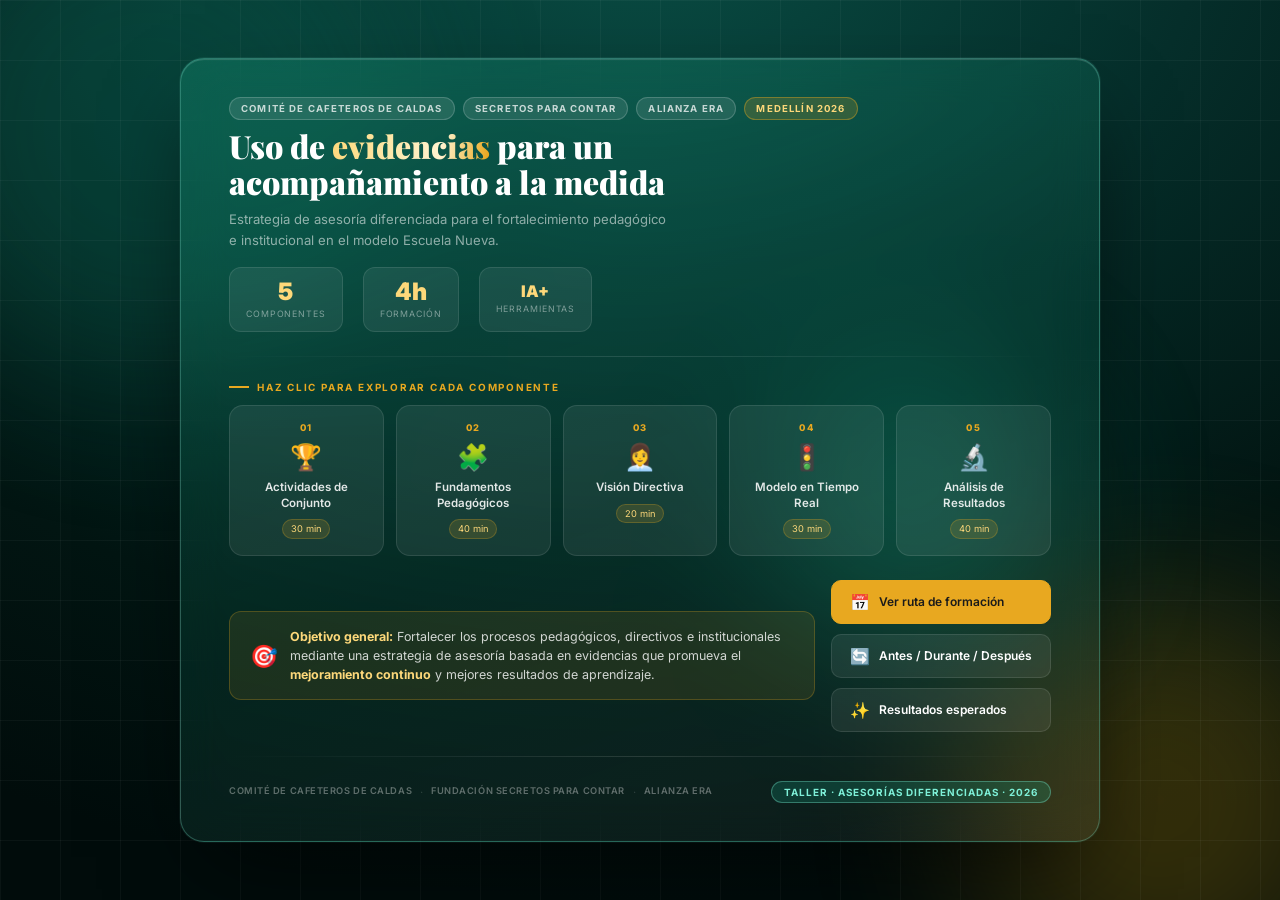
<file: index.html>
<!DOCTYPE html>
<html lang="es">
<head>
<meta charset="UTF-8">
<meta name="viewport" content="width=device-width, initial-scale=1.0">
<title>Acompañamiento a la Medida · Medellín 2026</title>
<link rel="icon" href="data:image/svg+xml,%3Csvg xmlns='http://www.w3.org/2000/svg' viewBox='0 0 64 64'%3E%3Crect width='64' height='64' rx='14' fill='%23042A28'/%3E%3Cpath d='M16 22h26v14a13 13 0 0 1-13 13h0a13 13 0 0 1-13-13V22Z' fill='none' stroke='%2319C79A' stroke-width='4'/%3E%3Cpath d='M42 26h6a6 6 0 0 1 0 12h-6' fill='none' stroke='%2319C79A' stroke-width='4'/%3E%3Cpath d='M23 9c-2 3 2 5 0 8M32 9c-2 3 2 5 0 8' fill='none' stroke='%23E0B53F' stroke-width='3' stroke-linecap='round'/%3E%3C/svg%3E">
<link href="https://fonts.googleapis.com/css2?family=Inter:ital,wght@0,300;0,400;0,600;0,700;0,800;0,900;1,400&family=Playfair+Display:wght@700;900&display=swap" rel="stylesheet">
<style>
*,*::before,*::after{box-sizing:border-box;margin:0;padding:0}
:root{
  /* Paleta esmeralda + aguamarina + dorado */
  --g1:#042A28;--g2:#0A5048;--g3:#0F7A63;--g4:#19C79A;
  --gold:#E8A820;--gold2:#FDD87A;
  --aqua:#7EF0D8;
  --white:#FFFFFF;--off:#F5F2EA;
  --gray:#6B7280;--dark:#1A1A1A;
  --radius:14px;
}
html{scroll-behavior:smooth}
body{
  font-family:'Inter',sans-serif;
  background:radial-gradient(110% 110% at 50% -10%,#0A4F46 0%,#052E2A 40%,#021512 75%,#010C0B 100%);
  color:var(--white);
  display:flex;flex-direction:column;
  align-items:center;
  min-height:100vh;
  padding:clamp(1rem,4vh,2.5rem) clamp(.5rem,2vw,1rem);
  position:relative;
  overflow-x:hidden;
}

/* BG ANIMADO */
.bg-orbs{position:fixed;inset:0;pointer-events:none;z-index:0}
.orb{position:absolute;border-radius:50%;filter:blur(80px);opacity:.25;animation:drift 12s ease-in-out infinite}
.orb1{width:500px;height:500px;background:var(--g3);top:-120px;left:-100px;animation-delay:0s}
.orb2{width:400px;height:400px;background:#C8930A;bottom:-100px;right:-80px;animation-delay:-4s}
.orb3{width:300px;height:300px;background:var(--g4);top:40%;left:60%;animation-delay:-8s}
@keyframes drift{0%,100%{transform:translate(0,0) scale(1)}33%{transform:translate(30px,-20px) scale(1.05)}66%{transform:translate(-20px,30px) scale(.95)}}

/* GRID PATRON */
.bg-grid{position:fixed;inset:0;pointer-events:none;z-index:0;
  background-image:linear-gradient(rgba(255,255,255,.04) 1px,transparent 1px),linear-gradient(90deg,rgba(255,255,255,.04) 1px,transparent 1px);
  background-size:60px 60px}

/* MAIN CARD */
.main{
  position:relative;z-index:10;
  margin:auto;
  width:min(920px,96vw);
  background:linear-gradient(160deg,rgba(34,214,168,.20),rgba(15,122,99,.18) 55%,rgba(255,255,255,.06));
  border:1px solid rgba(126,240,216,.28);
  border-radius:24px;
  backdrop-filter:blur(22px);
  box-shadow:0 40px 90px -25px rgba(0,0,0,.7),0 0 0 1px rgba(126,240,216,.08),inset 0 1px 0 rgba(255,255,255,.14);
  padding:clamp(1.5rem,3vw,2.5rem) clamp(1.5rem,4vw,3rem);
  display:flex;flex-direction:column;gap:1.5rem;
  animation:cardIn .7s cubic-bezier(.22,1,.36,1) both;
}
@keyframes cardIn{from{opacity:0;transform:translateY(24px) scale(.98)}to{opacity:1;transform:none}}

/* HEADER */
.header{display:flex;align-items:flex-start;justify-content:space-between;gap:1rem;flex-wrap:wrap}
.header-left{display:flex;flex-direction:column;gap:.5rem}
.badges{display:flex;gap:.5rem;flex-wrap:wrap}
.badge{
  font-size:.6rem;font-weight:700;letter-spacing:.12em;text-transform:uppercase;
  background:rgba(255,255,255,.1);border:1px solid rgba(255,255,255,.18);
  color:rgba(255,255,255,.75);padding:.3rem .7rem;border-radius:100px;
}
.badge.gold{background:rgba(232,168,32,.18);border-color:rgba(232,168,32,.4);color:var(--gold2);animation:badgeGlow 3.5s ease-in-out infinite}
@keyframes badgeGlow{0%,100%{box-shadow:0 0 0 0 rgba(232,168,32,0)}50%{box-shadow:0 0 14px 1px rgba(232,168,32,.35)}}
.titulo{font-family:'Playfair Display',serif;font-size:clamp(1.4rem,3vw,2rem);font-weight:900;line-height:1.15}
.titulo em{
  font-style:normal;position:relative;
  background:linear-gradient(100deg,var(--gold2) 0%,#fff3cf 35%,var(--gold) 50%,#fff3cf 65%,var(--gold2) 100%);
  background-size:200% 100%;
  -webkit-background-clip:text;background-clip:text;
  -webkit-text-fill-color:transparent;color:transparent;
  animation:shimmer 6s linear infinite;
}
@keyframes shimmer{0%{background-position:200% 0}100%{background-position:-200% 0}}
.subtitulo{font-size:.82rem;color:rgba(255,255,255,.55);max-width:440px;line-height:1.6}
.header-stats{display:flex;gap:1.25rem;flex-shrink:0}
.hstat{text-align:center;background:rgba(255,255,255,.07);border:1px solid rgba(255,255,255,.1);border-radius:12px;padding:.75rem 1rem;min-width:70px}
.hstat-n{font-size:1.5rem;font-weight:900;color:var(--gold2);line-height:1}
.hstat-l{font-size:.55rem;text-transform:uppercase;letter-spacing:.1em;color:rgba(255,255,255,.45);margin-top:.25rem}

/* DIVIDER */
.divider{height:1px;background:linear-gradient(90deg,transparent,rgba(255,255,255,.12),transparent)}

/* COMPONENTES GRID */
.sec-label{font-size:.62rem;font-weight:700;letter-spacing:.18em;text-transform:uppercase;color:var(--gold);margin-bottom:.75rem;display:flex;align-items:center;gap:.5rem}
.sec-label::before{content:'';width:20px;height:1.5px;background:var(--gold);display:block}

.comps-grid{display:grid;grid-template-columns:repeat(5,1fr);gap:.75rem}

.comp-btn{
  background:rgba(255,255,255,.07);
  border:1px solid rgba(255,255,255,.1);
  border-radius:var(--radius);
  padding:1rem .9rem;
  cursor:pointer;
  transition:all .22s cubic-bezier(.34,1.56,.64,1);
  text-align:center;
  position:relative;
  overflow:hidden;
  display:flex;flex-direction:column;align-items:center;gap:.5rem;
  color:var(--white);
  font-family:inherit;
  animation:compIn .55s cubic-bezier(.22,1,.36,1) backwards;
}
@keyframes compIn{from{opacity:0;transform:translateY(16px)}to{opacity:1;transform:none}}
.comps-grid .comp-btn:nth-child(1){animation-delay:.18s}
.comps-grid .comp-btn:nth-child(2){animation-delay:.26s}
.comps-grid .comp-btn:nth-child(3){animation-delay:.34s}
.comps-grid .comp-btn:nth-child(4){animation-delay:.42s}
.comps-grid .comp-btn:nth-child(5){animation-delay:.50s}
.comp-btn::before{
  content:'';position:absolute;inset:0;
  background:linear-gradient(135deg,var(--g4),transparent);
  opacity:0;transition:opacity .25s;
}
.comp-btn:hover{
  transform:translateY(-4px) scale(1.03);
  border-color:var(--gold);
  box-shadow:0 12px 32px rgba(0,0,0,.3),0 0 0 1px rgba(232,168,32,.25);
}
.comp-btn:hover::before{opacity:1}
.comp-btn:active{transform:scale(.97)}
.comp-num{font-size:.58rem;font-weight:800;letter-spacing:.15em;text-transform:uppercase;color:var(--gold);position:relative;z-index:1}
.comp-icon{font-size:1.6rem;position:relative;z-index:1;transition:transform .3s cubic-bezier(.34,1.56,.64,1)}
.comp-btn:hover .comp-icon{transform:scale(1.18) translateY(-2px) rotate(-4deg)}
.comp-name{font-size:.72rem;font-weight:600;line-height:1.35;color:rgba(255,255,255,.88);position:relative;z-index:1}
.comp-time{font-size:.58rem;color:var(--gold2);background:rgba(232,168,32,.15);border:1px solid rgba(232,168,32,.25);padding:.2rem .5rem;border-radius:100px;position:relative;z-index:1}

/* BOTTOM ROW */
.bottom-row{display:grid;grid-template-columns:1fr auto;gap:1rem;align-items:center}

/* OBJETIVO INLINE */
.objetivo-strip{
  background:rgba(232,168,32,.1);
  border:1px solid rgba(232,168,32,.25);
  border-radius:12px;
  padding:.9rem 1.25rem;
  display:flex;align-items:center;gap:.75rem;
}
.obj-icon{font-size:1.4rem;flex-shrink:0}
.obj-text{font-size:.78rem;color:rgba(255,255,255,.8);line-height:1.55}
.obj-text strong{color:var(--gold2)}

/* ACCIONES RÁPIDAS */
.acciones{display:flex;flex-direction:column;gap:.6rem}
.accion-btn{
  background:rgba(255,255,255,.07);border:1px solid rgba(255,255,255,.1);
  border-radius:10px;padding:.7rem 1.1rem;
  cursor:pointer;color:var(--white);font-family:inherit;
  font-size:.75rem;font-weight:600;
  display:flex;align-items:center;gap:.6rem;
  transition:all .2s;white-space:nowrap;
}
.accion-btn:hover{background:rgba(255,255,255,.14);border-color:rgba(255,255,255,.25);transform:translateX(3px)}
.accion-btn .aico{font-size:1rem}
.accion-btn.primary{background:var(--gold);color:var(--dark);border-color:var(--gold);position:relative;overflow:hidden}
.accion-btn.primary:hover{background:#f5b92a;transform:translateX(3px)}
.accion-btn.primary::after{
  content:'';position:absolute;top:0;left:-60%;width:40%;height:100%;
  background:linear-gradient(110deg,transparent,rgba(255,255,255,.55),transparent);
  transform:skewX(-20deg);animation:sweep 4.5s ease-in-out infinite;
}
@keyframes sweep{0%,55%{left:-60%}80%,100%{left:140%}}

/* FOOTER BAR */
.footer-bar{display:flex;align-items:center;justify-content:space-between;flex-wrap:wrap;gap:.5rem}
.footer-logos{display:flex;gap:.5rem;flex-wrap:wrap}
.flogo{font-size:.58rem;color:rgba(255,255,255,.35);font-weight:600;letter-spacing:.06em;text-transform:uppercase}
.flogo-sep{color:rgba(255,255,255,.15);font-size:.7rem}
.footer-pill{background:rgba(25,199,154,.18);border:1px solid rgba(126,240,216,.35);border-radius:100px;padding:.25rem .75rem;font-size:.62rem;font-weight:700;letter-spacing:.1em;text-transform:uppercase;color:var(--aqua)}

/* ===== MODAL ===== */
.overlay{
  position:fixed;inset:0;z-index:100;
  background:rgba(3,22,20,.85);
  backdrop-filter:blur(8px);
  display:flex;align-items:center;justify-content:center;
  padding:1rem;
  opacity:0;pointer-events:none;
  transition:opacity .3s;
}
.overlay.open{opacity:1;pointer-events:all}
.modal{
  background:linear-gradient(145deg,#0c4339,#052622);
  border:1px solid rgba(255,255,255,.14);
  border-radius:22px;
  width:min(680px,100%);
  max-height:90vh;
  overflow-y:auto;
  padding:2rem 2rem 1.5rem;
  transform:scale(.9) translateY(20px);
  transition:transform .35s cubic-bezier(.34,1.4,.64,1);
  position:relative;
}
.overlay.open .modal{transform:scale(1) translateY(0)}
.modal::-webkit-scrollbar{width:4px}
.modal::-webkit-scrollbar-track{background:rgba(255,255,255,.05)}
.modal::-webkit-scrollbar-thumb{background:rgba(255,255,255,.2);border-radius:2px}

.modal-close{
  position:absolute;top:1rem;right:1rem;
  width:32px;height:32px;border-radius:50%;
  background:rgba(255,255,255,.1);border:1px solid rgba(255,255,255,.15);
  color:rgba(255,255,255,.7);cursor:pointer;
  display:flex;align-items:center;justify-content:center;font-size:1.1rem;
  transition:all .2s;
}
.modal-close:hover{background:rgba(255,255,255,.2);color:var(--white)}

.modal-tag{font-size:.6rem;font-weight:800;letter-spacing:.18em;text-transform:uppercase;color:var(--gold);margin-bottom:.75rem}
.modal-titulo{font-family:'Playfair Display',serif;font-size:1.5rem;font-weight:900;margin-bottom:.5rem;line-height:1.2}
.modal-sub{font-size:.83rem;color:rgba(255,255,255,.55);margin-bottom:1.5rem;line-height:1.6}

.modal-divider{height:1px;background:rgba(255,255,255,.08);margin:1.25rem 0}

/* Cuerpo del modal — layout flexible */
.modal-body{display:flex;flex-direction:column;gap:1rem}

.info-block{background:rgba(255,255,255,.05);border:1px solid rgba(255,255,255,.09);border-radius:12px;padding:1rem 1.25rem}
.info-block h4{font-size:.72rem;font-weight:700;letter-spacing:.12em;text-transform:uppercase;color:var(--gold2);margin-bottom:.65rem}
.info-block p{font-size:.83rem;color:rgba(255,255,255,.7);line-height:1.65}

.list-items{display:flex;flex-direction:column;gap:.5rem}
.list-item{display:flex;align-items:flex-start;gap:.6rem;font-size:.82rem;color:rgba(255,255,255,.75);line-height:1.5}
.list-item::before{content:'▸';color:var(--gold);flex-shrink:0;margin-top:.05rem}

.pill-row{display:flex;flex-wrap:wrap;gap:.4rem;margin-top:.5rem}
.pill{font-size:.68rem;font-weight:600;background:rgba(25,199,154,.18);border:1px solid rgba(126,240,216,.3);color:var(--aqua);padding:.25rem .65rem;border-radius:100px}

.evidencia-box{
  background:rgba(232,168,32,.08);border:1px solid rgba(232,168,32,.2);
  border-radius:12px;padding:1rem 1.25rem;
  display:flex;align-items:flex-start;gap:.75rem;
}
.evidencia-box .ev-ico{font-size:1.3rem;flex-shrink:0}
.evidencia-box .ev-text{font-size:.8rem;color:rgba(255,255,255,.75);line-height:1.6;font-style:italic}
.evidencia-box .ev-text strong{color:var(--gold2);font-style:normal}

/* Modal ruta (timeline compacto) */
.tl-compact{display:flex;flex-direction:column;gap:.5rem}
.tl-row{display:flex;align-items:center;gap:.9rem;background:rgba(255,255,255,.04);border:1px solid rgba(255,255,255,.08);border-radius:10px;padding:.75rem 1rem;cursor:pointer;transition:all .2s}
.tl-row:hover{background:rgba(255,255,255,.09);border-color:rgba(255,255,255,.18);transform:translateX(4px)}
.tl-ico{font-size:1.2rem;flex-shrink:0}
.tl-info{flex:1}
.tl-tit{font-size:.82rem;font-weight:700;color:var(--white)}
.tl-det{font-size:.7rem;color:rgba(255,255,255,.45);margin-top:.1rem}
.tl-dur{font-size:.65rem;font-weight:700;background:rgba(232,168,32,.18);color:var(--gold2);padding:.22rem .55rem;border-radius:100px;flex-shrink:0}

/* Modal antes/durante/despues */
.fases-row{display:grid;grid-template-columns:repeat(3,1fr);gap:.75rem}
.fase-card{background:rgba(255,255,255,.05);border:1px solid rgba(255,255,255,.1);border-radius:12px;padding:1.1rem;text-align:center;transition:all .3s}
.fase-card.activa{background:rgba(25,199,154,.22);border-color:var(--g4);transform:scale(1.04)}
.fase-ico{font-size:1.8rem;margin-bottom:.5rem}
.fase-nombre{font-size:.75rem;font-weight:800;text-transform:uppercase;letter-spacing:.1em;color:var(--gold2);margin-bottom:.35rem}
.fase-desc{font-size:.72rem;color:rgba(255,255,255,.55);line-height:1.45}

/* Modal resultados */
.res-grid{display:grid;grid-template-columns:repeat(3,1fr);gap:.75rem}
.res-mini{background:rgba(255,255,255,.05);border:1px solid rgba(255,255,255,.08);border-radius:12px;padding:1.1rem .9rem;text-align:center}
.res-ico{font-size:1.6rem;margin-bottom:.5rem}
.res-tit{font-size:.75rem;font-weight:700;color:var(--white);margin-bottom:.35rem}
.res-txt{font-size:.7rem;color:rgba(255,255,255,.5);line-height:1.45}

/* Modal nav */
.modal-nav{display:flex;align-items:center;justify-content:space-between;margin-top:1.5rem;padding-top:1rem;border-top:1px solid rgba(255,255,255,.08)}
.mnav-btn{background:rgba(255,255,255,.08);border:1px solid rgba(255,255,255,.13);color:rgba(255,255,255,.7);padding:.55rem 1.1rem;border-radius:8px;cursor:pointer;font-family:inherit;font-size:.75rem;font-weight:600;display:flex;align-items:center;gap:.4rem;transition:all .2s}
.mnav-btn:hover{background:rgba(255,255,255,.15);color:var(--white)}
.mnav-btn:disabled{opacity:.3;cursor:default;pointer-events:none}
.mnav-dots{display:flex;gap:.4rem}
.mdot{width:7px;height:7px;border-radius:50%;background:rgba(255,255,255,.2);cursor:pointer;transition:all .2s}
.mdot.active{background:var(--gold);transform:scale(1.3)}

/* TOAST */
.toast{
  position:fixed;bottom:2rem;left:50%;transform:translateX(-50%) translateY(20px);
  background:var(--g4);border:1px solid rgba(255,255,255,.2);
  color:var(--white);font-size:.78rem;font-weight:600;
  padding:.7rem 1.4rem;border-radius:100px;
  opacity:0;pointer-events:none;transition:all .4s;
  z-index:200;white-space:nowrap;
}
.toast.show{opacity:1;transform:translateX(-50%) translateY(0)}

/* Respeta preferencia de menor movimiento */
@media(prefers-reduced-motion:reduce){
  *,*::before,*::after{animation-duration:.001ms!important;animation-iteration-count:1!important;transition-duration:.001ms!important}
}

/* RESPONSIVE */
@media(max-width:760px){
  .comps-grid{grid-template-columns:repeat(3,1fr)}
  .bottom-row{grid-template-columns:1fr}
  .acciones{flex-direction:row;flex-wrap:wrap}
  .acciones .accion-btn{flex:1 1 auto;justify-content:center;white-space:normal}
}
@media(max-width:560px){
  .header{flex-direction:column}
  .header-stats{align-self:stretch;justify-content:space-between;gap:.6rem}
  .hstat{flex:1}
  .fases-row,.res-grid{grid-template-columns:1fr}
  .modal{padding:1.5rem 1.25rem 1.25rem}
}
@media(max-width:430px){
  .comps-grid{grid-template-columns:repeat(2,1fr)}
  .titulo br{display:none}
  .badge{font-size:.55rem;padding:.25rem .55rem}
}
</style>
</head>
<body>

<div class="bg-orbs">
  <div class="orb orb1"></div>
  <div class="orb orb2"></div>
  <div class="orb orb3"></div>
</div>
<div class="bg-grid"></div>

<!-- ══ MAIN CARD ══════════════════════════════════════════════════ -->
<div class="main">

  <!-- HEADER -->
  <div class="header">
    <div class="header-left">
      <div class="badges">
        <span class="badge">Comité de Cafeteros de Caldas</span>
        <span class="badge">Secretos para Contar</span>
        <span class="badge">Alianza ERA</span>
        <span class="badge gold">Medellín 2026</span>
      </div>
      <h1 class="titulo">Uso de <em>evidencias</em> para un<br>acompañamiento a la medida</h1>
      <p class="subtitulo">Estrategia de asesoría diferenciada para el fortalecimiento pedagógico e institucional en el modelo Escuela Nueva.</p>
    </div>
    <div class="header-stats">
      <div class="hstat"><div class="hstat-n">5</div><div class="hstat-l">Componentes</div></div>
      <div class="hstat"><div class="hstat-n">4h</div><div class="hstat-l">Formación</div></div>
      <div class="hstat"><div class="hstat-n" style="font-size:1rem;margin-top:.2rem">IA+</div><div class="hstat-l">Herramientas</div></div>
    </div>
  </div>

  <div class="divider"></div>

  <!-- COMPONENTES -->
  <div>
    <div class="sec-label">Haz clic para explorar cada componente</div>
    <div class="comps-grid">
      <button class="comp-btn" onclick="abrirComp(0)">
        <span class="comp-num">01</span>
        <span class="comp-icon">🏆</span>
        <span class="comp-name">Actividades de Conjunto</span>
        <span class="comp-time">30 min</span>
      </button>
      <button class="comp-btn" onclick="abrirComp(1)">
        <span class="comp-num">02</span>
        <span class="comp-icon">🧩</span>
        <span class="comp-name">Fundamentos Pedagógicos</span>
        <span class="comp-time">40 min</span>
      </button>
      <button class="comp-btn" onclick="abrirComp(2)">
        <span class="comp-num">03</span>
        <span class="comp-icon">👩‍💼</span>
        <span class="comp-name">Visión Directiva</span>
        <span class="comp-time">20 min</span>
      </button>
      <button class="comp-btn" onclick="abrirComp(3)">
        <span class="comp-num">04</span>
        <span class="comp-icon">🚦</span>
        <span class="comp-name">Modelo en Tiempo Real</span>
        <span class="comp-time">30 min</span>
      </button>
      <button class="comp-btn" onclick="abrirComp(4)">
        <span class="comp-num">05</span>
        <span class="comp-icon">🔬</span>
        <span class="comp-name">Análisis de Resultados</span>
        <span class="comp-time">40 min</span>
      </button>
    </div>
  </div>

  <!-- BOTTOM ROW -->
  <div class="bottom-row">
    <div class="objetivo-strip">
      <span class="obj-icon">🎯</span>
      <div class="obj-text">
        <strong>Objetivo general:</strong> Fortalecer los procesos pedagógicos, directivos e institucionales mediante una estrategia de asesoría basada en evidencias que promueva el <strong>mejoramiento continuo</strong> y mejores resultados de aprendizaje.
      </div>
    </div>
    <div class="acciones">
      <button class="accion-btn primary" onclick="abrirRuta()">
        <span class="aico">📅</span> Ver ruta de formación
      </button>
      <button class="accion-btn" onclick="abrirFases()">
        <span class="aico">🔄</span> Antes / Durante / Después
      </button>
      <button class="accion-btn" onclick="abrirResultados()">
        <span class="aico">✨</span> Resultados esperados
      </button>
    </div>
  </div>

  <div class="divider"></div>

  <!-- FOOTER -->
  <div class="footer-bar">
    <div class="footer-logos">
      <span class="flogo">Comité de Cafeteros de Caldas</span>
      <span class="flogo-sep">·</span>
      <span class="flogo">Fundación Secretos para Contar</span>
      <span class="flogo-sep">·</span>
      <span class="flogo">Alianza ERA</span>
    </div>
    <div class="footer-pill">Taller · Asesorías Diferenciadas · 2026</div>
  </div>

</div><!-- /main -->

<!-- ══ MODALES COMPONENTES ════════════════════════════════════════ -->
<div class="overlay" id="overlay-comp" onclick="cerrarComp(event)">
  <div class="modal" id="modal-comp">
    <button class="modal-close" onclick="cerrarModal('overlay-comp')">✕</button>

    <div id="mc-tag" class="modal-tag"></div>
    <h2 id="mc-titulo" class="modal-titulo"></h2>
    <p id="mc-sub" class="modal-sub"></p>

    <div class="modal-divider"></div>

    <div class="modal-body">
      <div class="info-block">
        <h4>¿Qué se hace?</h4>
        <div id="mc-actividades" class="list-items"></div>
      </div>
      <div class="info-block" id="mc-recursos-block">
        <h4>Recursos</h4>
        <div id="mc-recursos" class="pill-row"></div>
      </div>
      <div class="evidencia-box">
        <span class="ev-ico">✦</span>
        <div class="ev-text" id="mc-evidencia"></div>
      </div>
    </div>

    <div class="modal-nav">
      <button class="mnav-btn" id="mnav-prev" onclick="navComp(-1)">← Anterior</button>
      <div class="mnav-dots" id="mnav-dots"></div>
      <button class="mnav-btn" id="mnav-next" onclick="navComp(1)">Siguiente →</button>
    </div>
  </div>
</div>

<!-- ══ MODAL RUTA ═════════════════════════════════════════════════ -->
<div class="overlay" id="overlay-ruta" onclick="cerrarOverlay(event,'overlay-ruta')">
  <div class="modal">
    <button class="modal-close" onclick="cerrarModal('overlay-ruta')">✕</button>
    <div class="modal-tag">Proceso de formación</div>
    <h2 class="modal-titulo">Ruta de 4 horas</h2>
    <p class="modal-sub">Secuencia de actividades, tiempos y evidencias de aprendizaje para cada momento.</p>
    <div class="modal-divider"></div>
    <div class="tl-compact">
      <div class="tl-row" onclick="abrirComp(0)"><span class="tl-ico">🏆</span><div class="tl-info"><div class="tl-tit">Actividades de conjunto</div><div class="tl-det">Copa Mundial · Mis Compromisos · Competencias socioemocionales</div></div><span class="tl-dur">30 min</span></div>
      <div class="tl-row" onclick="abrirComp(1)"><span class="tl-ico">🧩</span><div class="tl-info"><div class="tl-tit">Fundamentos del acompañamiento</div><div class="tl-det">Construyendo el conocimiento pieza a pieza · Momento dirigido</div></div><span class="tl-dur">40 min</span></div>
      <div class="tl-row" onclick="abrirComp(2)"><span class="tl-ico">👩‍💼</span><div class="tl-info"><div class="tl-tit">Visión directiva del modelo</div><div class="tl-det">Exploración de herramienta · Ejercicio práctico de evidencia</div></div><span class="tl-dur">20 min</span></div>
      <div class="tl-row" onclick="abrirComp(3)"><span class="tl-ico">🚦</span><div class="tl-info"><div class="tl-tit">Estado del modelo en tiempo real</div><div class="tl-det">Herramienta Semáforo · Diálogo sobre evidencias</div></div><span class="tl-dur">30 min</span></div>
      <div class="tl-row" onclick="abrirComp(4)"><span class="tl-ico">🔬</span><div class="tl-info"><div class="tl-tit">Análisis de resultados</div><div class="tl-det">Ruta de mejoramiento intensivo · Plataforma Prisma · IA</div></div><span class="tl-dur">40 min</span></div>
      <div class="tl-row" style="border-color:rgba(232,168,32,.3);background:rgba(232,168,32,.07)"><span class="tl-ico">📋</span><div class="tl-info"><div class="tl-tit">Planeación práctica de visita a la medida</div><div class="tl-det">Grupos · Roles · Ejercicio integrador · Plenaria</div></div><span class="tl-dur">2 horas</span></div>
    </div>
  </div>
</div>

<!-- ══ MODAL FASES ════════════════════════════════════════════════ -->
<div class="overlay" id="overlay-fases" onclick="cerrarOverlay(event,'overlay-fases')">
  <div class="modal">
    <button class="modal-close" onclick="cerrarModal('overlay-fases')">✕</button>
    <div class="modal-tag">Estructura de la visita</div>
    <h2 class="modal-titulo">El antes, durante y el después</h2>
    <p class="modal-sub">Cada visita de acompañamiento se planea y ejecuta en tres momentos articulados.</p>
    <div class="modal-divider"></div>
    <div class="fases-row" id="fases-row">
      <div class="fase-card activa" id="fc-antes">
        <div class="fase-ico">📝</div>
        <div class="fase-nombre">Antes</div>
        <div class="fase-desc">Análisis de evidencias y planeación diferenciada de la visita según el estado de cada institución.</div>
      </div>
      <div class="fase-card" id="fc-durante">
        <div class="fase-ico">🤝</div>
        <div class="fase-nombre">Durante</div>
        <div class="fase-desc">Implementación del acompañamiento situado, contextualizado y ajustado a las necesidades reales.</div>
      </div>
      <div class="fase-card" id="fc-despues">
        <div class="fase-ico">📊</div>
        <div class="fase-nombre">Después</div>
        <div class="fase-desc">Seguimiento a compromisos, retroalimentación y consolidación de la mejora continua.</div>
      </div>
    </div>
    <div class="modal-divider"></div>
    <div class="info-block">
      <h4>Insumos para la planeación</h4>
      <div class="list-items">
        <div class="list-item">Visión directiva sobre la implementación del modelo</div>
        <div class="list-item">Estado del modelo en tiempo real (Herramienta Semáforo)</div>
        <div class="list-item">Análisis de resultados de evaluaciones internas y externas</div>
      </div>
    </div>
  </div>
</div>

<!-- ══ MODAL RESULTADOS ═══════════════════════════════════════════ -->
<div class="overlay" id="overlay-resultados" onclick="cerrarOverlay(event,'overlay-resultados')">
  <div class="modal">
    <button class="modal-close" onclick="cerrarModal('overlay-resultados')">✕</button>
    <div class="modal-tag">¿Qué vamos a lograr?</div>
    <h2 class="modal-titulo">Resultados esperados</h2>
    <p class="modal-sub">Transformaciones concretas en los equipos y las instituciones participantes.</p>
    <div class="modal-divider"></div>
    <div class="res-grid">
      <div class="res-mini"><div class="res-ico">🧠</div><div class="res-tit">Capacidades fortalecidas</div><div class="res-txt">Equipos con mayor habilidad para interpretar evidencias y diseñar rutas de acompañamiento.</div></div>
      <div class="res-mini"><div class="res-ico">🎯</div><div class="res-tit">Decisiones informadas</div><div class="res-txt">Mejor planeación y ejecución de visitas a partir del análisis sistemático de múltiples fuentes.</div></div>
      <div class="res-mini"><div class="res-ico">♻️</div><div class="res-tit">Mejora continua</div><div class="res-txt">Consolidación de procesos de seguimiento y retroalimentación basados en evidencia.</div></div>
    </div>
    <div class="modal-divider"></div>
    <div class="info-block">
      <h4>Valor agregado de la propuesta</h4>
      <p>Integración articulada de <strong style="color:var(--gold2)">evidencias, inteligencia artificial, liderazgo pedagógico y acompañamiento diferenciado</strong>, para que cada institución reciba una asesoría pertinente, contextualizada y orientada a resultados medibles.</p>
    </div>
  </div>
</div>

<div class="toast" id="toast"></div>

<script>
const comps = [
  {
    tag:'Componente 01 · 30 minutos',
    titulo:'Actividades de Conjunto',
    sub:'Reflexión, lúdica y construcción de compromisos para fortalecer las competencias socioemocionales y ciudadanas.',
    actividades:['Reflexión','Actividad lúdica: Copa Mundial de los Aprendizajes','Instrumento de Gobierno Estudiantil "Mis Compromisos"','Valoración participativa de las actividades desarrolladas'],
    recursos:['Cuaderno de actividades','Tarjetas','Presentación Copa Mundial','Marcadores'],
    evidencia:'<strong>Evidencia de aprendizaje:</strong> Reconozco la importancia de las actividades de conjunto para el desarrollo de competencias socioemocionales y ciudadanas.'
  },
  {
    tag:'Componente 02 · 40 minutos',
    titulo:'Fundamentos Pedagógicos del Acompañamiento a la Medida',
    sub:'Enfoque situado y contextualizado basado en los planteamientos de Michael Fullan para identificar necesidades y orientar acciones de mejora.',
    actividades:['Actividad: "Construyendo el conocimiento pieza a pieza"','Realización de momento dirigido','Co-construcción de conceptos con herramienta digital','Análisis de prácticas pedagógicas y de gestión'],
    recursos:['Rompecabezas','Herramienta digital co-construcción'],
    evidencia:'<strong>Evidencia de aprendizaje:</strong> Comprendo los principios del acompañamiento a la medida y su relación con el uso de evidencias para la toma de decisiones informadas.'
  },
  {
    tag:'Componente 03 · 20 minutos',
    titulo:'Visión Directiva de la Implementación del Modelo',
    sub:'La percepción y experiencia de los rectores como fuente estratégica de evidencia para comprender el estado de implementación.',
    actividades:['Introducción y contextualización','Exploración de herramienta digital de seguimiento','Ejercicio práctico: uso de evidencia para definir rutas de asesoría','Identificación de fortalezas, desafíos y oportunidades de mejora'],
    recursos:['Herramienta digital de visión directiva'],
    evidencia:'<strong>Evidencia de aprendizaje:</strong> Fundamento y uso evidencias para la definición de rutas de asesoría y acompañamiento a la medida, conforme a la visión directiva de la implementación.'
  },
  {
    tag:'Componente 04 · 30 minutos',
    titulo:'Estado del Modelo en Tiempo Real',
    sub:'La herramienta Semáforo permite monitorear en tiempo real el nivel de implementación del modelo en cada sede visitada.',
    actividades:['Socialización de la herramienta Semáforo','Análisis de informes de visita generados','Diálogo sobre las evidencias que arroja la herramienta','Orientación del acompañamiento según nivel de implementación'],
    recursos:['Herramienta Semáforo'],
    evidencia:'<strong>Evidencia de aprendizaje:</strong> Socializo y analizo la herramienta Semáforo para el monitoreo del estado del modelo y facilito el diálogo sobre evidencias para la planeación.'
  },
  {
    tag:'Componente 05 · 40 minutos',
    titulo:'Análisis de Resultados para el Acompañamiento',
    sub:'Interpretación de evaluaciones internas y externas apoyada en inteligencia artificial para focalizar el mejoramiento intensivo.',
    actividades:['Fundamentación de la ruta de mejoramiento intensivo','Identificación de aprendizajes prioritarios','Uso de Plataforma Prisma para el análisis de datos','Uso de herramientas de IA para recomendaciones contextualizadas'],
    recursos:['Plataforma Prisma','Herramientas IA'],
    evidencia:'<strong>Evidencia de aprendizaje:</strong> Comprendo la ruta de mejoramiento intensivo como estrategia para identificar aprendizajes prioritarios y planificar acciones de asesoría a partir del análisis de evaluaciones.'
  }
];

let compActual = 0;

function abrirComp(i){
  compActual = i;
  renderComp();
  const oc = document.getElementById('overlay-comp');
  oc.style.zIndex = '200';
  oc.classList.add('open');
}

function renderComp(){
  const c = comps[compActual];
  document.getElementById('mc-tag').textContent = c.tag;
  document.getElementById('mc-titulo').textContent = c.titulo;
  document.getElementById('mc-sub').textContent = c.sub;

  const acts = document.getElementById('mc-actividades');
  acts.innerHTML = c.actividades.map(a=>`<div class="list-item">${a}</div>`).join('');

  const rec = document.getElementById('mc-recursos');
  rec.innerHTML = c.recursos.map(r=>`<span class="pill">${r}</span>`).join('');

  document.getElementById('mc-evidencia').innerHTML = c.evidencia;

  // dots
  const dots = document.getElementById('mnav-dots');
  dots.innerHTML = comps.map((_,i)=>`<div class="mdot${i===compActual?' active':''}" onclick="navA(${i})"></div>`).join('');

  document.getElementById('mnav-prev').disabled = compActual === 0;
  document.getElementById('mnav-next').disabled = compActual === comps.length-1;
}

function navComp(dir){
  compActual = Math.max(0, Math.min(comps.length-1, compActual+dir));
  renderComp();
}
function navA(i){ compActual=i; renderComp(); }

function cerrarComp(e){
  if(e.target===document.getElementById('overlay-comp')) cerrarModal('overlay-comp');
}
function cerrarOverlay(e, id){
  if(e.target===document.getElementById(id)) cerrarModal(id);
}
function cerrarModal(id){
  const el = document.getElementById(id);
  el.classList.remove('open');
  if(id === 'overlay-comp') el.style.zIndex = '100';
}

function abrirRuta(){ document.getElementById('overlay-ruta').classList.add('open'); }
function abrirFases(){ document.getElementById('overlay-fases').classList.add('open'); iniciarFases(); }
function abrirResultados(){ document.getElementById('overlay-resultados').classList.add('open'); }

// Animación fases
let faseTimer = null;
const faseIds = ['fc-antes','fc-durante','fc-despues'];
let faseIdx = 0;
function iniciarFases(){
  clearInterval(faseTimer);
  faseIdx = 0;
  activarFase();
  faseTimer = setInterval(()=>{
    faseIdx = (faseIdx+1)%3;
    activarFase();
  }, 2200);
}
function activarFase(){
  faseIds.forEach((id,i)=>{
    document.getElementById(id).classList.toggle('activa', i===faseIdx);
  });
}

// Toast helper
function toast(msg){
  const t = document.getElementById('toast');
  t.textContent = msg;
  t.classList.add('show');
  setTimeout(()=>t.classList.remove('show'), 2500);
}

// Contadores animados del header
(function countUp(){
  if(window.matchMedia('(prefers-reduced-motion:reduce)').matches) return;
  document.querySelectorAll('.hstat-n').forEach(el=>{
    const raw = el.textContent.trim();
    const m = raw.match(/^(\d+)(\D*)$/);
    if(!m) return;                       // p.ej. "IA+" se deja igual
    const end = +m[1], suf = m[2], dur = 900, t0 = performance.now();
    (function tick(now){
      const p = Math.min(1,(now-t0)/dur);
      const e = 1-Math.pow(1-p,3);        // ease-out
      el.textContent = Math.round(end*e)+suf;
      if(p<1) requestAnimationFrame(tick);
    })(t0);
  });
})();

// ESC cierra modales
document.addEventListener('keydown', e=>{
  if(e.key==='Escape'){
    ['overlay-comp','overlay-ruta','overlay-fases','overlay-resultados']
      .forEach(id=>cerrarModal(id));
    clearInterval(faseTimer);
  }
});
</script>
</body>
</html>
</file>
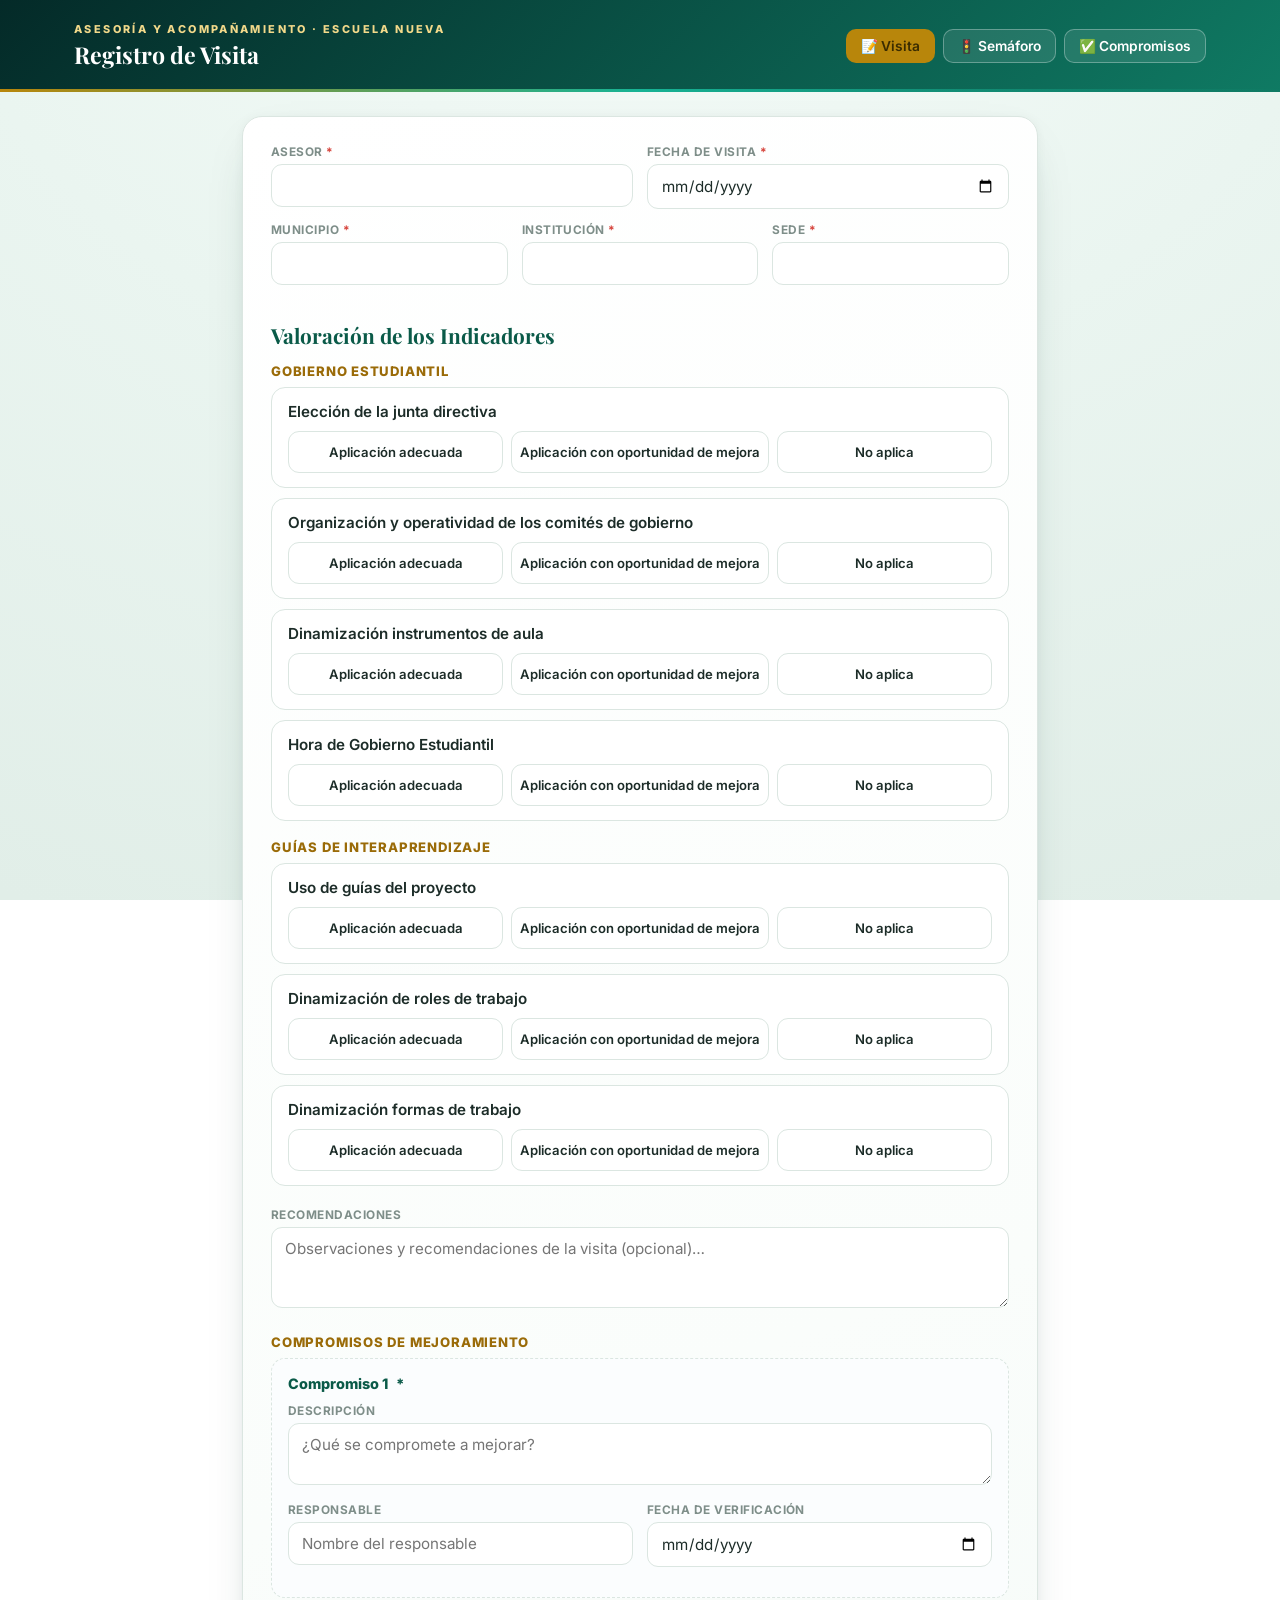
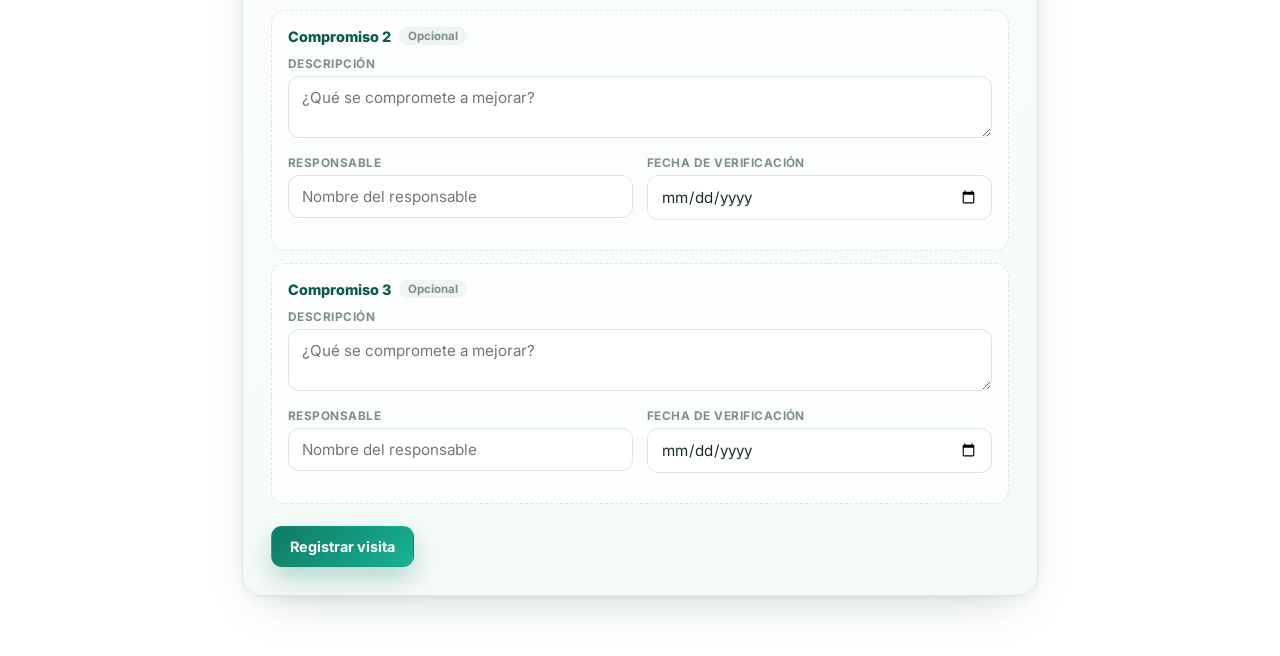
<file: visitas-asesoria/index.html>
<!DOCTYPE html>
<html lang="es">
<head>
<meta charset="UTF-8">
<meta name="viewport" content="width=device-width, initial-scale=1.0">
<title>Visitas Escuela Nueva · Formulario de visita</title>
<link rel="icon" href="data:image/svg+xml,%3Csvg xmlns='http://www.w3.org/2000/svg' viewBox='0 0 64 64'%3E%3Crect width='64' height='64' rx='14' fill='%230F7A63'/%3E%3Cpath d='M16 22h26v14a13 13 0 0 1-13 13h0a13 13 0 0 1-13-13V22Z' fill='none' stroke='%23fff' stroke-width='4'/%3E%3Cpath d='M42 26h6a6 6 0 0 1 0 12h-6' fill='none' stroke='%23fff' stroke-width='4'/%3E%3Cpath d='M23 9c-2 3 2 5 0 8M32 9c-2 3 2 5 0 8' fill='none' stroke='%23E8C766' stroke-width='3' stroke-linecap='round'/%3E%3C/svg%3E">
<link href="https://fonts.googleapis.com/css2?family=Inter:wght@300;400;600;700;800;900&family=Playfair+Display:wght@700;900&display=swap" rel="stylesheet">
<link rel="stylesheet" href="style.css">
<style>
  .seccion{margin-bottom:22px}
  .bloque-tit{font-family:'Playfair Display',Georgia,serif;font-size:1.3rem;color:var(--emerald-d);margin-bottom:14px}
  .seccion .sec-tit{font-size:.82rem;font-weight:800;letter-spacing:.06em;text-transform:uppercase;color:var(--gold2);margin-bottom:8px}
  .ind{border:1px solid var(--line);border-radius:14px;padding:14px 16px;margin-bottom:10px;background:#fff}
  .ind .ind-t{font-weight:600;font-size:.95rem;margin-bottom:10px;color:var(--ink)}
  .opts{display:grid;grid-template-columns:repeat(3,1fr);gap:8px}
  .opts input{position:absolute;opacity:0;pointer-events:none}
  .opts label{display:flex;align-items:center;justify-content:center;text-align:center;border:1.6px solid var(--line);border-radius:11px;
    padding:12px 8px;cursor:pointer;font-size:clamp(.6rem,1.5vw,.82rem);font-weight:600;transition:.15s;background:#fff;user-select:none;white-space:nowrap}
  .opts label:hover{border-color:var(--g4)}
  .opts .o-aa input:checked + label{background:var(--verde);color:#fff;border-color:transparent}
  .opts .o-am input:checked + label{background:var(--amarillo);color:#fff;border-color:transparent}
  .opts .o-na input:checked + label{background:var(--rojo);color:#fff;border-color:transparent}
  @media(max-width:560px){
    .bloque-tit{font-size:1.15rem}
    .opts{grid-template-columns:1fr;gap:7px}
    .opts label{font-size:.92rem;justify-content:flex-start;padding:13px 16px;white-space:normal}
    .ind{padding:13px 14px}
  }
  .compromiso{border:1px dashed var(--line);border-radius:14px;padding:16px;margin-bottom:12px;background:#fbfdfe}
  .compromiso .ch{font-weight:800;color:var(--emerald-d);font-size:.9rem;margin-bottom:12px;display:flex;align-items:center;gap:8px}
  .opc{font-size:.72rem;font-weight:700;color:var(--ink3);background:var(--surf2);border-radius:999px;padding:2px 9px}
  .err{color:var(--rojo);font-size:.88rem;font-weight:600;margin-top:6px}
  /* ---- Modal: resumen / estados ---- */
  .mfoot{display:flex;gap:10px;flex-wrap:wrap;margin-top:20px}
  .mfoot.center{justify-content:center}
  .ck{width:74px;height:74px;border-radius:50%;background:linear-gradient(135deg,var(--emerald),var(--aqua));
    margin:0 auto 16px;display:grid;place-items:center;box-shadow:0 14px 30px rgba(15,122,99,.30)}
  .mtit{font-family:'Playfair Display',serif;font-size:1.5rem;color:var(--emerald-d);text-align:center;margin-bottom:6px}
  .mtxt{color:var(--ink2);text-align:center;max-width:42ch;margin:0 auto 18px;line-height:1.5;font-size:.92rem}
  .sum-sec{font-size:.72rem;font-weight:800;text-transform:uppercase;letter-spacing:.05em;color:var(--gold2);margin:16px 0 8px}
  .sum-grid{display:grid;grid-template-columns:1fr 1fr;gap:8px 16px}
  .sum-grid .k{font-size:.68rem;font-weight:700;text-transform:uppercase;letter-spacing:.04em;color:var(--ink3)}
  .sum-grid .v{font-size:.95rem;color:var(--ink);font-weight:600;margin-top:1px}
  .sum-grid .full{grid-column:1/-1}
  .vchips{display:flex;gap:8px;flex-wrap:wrap}
  .vchip{border-radius:999px;padding:5px 13px;font-size:.82rem;font-weight:700}
  .vchip.verde{background:rgba(23,166,115,.14);color:#0c7a52}
  .vchip.amarillo{background:rgba(217,148,0,.16);color:#8a6a00}
  .vchip.rojo{background:rgba(214,68,60,.14);color:#a8322b}
  .err-box{background:#fff5f3;border:1px solid #f3cfc9;border-radius:12px;padding:14px 16px;color:#a8322b;font-size:.92rem;line-height:1.5}
  .mload{text-align:center;padding:48px 24px}
  .mload p{color:var(--ink2);font-weight:600;margin-top:6px}
</style>
</head>
<body>
  <div class="topbar">
    <div class="inner">
      <div>
        <div class="kicker">Asesoría y Acompañamiento · Escuela Nueva</div>
        <h1>Registro de Visita</h1>
      </div>
      <nav class="nav">
        <a href="index.html" class="active">📝 Visita</a>
        <a href="semaforo.html">🚦 Semáforo</a>
        <a href="compromisos.html">✅ Compromisos</a>
      </nav>
    </div>
  </div>

  <div class="wrap wrap-narrow">
    <form id="form" class="card" style="padding:clamp(18px,4vw,28px)">

      <div class="seccion">
        <div class="grid2">
          <div class="fld"><label>Asesor <span class="req">*</span></label><input id="asesor" required></div>
          <div class="fld"><label>Fecha de visita <span class="req">*</span></label><input id="fecha_visita" type="date" required></div>
        </div>
        <div class="grid3">
          <div class="fld"><label>Municipio <span class="req">*</span></label><input id="municipio" required></div>
          <div class="fld"><label>Institución <span class="req">*</span></label><input id="institucion" required></div>
          <div class="fld"><label>Sede <span class="req">*</span></label><input id="sede" required></div>
        </div>
      </div>

      <div class="seccion">
        <h2 class="bloque-tit">Valoración de los Indicadores</h2>
        <div class="sec-tit">Gobierno Estudiantil</div>
        <div id="secA"></div>
        <div class="sec-tit" style="margin-top:18px">Guías de Interaprendizaje</div>
        <div id="secB"></div>
      </div>

      <div class="seccion">
        <div class="fld"><label>Recomendaciones</label><textarea id="recomendaciones" rows="3" placeholder="Observaciones y recomendaciones de la visita (opcional)…"></textarea></div>
      </div>

      <div class="seccion">
        <div class="sec-tit">Compromisos de mejoramiento</div>
        <div id="compromisos"></div>
      </div>

      <div style="display:flex;align-items:center;gap:16px;flex-wrap:wrap;margin-top:8px">
        <button type="submit" class="btn primary" id="btn">Registrar visita</button>
        <span class="err" id="err"></span>
      </div>
    </form>

  </div>

  <!-- Modal: confirmación / cargando / resumen-éxito / error -->
  <div class="modal" id="modal"><div class="box" id="modalBox"></div></div>

  <div class="toast" id="toast"></div>

  <script src="config.js"></script>
  <script src="formulario.js"></script>
</body>
</html>
</file>
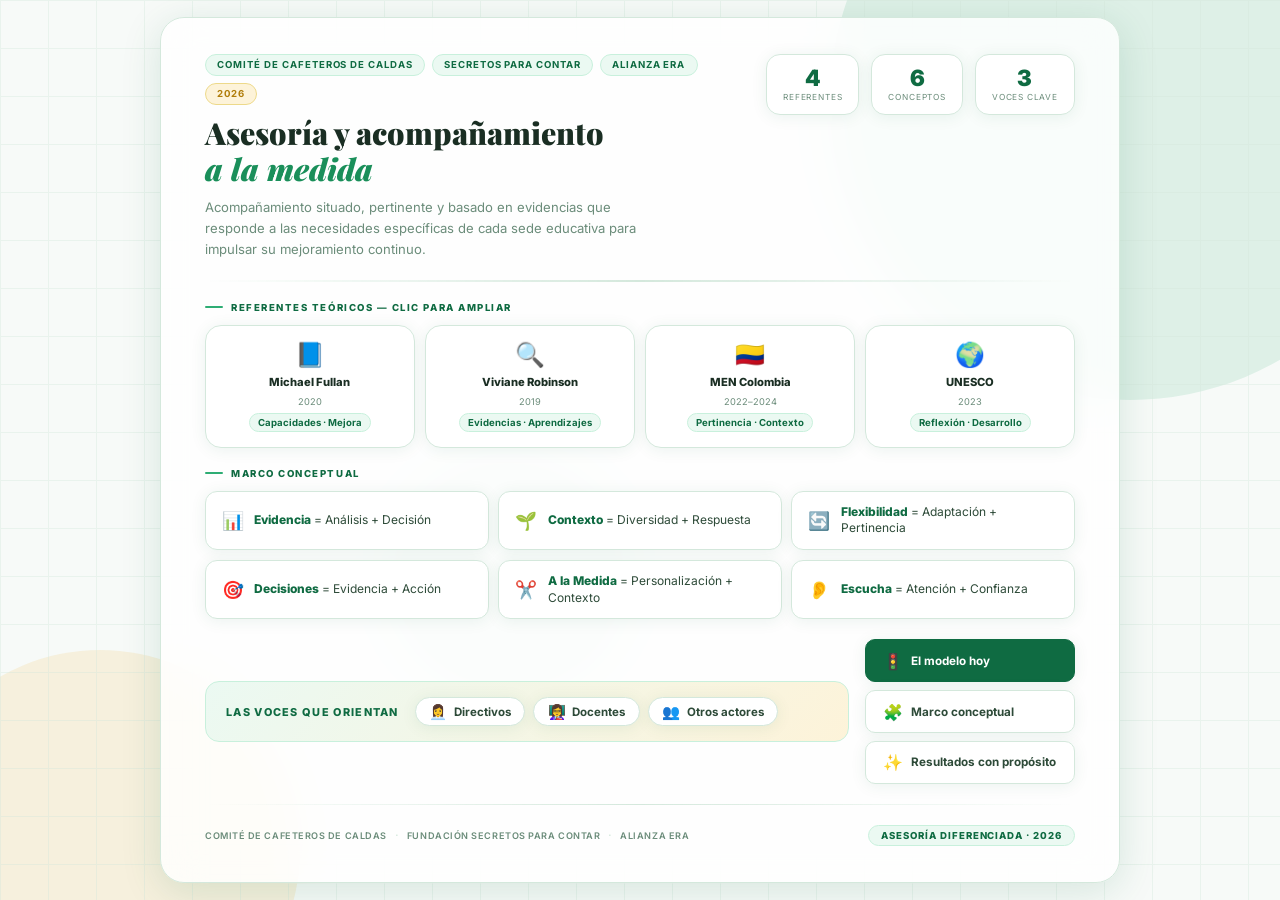
<file: asesoria.html>
<!DOCTYPE html>
<html lang="es">
<head>
<meta charset="UTF-8">
<meta name="viewport" content="width=device-width, initial-scale=1.0">
<title>Asesoría a la Medida · Comité de Cafeteros</title>
<link rel="icon" href="data:image/svg+xml,%3Csvg xmlns='http://www.w3.org/2000/svg' viewBox='0 0 64 64'%3E%3Crect width='64' height='64' rx='14' fill='%23042A28'/%3E%3Cpath d='M16 22h26v14a13 13 0 0 1-13 13h0a13 13 0 0 1-13-13V22Z' fill='none' stroke='%2319C79A' stroke-width='4'/%3E%3Cpath d='M42 26h6a6 6 0 0 1 0 12h-6' fill='none' stroke='%2319C79A' stroke-width='4'/%3E%3Cpath d='M23 9c-2 3 2 5 0 8M32 9c-2 3 2 5 0 8' fill='none' stroke='%23E0B53F' stroke-width='3' stroke-linecap='round'/%3E%3C/svg%3E">
<link href="https://fonts.googleapis.com/css2?family=Inter:wght@300;400;500;600;700;800;900&family=Playfair+Display:ital,wght@0,700;0,900;1,700&display=swap" rel="stylesheet">
<style>
*,*::before,*::after{box-sizing:border-box;margin:0;padding:0}
:root{
  --green:#0F6B42;--green2:#1A8F5A;--green3:#2EAD74;--green4:#C8F0DC;--green5:#EBF9F2;
  --gold:#B07D0A;--gold2:#E8A820;--gold3:#FDF3D9;
  --dark:#1A2E23;--text:#2D4A38;--muted:#6B8C7A;--border:#D4E8DC;
  --white:#FFFFFF;--off:#F7FAF8;--card:#FFFFFF;
  --shadow:0 2px 16px rgba(15,107,66,.08);--shadow-lg:0 8px 40px rgba(15,107,66,.14);
  --radius:16px;
}
html,body{height:100%;overflow:hidden}
body{
  font-family:'Inter',sans-serif;
  background:var(--off);
  color:var(--text);
  display:flex;align-items:center;justify-content:center;
  min-height:100vh;
  position:relative;
  overflow:hidden;
}

/* BG decorativo claro */
.bg-deco{position:fixed;inset:0;pointer-events:none;z-index:0;overflow:hidden}
.bg-circle{position:absolute;border-radius:50%;opacity:.12}
.bc1{width:600px;height:600px;background:var(--green3);top:-200px;right:-150px}
.bc2{width:400px;height:400px;background:var(--gold2);bottom:-150px;left:-100px}
.bc3{width:250px;height:250px;background:var(--green2);top:50%;left:30%;opacity:.07}
.bg-grid{
  position:fixed;inset:0;pointer-events:none;z-index:0;
  background-image:linear-gradient(var(--border) 1px,transparent 1px),linear-gradient(90deg,var(--border) 1px,transparent 1px);
  background-size:48px 48px;opacity:.4;
}

/* MAIN CARD */
.main{
  position:relative;z-index:10;
  width:min(960px,96vw);
  background:rgba(255,255,255,.82);
  border:1.5px solid var(--border);
  border-radius:24px;
  backdrop-filter:blur(20px);
  box-shadow:var(--shadow-lg);
  padding:clamp(1.25rem,3vw,2.25rem) clamp(1.25rem,4vw,2.75rem);
  display:flex;flex-direction:column;gap:1.25rem;
}

/* HEADER */
.header{display:flex;align-items:flex-start;justify-content:space-between;gap:1rem;flex-wrap:wrap}
.header-left{display:flex;flex-direction:column;gap:.6rem;flex:1;min-width:240px}
.badges{display:flex;gap:.4rem;flex-wrap:wrap}
.badge{font-size:.6rem;font-weight:700;letter-spacing:.1em;text-transform:uppercase;padding:.3rem .7rem;border-radius:100px}
.badge-green{background:var(--green5);border:1px solid var(--green4);color:var(--green)}
.badge-gold{background:var(--gold3);border:1px solid #EDD98A;color:var(--gold)}
.titulo{font-family:'Playfair Display',serif;font-size:clamp(1.3rem,2.8vw,1.9rem);font-weight:900;color:var(--dark);line-height:1.2}
.titulo em{color:var(--green2);font-style:italic}
.subtitulo{font-size:.82rem;color:var(--muted);line-height:1.6;max-width:460px}

.header-stats{display:flex;gap:.75rem;flex-shrink:0;flex-wrap:wrap}
.hstat{
  background:var(--white);border:1.5px solid var(--border);border-radius:14px;
  padding:.75rem 1rem;text-align:center;min-width:72px;
  box-shadow:var(--shadow);
}
.hstat-n{font-size:1.4rem;font-weight:900;color:var(--green);line-height:1}
.hstat-l{font-size:.52rem;text-transform:uppercase;letter-spacing:.1em;color:var(--muted);margin-top:.2rem}

/* DIVIDER */
.divider{height:1.5px;background:linear-gradient(90deg,transparent,var(--border),transparent)}

/* AUTORES */
.sec-label{font-size:.6rem;font-weight:800;letter-spacing:.16em;text-transform:uppercase;color:var(--green);margin-bottom:.75rem;display:flex;align-items:center;gap:.5rem}
.sec-label::before{content:'';width:18px;height:2px;background:var(--green3);display:block;border-radius:2px}

.autores-grid{display:grid;grid-template-columns:repeat(4,1fr);gap:.65rem}
.autor-card{
  background:var(--white);border:1.5px solid var(--border);border-radius:var(--radius);
  padding:.9rem .85rem;cursor:pointer;transition:all .22s cubic-bezier(.34,1.56,.64,1);
  text-align:center;display:flex;flex-direction:column;align-items:center;gap:.4rem;
  box-shadow:var(--shadow);position:relative;overflow:hidden;
}
.autor-card::after{content:'';position:absolute;inset:0;background:linear-gradient(135deg,var(--green5),rgba(46,173,116,.06));opacity:0;transition:opacity .25s}
.autor-card:hover{transform:translateY(-4px);box-shadow:var(--shadow-lg);border-color:var(--green3)}
.autor-card:hover::after{opacity:1}
.autor-icon{font-size:1.5rem;position:relative;z-index:1}
.autor-name{font-size:.7rem;font-weight:800;color:var(--dark);line-height:1.2;position:relative;z-index:1}
.autor-year{font-size:.58rem;color:var(--muted);position:relative;z-index:1}
.autor-tag{font-size:.6rem;font-weight:700;background:var(--green5);border:1px solid var(--green4);color:var(--green);padding:.2rem .5rem;border-radius:100px;position:relative;z-index:1}

/* CONCEPTOS */
.conceptos-grid{display:grid;grid-template-columns:repeat(3,1fr);gap:.6rem}
.concepto{
  background:var(--white);border:1.5px solid var(--border);border-radius:12px;
  padding:.75rem 1rem;display:flex;align-items:center;gap:.65rem;
  box-shadow:var(--shadow);transition:all .2s;cursor:default;
}
.concepto:hover{border-color:var(--green3);background:var(--green5);transform:translateX(3px)}
.concepto-ico{font-size:1.1rem;flex-shrink:0}
.concepto-txt{font-size:.75rem;line-height:1.4;color:var(--text)}
.concepto-txt strong{color:var(--green);font-weight:800}

/* BOTTOM ROW */
.bottom-row{display:grid;grid-template-columns:1fr auto;gap:1rem;align-items:center}

/* VOCES STRIP */
.voces-strip{
  background:linear-gradient(135deg,var(--green5),var(--gold3));
  border:1.5px solid var(--green4);border-radius:14px;
  padding:.9rem 1.25rem;display:flex;align-items:center;gap:1rem;flex-wrap:wrap;
}
.voces-label{font-size:.68rem;font-weight:800;text-transform:uppercase;letter-spacing:.12em;color:var(--green);white-space:nowrap}
.voces-pills{display:flex;gap:.5rem;flex-wrap:wrap}
.voz-pill{
  background:var(--white);border:1.5px solid var(--border);border-radius:100px;
  padding:.3rem .85rem;font-size:.72rem;font-weight:700;color:var(--text);
  display:flex;align-items:center;gap:.4rem;box-shadow:var(--shadow);
  cursor:pointer;transition:all .2s;
}
.voz-pill:hover{background:var(--green);color:var(--white);border-color:var(--green);transform:scale(1.05)}
.voz-ico{font-size:.9rem}

/* ACCIONES */
.acciones{display:flex;flex-direction:column;gap:.5rem}
.accion-btn{
  background:var(--white);border:1.5px solid var(--border);
  border-radius:10px;padding:.65rem 1.1rem;
  cursor:pointer;color:var(--text);font-family:inherit;
  font-size:.73rem;font-weight:700;
  display:flex;align-items:center;gap:.5rem;
  transition:all .2s;white-space:nowrap;
  box-shadow:var(--shadow);
}
.accion-btn:hover{background:var(--green5);border-color:var(--green3);color:var(--green);transform:translateX(3px)}
.accion-btn.primary{background:var(--green);color:var(--white);border-color:var(--green)}
.accion-btn.primary:hover{background:var(--green2);border-color:var(--green2);transform:translateX(3px)}
.aico{font-size:1rem}

/* FOOTER */
.footer-bar{display:flex;align-items:center;justify-content:space-between;flex-wrap:wrap;gap:.5rem}
.footer-logos{display:flex;gap:.5rem;align-items:center;flex-wrap:wrap}
.flogo{font-size:.57rem;color:var(--muted);font-weight:600;letter-spacing:.06em;text-transform:uppercase}
.flogo-sep{color:var(--border);font-size:.8rem}
.footer-pill{background:var(--green5);border:1.5px solid var(--green4);border-radius:100px;padding:.25rem .75rem;font-size:.6rem;font-weight:800;letter-spacing:.1em;text-transform:uppercase;color:var(--green)}

/* ═══════ MODALES ═══════ */
.overlay{
  position:fixed;inset:0;z-index:100;
  background:rgba(15,40,25,.55);
  backdrop-filter:blur(10px);
  display:flex;align-items:center;justify-content:center;
  padding:1rem;
  opacity:0;pointer-events:none;
  transition:opacity .3s;
}
.overlay.open{opacity:1;pointer-events:all}

.modal{
  background:var(--white);
  border:1.5px solid var(--border);
  border-radius:22px;
  width:min(660px,100%);
  max-height:90vh;
  overflow-y:auto;
  padding:2rem 2rem 1.5rem;
  box-shadow:var(--shadow-lg);
  transform:scale(.9) translateY(20px);
  transition:transform .35s cubic-bezier(.34,1.4,.64,1);
  position:relative;
}
.overlay.open .modal{transform:scale(1) translateY(0)}
.modal::-webkit-scrollbar{width:4px}
.modal::-webkit-scrollbar-thumb{background:var(--border);border-radius:2px}

.modal-close{
  position:absolute;top:1rem;right:1rem;
  width:32px;height:32px;border-radius:50%;
  background:var(--off);border:1.5px solid var(--border);
  color:var(--muted);cursor:pointer;
  display:flex;align-items:center;justify-content:center;font-size:1rem;
  transition:all .2s;
}
.modal-close:hover{background:var(--green5);border-color:var(--green3);color:var(--green)}

.modal-tag{font-size:.6rem;font-weight:800;letter-spacing:.18em;text-transform:uppercase;color:var(--green);margin-bottom:.65rem}
.modal-titulo{font-family:'Playfair Display',serif;font-size:1.5rem;font-weight:900;color:var(--dark);margin-bottom:.5rem;line-height:1.2}
.modal-sub{font-size:.83rem;color:var(--muted);margin-bottom:1.5rem;line-height:1.6}
.modal-divider{height:1.5px;background:var(--border);margin:1.1rem 0}

.info-block{background:var(--off);border:1.5px solid var(--border);border-radius:12px;padding:1rem 1.25rem;margin-bottom:.75rem}
.info-block h4{font-size:.68rem;font-weight:800;letter-spacing:.12em;text-transform:uppercase;color:var(--green);margin-bottom:.65rem}
.info-block p{font-size:.83rem;color:var(--text);line-height:1.65}

.list-items{display:flex;flex-direction:column;gap:.5rem}
.list-item{display:flex;align-items:flex-start;gap:.6rem;font-size:.82rem;color:var(--text);line-height:1.5}
.list-item::before{content:'▸';color:var(--green3);flex-shrink:0;margin-top:.05rem}

.pill-row{display:flex;flex-wrap:wrap;gap:.4rem;margin-top:.5rem}
.pill{font-size:.68rem;font-weight:600;background:var(--green5);border:1px solid var(--green4);color:var(--green);padding:.25rem .65rem;border-radius:100px}
.pill-gold{background:var(--gold3);border-color:#EDD98A;color:var(--gold)}

.highlight-box{
  background:linear-gradient(135deg,var(--green5),var(--gold3));
  border:1.5px solid var(--green4);
  border-radius:12px;padding:1rem 1.25rem;
  display:flex;align-items:flex-start;gap:.75rem;
}
.hb-ico{font-size:1.3rem;flex-shrink:0}
.hb-text{font-size:.82rem;color:var(--text);line-height:1.65}
.hb-text strong{color:var(--green);font-weight:800}

/* Tabla autores en modal */
.tabla-autores{width:100%;border-collapse:collapse;font-size:.78rem;margin-top:.5rem}
.tabla-autores th{background:var(--green5);color:var(--green);font-size:.65rem;font-weight:800;letter-spacing:.1em;text-transform:uppercase;padding:.65rem .9rem;text-align:left;border-bottom:2px solid var(--green4)}
.tabla-autores td{padding:.7rem .9rem;border-bottom:1px solid var(--border);color:var(--text);vertical-align:top}
.tabla-autores tr:last-child td{border-bottom:none}
.tabla-autores tr:hover td{background:var(--off)}
.td-clave{font-weight:700;color:var(--green)}

/* Conceptos en modal */
.concepto-modal-grid{display:grid;grid-template-columns:1fr 1fr;gap:.6rem}
.concepto-modal{background:var(--off);border:1.5px solid var(--border);border-radius:10px;padding:.85rem;transition:all .2s}
.concepto-modal:hover{border-color:var(--green3);background:var(--green5)}
.cm-titulo{font-size:.85rem;font-weight:800;color:var(--dark);margin-bottom:.3rem}
.cm-desc{font-size:.75rem;color:var(--muted);line-height:1.5}
.cm-ico{font-size:1.3rem;margin-bottom:.4rem}

/* Fases */
.fases-row{display:grid;grid-template-columns:repeat(3,1fr);gap:.75rem}
.fase-card{background:var(--off);border:1.5px solid var(--border);border-radius:14px;padding:1.1rem;text-align:center;transition:all .3s;cursor:default}
.fase-card.activa{background:var(--green5);border-color:var(--green3);transform:scale(1.04);box-shadow:var(--shadow)}
.fase-ico{font-size:1.8rem;margin-bottom:.5rem}
.fase-nombre{font-size:.72rem;font-weight:800;text-transform:uppercase;letter-spacing:.1em;color:var(--green);margin-bottom:.35rem}
.fase-desc{font-size:.7rem;color:var(--muted);line-height:1.45}

/* Modal nav */
.modal-nav{display:flex;align-items:center;justify-content:space-between;margin-top:1.5rem;padding-top:1rem;border-top:1.5px solid var(--border)}
.mnav-btn{background:var(--off);border:1.5px solid var(--border);color:var(--muted);padding:.5rem 1rem;border-radius:8px;cursor:pointer;font-family:inherit;font-size:.73rem;font-weight:700;display:flex;align-items:center;gap:.4rem;transition:all .2s}
.mnav-btn:hover{background:var(--green5);border-color:var(--green3);color:var(--green)}
.mnav-btn:disabled{opacity:.3;cursor:default;pointer-events:none}
.mnav-dots{display:flex;gap:.4rem}
.mdot{width:7px;height:7px;border-radius:50%;background:var(--border);cursor:pointer;transition:all .2s}
.mdot.active{background:var(--green);transform:scale(1.3)}

/* TOAST */
.toast{position:fixed;bottom:2rem;left:50%;transform:translateX(-50%) translateY(20px);background:var(--green);border:1.5px solid var(--green2);color:var(--white);font-size:.78rem;font-weight:700;padding:.7rem 1.4rem;border-radius:100px;opacity:0;pointer-events:none;transition:all .4s;z-index:300;white-space:nowrap;box-shadow:var(--shadow-lg)}
.toast.show{opacity:1;transform:translateX(-50%) translateY(0)}

/* RESPONSIVE */
@media(max-width:700px){
  html,body{overflow:auto;height:auto}
  body{align-items:flex-start;padding:1rem 0}
  .main{border-radius:16px;gap:1rem}
  .autores-grid{grid-template-columns:repeat(2,1fr)}
  .conceptos-grid{grid-template-columns:1fr 1fr}
  .bottom-row{grid-template-columns:1fr}
  .acciones{flex-direction:row;flex-wrap:wrap}
  .header-stats{display:none}
  .fases-row{grid-template-columns:1fr}
  .concepto-modal-grid{grid-template-columns:1fr}
  .tabla-autores{font-size:.72rem}
}
@media(max-width:420px){
  .autores-grid{grid-template-columns:repeat(2,1fr)}
  .conceptos-grid{grid-template-columns:1fr}
  .badges .badge:nth-child(n+3){display:none}
}
</style>
</head>
<body>

<div class="bg-deco">
  <div class="bg-circle bc1"></div>
  <div class="bg-circle bc2"></div>
  <div class="bg-circle bc3"></div>
</div>
<div class="bg-grid"></div>

<!-- ══ MAIN ═══════════════════════════════════════════════════════ -->
<div class="main">

  <!-- HEADER -->
  <div class="header">
    <div class="header-left">
      <div class="badges">
        <span class="badge badge-green">Comité de Cafeteros de Caldas</span>
        <span class="badge badge-green">Secretos para Contar</span>
        <span class="badge badge-green">Alianza ERA</span>
        <span class="badge badge-gold">2026</span>
      </div>
      <h1 class="titulo">Asesoría y acompañamiento<br><em>a la medida</em></h1>
      <p class="subtitulo">Acompañamiento situado, pertinente y basado en evidencias que responde a las necesidades específicas de cada sede educativa para impulsar su mejoramiento continuo.</p>
    </div>
    <div class="header-stats">
      <div class="hstat"><div class="hstat-n">4</div><div class="hstat-l">Referentes</div></div>
      <div class="hstat"><div class="hstat-n">6</div><div class="hstat-l">Conceptos</div></div>
      <div class="hstat"><div class="hstat-n">3</div><div class="hstat-l">Voces clave</div></div>
    </div>
  </div>

  <div class="divider"></div>

  <!-- AUTORES -->
  <div>
    <div class="sec-label">Referentes teóricos — clic para ampliar</div>
    <div class="autores-grid">
      <div class="autor-card" onclick="abrirAutor(0)">
        <span class="autor-icon">📘</span>
        <span class="autor-name">Michael Fullan</span>
        <span class="autor-year">2020</span>
        <span class="autor-tag">Capacidades · Mejora</span>
      </div>
      <div class="autor-card" onclick="abrirAutor(1)">
        <span class="autor-icon">🔍</span>
        <span class="autor-name">Viviane Robinson</span>
        <span class="autor-year">2019</span>
        <span class="autor-tag">Evidencias · Aprendizajes</span>
      </div>
      <div class="autor-card" onclick="abrirAutor(2)">
        <span class="autor-icon">🇨🇴</span>
        <span class="autor-name">MEN Colombia</span>
        <span class="autor-year">2022–2024</span>
        <span class="autor-tag">Pertinencia · Contexto</span>
      </div>
      <div class="autor-card" onclick="abrirAutor(3)">
        <span class="autor-icon">🌍</span>
        <span class="autor-name">UNESCO</span>
        <span class="autor-year">2023</span>
        <span class="autor-tag">Reflexión · Desarrollo</span>
      </div>
    </div>
  </div>

  <!-- CONCEPTOS -->
  <div>
    <div class="sec-label">Marco conceptual</div>
    <div class="conceptos-grid">
      <div class="concepto"><span class="concepto-ico">📊</span><span class="concepto-txt"><strong>Evidencia</strong> = Análisis + Decisión</span></div>
      <div class="concepto"><span class="concepto-ico">🌱</span><span class="concepto-txt"><strong>Contexto</strong> = Diversidad + Respuesta</span></div>
      <div class="concepto"><span class="concepto-ico">🔄</span><span class="concepto-txt"><strong>Flexibilidad</strong> = Adaptación + Pertinencia</span></div>
      <div class="concepto"><span class="concepto-ico">🎯</span><span class="concepto-txt"><strong>Decisiones</strong> = Evidencia + Acción</span></div>
      <div class="concepto"><span class="concepto-ico">✂️</span><span class="concepto-txt"><strong>A la Medida</strong> = Personalización + Contexto</span></div>
      <div class="concepto"><span class="concepto-ico">👂</span><span class="concepto-txt"><strong>Escucha</strong> = Atención + Confianza</span></div>
    </div>
  </div>

  <!-- BOTTOM ROW -->
  <div class="bottom-row">
    <div class="voces-strip">
      <span class="voces-label">Las voces que orientan</span>
      <div class="voces-pills">
        <div class="voz-pill" onclick="abrirVoz('directivos')"><span class="voz-ico">👩‍💼</span> Directivos</div>
        <div class="voz-pill" onclick="abrirVoz('docentes')"><span class="voz-ico">👩‍🏫</span> Docentes</div>
        <div class="voz-pill" onclick="abrirVoz('otros')"><span class="voz-ico">👥</span> Otros actores</div>
      </div>
    </div>
    <div class="acciones">
      <button class="accion-btn primary" onclick="abrirModal('overlay-modelo')">
        <span class="aico">🚦</span> El modelo hoy
      </button>
      <button class="accion-btn" onclick="abrirModal('overlay-conceptos')">
        <span class="aico">🧩</span> Marco conceptual
      </button>
      <button class="accion-btn" onclick="abrirModal('overlay-resultados')">
        <span class="aico">✨</span> Resultados con propósito
      </button>
    </div>
  </div>

  <div class="divider"></div>

  <!-- FOOTER -->
  <div class="footer-bar">
    <div class="footer-logos">
      <span class="flogo">Comité de Cafeteros de Caldas</span>
      <span class="flogo-sep">·</span>
      <span class="flogo">Fundación Secretos para Contar</span>
      <span class="flogo-sep">·</span>
      <span class="flogo">Alianza ERA</span>
    </div>
    <div class="footer-pill">Asesoría Diferenciada · 2026</div>
  </div>

</div>

<!-- ══ MODAL AUTORES ══════════════════════════════════════════════ -->
<div class="overlay" id="overlay-autor" onclick="cerrarOverlayClick(event,'overlay-autor')">
  <div class="modal">
    <button class="modal-close" onclick="cerrarModal('overlay-autor')">✕</button>
    <div id="a-tag" class="modal-tag"></div>
    <h2 id="a-titulo" class="modal-titulo"></h2>
    <p id="a-sub" class="modal-sub"></p>
    <div class="modal-divider"></div>
    <div id="a-body" class="modal-body"></div>
    <div class="modal-nav">
      <button class="mnav-btn" id="anav-prev" onclick="navAutor(-1)">← Anterior</button>
      <div class="mnav-dots" id="anav-dots"></div>
      <button class="mnav-btn" id="anav-next" onclick="navAutor(1)">Siguiente →</button>
    </div>
  </div>
</div>

<!-- ══ MODAL VOZ ══════════════════════════════════════════════════ -->
<div class="overlay" id="overlay-voz" onclick="cerrarOverlayClick(event,'overlay-voz')">
  <div class="modal">
    <button class="modal-close" onclick="cerrarModal('overlay-voz')">✕</button>
    <div id="v-tag" class="modal-tag"></div>
    <h2 id="v-titulo" class="modal-titulo"></h2>
    <p id="v-sub" class="modal-sub"></p>
    <div class="modal-divider"></div>
    <div id="v-body"></div>
  </div>
</div>

<!-- ══ MODAL MODELO ═══════════════════════════════════════════════ -->
<div class="overlay" id="overlay-modelo" onclick="cerrarOverlayClick(event,'overlay-modelo')">
  <div class="modal">
    <button class="modal-close" onclick="cerrarModal('overlay-modelo')">✕</button>
    <div class="modal-tag">Evidencias para la acción</div>
    <h2 class="modal-titulo">El modelo hoy</h2>
    <p class="modal-sub">Estado actual de la implementación del modelo Escuela Nueva y el papel de las evidencias para orientar el acompañamiento diferenciado.</p>
    <div class="modal-divider"></div>
    <div class="info-block">
      <h4>¿Qué nos dicen las evidencias?</h4>
      <div class="list-items">
        <div class="list-item">Análisis de resultados de evaluaciones internas y externas por sede</div>
        <div class="list-item">Estado del modelo según la herramienta Semáforo en tiempo real</div>
        <div class="list-item">Visión directiva sobre la implementación: fortalezas y desafíos</div>
        <div class="list-item">Percepciones de docentes y otros actores del proceso educativo</div>
      </div>
    </div>
    <div class="modal-divider"></div>
    <div style="margin-bottom:.75rem">
      <div class="sec-label" style="margin-bottom:.65rem">Momentos del acompañamiento</div>
      <div class="fases-row" id="fases-modelo">
        <div class="fase-card activa" id="fm-antes"><div class="fase-ico">📝</div><div class="fase-nombre">Antes</div><div class="fase-desc">Análisis de evidencias y planeación diferenciada de la visita</div></div>
        <div class="fase-card" id="fm-durante"><div class="fase-ico">🤝</div><div class="fase-nombre">Durante</div><div class="fase-desc">Implementación del acompañamiento situado y contextualizado</div></div>
        <div class="fase-card" id="fm-despues"><div class="fase-ico">📊</div><div class="fase-nombre">Después</div><div class="fase-desc">Seguimiento, retroalimentación y mejora continua</div></div>
      </div>
    </div>
    <div class="highlight-box">
      <span class="hb-ico">💡</span>
      <span class="hb-text">Las evidencias no son un fin en sí mismas: son el puente entre el <strong>diagnóstico situado</strong> y la <strong>acción pertinente</strong> que cada sede necesita.</span>
    </div>
  </div>
</div>

<!-- ══ MODAL CONCEPTOS ════════════════════════════════════════════ -->
<div class="overlay" id="overlay-conceptos" onclick="cerrarOverlayClick(event,'overlay-conceptos')">
  <div class="modal">
    <button class="modal-close" onclick="cerrarModal('overlay-conceptos')">✕</button>
    <div class="modal-tag">Marco conceptual</div>
    <h2 class="modal-titulo">Conceptos que guían la propuesta</h2>
    <p class="modal-sub">Cada ecuación representa una relación conceptual que fundamenta el enfoque de acompañamiento a la medida.</p>
    <div class="modal-divider"></div>
    <div class="concepto-modal-grid">
      <div class="concepto-modal"><div class="cm-ico">📊</div><div class="cm-titulo">Evidencia = Análisis + Decisión</div><div class="cm-desc">Las evidencias cobran valor cuando se analizan sistemáticamente y orientan decisiones concretas de mejora.</div></div>
      <div class="concepto-modal"><div class="cm-ico">🌱</div><div class="cm-titulo">Contexto = Diversidad + Respuesta</div><div class="cm-desc">Cada sede tiene características propias; la respuesta del acompañamiento debe reflejar esa diversidad.</div></div>
      <div class="concepto-modal"><div class="cm-ico">🔄</div><div class="cm-titulo">Flexibilidad = Adaptación + Pertinencia</div><div class="cm-desc">Un acompañamiento pertinente se adapta a los tiempos, recursos y necesidades de cada institución.</div></div>
      <div class="concepto-modal"><div class="cm-ico">🎯</div><div class="cm-titulo">Decisiones = Evidencia + Acción</div><div class="cm-desc">Las decisiones informadas articulan el análisis de datos con acciones concretas y verificables.</div></div>
      <div class="concepto-modal"><div class="cm-ico">✂️</div><div class="cm-titulo">A la Medida = Personalización + Contexto</div><div class="cm-desc">La asesoría a la medida personaliza la intervención según el contexto real de cada sede.</div></div>
      <div class="concepto-modal"><div class="cm-ico">👂</div><div class="cm-titulo">Escucha = Atención + Confianza</div><div class="cm-desc">La escucha activa de los actores educativos es la base de una relación de confianza y mejora sostenida.</div></div>
    </div>
  </div>
</div>

<!-- ══ MODAL RESULTADOS ═══════════════════════════════════════════ -->
<div class="overlay" id="overlay-resultados" onclick="cerrarOverlayClick(event,'overlay-resultados')">
  <div class="modal">
    <button class="modal-close" onclick="cerrarModal('overlay-resultados')">✕</button>
    <div class="modal-tag">¿Qué vamos a lograr?</div>
    <h2 class="modal-titulo">Resultados con propósito</h2>
    <p class="modal-sub">Transformaciones concretas en personas, prácticas e instituciones.</p>
    <div class="modal-divider"></div>
    <div class="info-block">
      <h4>En los equipos asesores</h4>
      <div class="list-items">
        <div class="list-item">Mayor capacidad para leer, interpretar y usar evidencias en la planeación de visitas</div>
        <div class="list-item">Habilidad para adaptar el acompañamiento al nivel de implementación del modelo</div>
        <div class="list-item">Apropiación de herramientas digitales (Semáforo, Prisma, IA) para el análisis de datos</div>
      </div>
    </div>
    <div class="info-block">
      <h4>En las sedes educativas</h4>
      <div class="list-items">
        <div class="list-item">Procesos pedagógicos fortalecidos con apoyo situado y pertinente</div>
        <div class="list-item">Directivos con mayor claridad para liderar la implementación del modelo</div>
        <div class="list-item">Mejores resultados de aprendizaje gracias a intervenciones focalizadas</div>
      </div>
    </div>
    <div class="highlight-box">
      <span class="hb-ico">🌟</span>
      <span class="hb-text">El propósito final es que cada sede avance desde donde está, con el apoyo que necesita, hacia una <strong>educación rural de mayor calidad y equidad</strong>.</span>
    </div>
  </div>
</div>

<div class="toast" id="toast"></div>

<script>
/* ── AUTORES ─────────────────────────────────────────── */
const autores = [
  {
    tag:'Referente 01 · 2020',
    titulo:'Michael Fullan',
    sub:'Sus aportes sobre liderazgo para el cambio y capacidades colectivas fundamentan el enfoque de mejora sostenida del modelo.',
    body:`
      <div class="info-block">
        <h4>Aporte central</h4>
        <p>Fullan plantea que el cambio educativo sostenible depende del desarrollo de <strong>capacidades colectivas</strong> en los equipos, no solo de reformas estructurales. Su enfoque de "mejora profunda" implica transformar culturas de colaboración dentro de las instituciones.</p>
      </div>
      <div class="info-block">
        <h4>Conceptos clave</h4>
        <div class="pill-row">
          <span class="pill">Capacidades colectivas</span>
          <span class="pill">Liderazgo para el cambio</span>
          <span class="pill">Mejora profunda</span>
          <span class="pill">Cultura colaborativa</span>
        </div>
      </div>
      <div class="highlight-box">
        <span class="hb-ico">📘</span>
        <span class="hb-text"><strong>Conexión con la propuesta:</strong> El acompañamiento a la medida fortalece las capacidades de los equipos asesores para liderar procesos de mejora pertinentes y sostenidos.</span>
      </div>`
  },
  {
    tag:'Referente 02 · 2019',
    titulo:'Viviane Robinson',
    sub:'Su investigación sobre liderazgo centrado en el estudiante y el uso de evidencias orienta la toma de decisiones pedagógicas en el modelo.',
    body:`
      <div class="info-block">
        <h4>Aporte central</h4>
        <p>Robinson demuestra que los líderes educativos que participan activamente en el aprendizaje docente y usan <strong>evidencias de manera sistemática</strong> generan mayor impacto en los resultados de los estudiantes.</p>
      </div>
      <div class="info-block">
        <h4>Conceptos clave</h4>
        <div class="pill-row">
          <span class="pill">Liderazgo centrado en estudiantes</span>
          <span class="pill">Uso de evidencias</span>
          <span class="pill">Aprendizaje directivo</span>
          <span class="pill">Impacto en aprendizajes</span>
        </div>
      </div>
      <div class="highlight-box">
        <span class="hb-ico">🔍</span>
        <span class="hb-text"><strong>Conexión con la propuesta:</strong> La visión directiva como fuente de evidencia y el análisis de resultados de evaluaciones son expresiones directas del enfoque de Robinson.</span>
      </div>`
  },
  {
    tag:'Referente 03 · 2022–2024',
    titulo:'Ministerio de Educación Nacional',
    sub:'Los lineamientos del MEN para el acompañamiento a establecimientos educativos enmarcan la pertinencia y el contexto del modelo.',
    body:`
      <div class="info-block">
        <h4>Aporte central</h4>
        <p>El MEN plantea que el acompañamiento a las instituciones debe ser <strong>pertinente y contextualizado</strong>, reconociendo la diversidad territorial, cultural y socioeconómica de las sedes educativas colombianas.</p>
      </div>
      <div class="info-block">
        <h4>Conceptos clave</h4>
        <div class="pill-row">
          <span class="pill">Pertinencia territorial</span>
          <span class="pill">Contexto diverso</span>
          <span class="pill">Acompañamiento situado</span>
          <span class="pill">Rutas de mejoramiento</span>
        </div>
      </div>
      <div class="highlight-box">
        <span class="hb-ico">🇨🇴</span>
        <span class="hb-text"><strong>Conexión con la propuesta:</strong> La estrategia se alinea con los lineamientos del MEN para responder a las necesidades específicas de las sedes rurales del departamento de Caldas.</span>
      </div>`
  },
  {
    tag:'Referente 04 · 2023',
    titulo:'UNESCO',
    sub:'El marco global de la UNESCO sobre docentes y desarrollo profesional contextualiza la reflexión como motor del mejoramiento continuo.',
    body:`
      <div class="info-block">
        <h4>Aporte central</h4>
        <p>La UNESCO subraya que el <strong>desarrollo profesional reflexivo</strong> de los docentes y directivos, basado en la práctica y el diálogo, es un factor determinante para la mejora de la calidad educativa en contextos diversos.</p>
      </div>
      <div class="info-block">
        <h4>Conceptos clave</h4>
        <div class="pill-row">
          <span class="pill">Reflexión profesional</span>
          <span class="pill">Desarrollo docente</span>
          <span class="pill">Diálogo pedagógico</span>
          <span class="pill">Equidad educativa</span>
        </div>
      </div>
      <div class="highlight-box">
        <span class="hb-ico">🌍</span>
        <span class="hb-text"><strong>Conexión con la propuesta:</strong> Los espacios de reflexión colectiva y el análisis de evidencias entre asesores y comunidades educativas se nutren directamente del enfoque UNESCO.</span>
      </div>`
  }
];

let autorActual = 0;

function abrirAutor(i){
  autorActual = i;
  renderAutor();
  const ov = document.getElementById('overlay-autor');
  ov.style.zIndex = '200';
  ov.classList.add('open');
}

function renderAutor(){
  const a = autores[autorActual];
  document.getElementById('a-tag').textContent = a.tag;
  document.getElementById('a-titulo').textContent = a.titulo;
  document.getElementById('a-sub').textContent = a.sub;
  document.getElementById('a-body').innerHTML = a.body;
  const dots = document.getElementById('anav-dots');
  dots.innerHTML = autores.map((_,i)=>`<div class="mdot${i===autorActual?' active':''}" onclick="navA2(${i})"></div>`).join('');
  document.getElementById('anav-prev').disabled = autorActual===0;
  document.getElementById('anav-next').disabled = autorActual===autores.length-1;
}
function navAutor(d){ autorActual=Math.max(0,Math.min(autores.length-1,autorActual+d)); renderAutor(); }
function navA2(i){ autorActual=i; renderAutor(); }

/* ── VOCES ───────────────────────────────────────────── */
const voces = {
  directivos:{
    tag:'Voz 01 · Liderazgo institucional',
    titulo:'Directivos',
    sub:'La mirada de los rectores y coordinadores es una fuente estratégica de evidencia para comprender el estado de implementación del modelo.',
    body:`
      <div class="info-block">
        <h4>¿Qué aportan?</h4>
        <div class="list-items">
          <div class="list-item">Percepción sobre el nivel de implementación del modelo Escuela Nueva en su sede</div>
          <div class="list-item">Identificación de fortalezas, desafíos y necesidades de apoyo prioritarias</div>
          <div class="list-item">Visión sobre el liderazgo pedagógico y la gestión institucional</div>
          <div class="list-item">Compromisos adquiridos y avance en su cumplimiento</div>
        </div>
      </div>
      <div class="highlight-box">
        <span class="hb-ico">👩‍💼</span>
        <span class="hb-text">La herramienta digital de <strong>visión directiva</strong> permite recoger, sistematizar y analizar estas evidencias para orientar el acompañamiento a la medida.</span>
      </div>`
  },
  docentes:{
    tag:'Voz 02 · Práctica pedagógica',
    titulo:'Docentes',
    sub:'La voz de los maestros revela las realidades del aula y los retos cotidianos de la implementación del modelo pedagógico.',
    body:`
      <div class="info-block">
        <h4>¿Qué aportan?</h4>
        <div class="list-items">
          <div class="list-item">Experiencias y reflexiones sobre la implementación de la metodología Escuela Nueva</div>
          <div class="list-item">Identificación de dificultades en el uso de guías de interaprendizaje y fichas de seguimiento</div>
          <div class="list-item">Necesidades de formación y acompañamiento para fortalecer su práctica</div>
          <div class="list-item">Logros observados en el aprendizaje de los estudiantes</div>
        </div>
      </div>
      <div class="highlight-box">
        <span class="hb-ico">👩‍🏫</span>
        <span class="hb-text">El acompañamiento <strong>situado en el aula</strong> parte de escuchar activamente a los docentes para diseñar estrategias realmente pertinentes a su contexto.</span>
      </div>`
  },
  otros:{
    tag:'Voz 03 · Comunidad educativa',
    titulo:'Otros actores',
    sub:'La comunidad, las familias y los estudiantes también son fuentes válidas de evidencia para un acompañamiento integral.',
    body:`
      <div class="info-block">
        <h4>¿Quiénes son y qué aportan?</h4>
        <div class="list-items">
          <div class="list-item"><strong>Estudiantes:</strong> percepción sobre su propio aprendizaje y participación en el modelo</div>
          <div class="list-item"><strong>Familias:</strong> vinculación con el proceso educativo y expectativas sobre la calidad</div>
          <div class="list-item"><strong>Comunidad:</strong> relación entre la escuela y el territorio, pertinencia cultural</div>
          <div class="list-item"><strong>Aliados locales:</strong> organizaciones que fortalecen el entorno educativo</div>
        </div>
      </div>
      <div class="highlight-box">
        <span class="hb-ico">👥</span>
        <span class="hb-text">Un acompañamiento a la medida reconoce que la calidad educativa se construye con <strong>toda la comunidad</strong>, no solo dentro del aula.</span>
      </div>`
  }
};

function abrirVoz(tipo){
  const v = voces[tipo];
  document.getElementById('v-tag').textContent = v.tag;
  document.getElementById('v-titulo').textContent = v.titulo;
  document.getElementById('v-sub').textContent = v.sub;
  document.getElementById('v-body').innerHTML = v.body;
  const ov = document.getElementById('overlay-voz');
  ov.style.zIndex = '200';
  ov.classList.add('open');
}

/* ── GENÉRICO ────────────────────────────────────────── */
function abrirModal(id){
  document.getElementById(id).classList.add('open');
}
function cerrarModal(id){
  const el = document.getElementById(id);
  el.classList.remove('open');
  el.style.zIndex = '';
  if(id==='overlay-modelo') clearInterval(faseTimer);
}
function cerrarOverlayClick(e, id){
  if(e.target===document.getElementById(id)) cerrarModal(id);
}

/* ── FASES MODELO ────────────────────────────────────── */
let faseTimer = null;
const faseIds = ['fm-antes','fm-durante','fm-despues'];
let faseIdx = 0;

document.getElementById('overlay-modelo').addEventListener('transitionend', function(e){
  if(this.classList.contains('open') && e.propertyName==='opacity'){
    clearInterval(faseTimer);
    faseIdx=0; activarFase();
    faseTimer = setInterval(()=>{ faseIdx=(faseIdx+1)%3; activarFase(); }, 2200);
  }
});

function activarFase(){
  faseIds.forEach((id,i)=>{
    const el = document.getElementById(id);
    if(el) el.classList.toggle('activa', i===faseIdx);
  });
}

/* ── ESC ─────────────────────────────────────────────── */
document.addEventListener('keydown', e=>{
  if(e.key==='Escape'){
    ['overlay-autor','overlay-voz','overlay-modelo','overlay-conceptos','overlay-resultados']
      .forEach(id=>cerrarModal(id));
  }
});
</script>
</body>
</html>
</file>
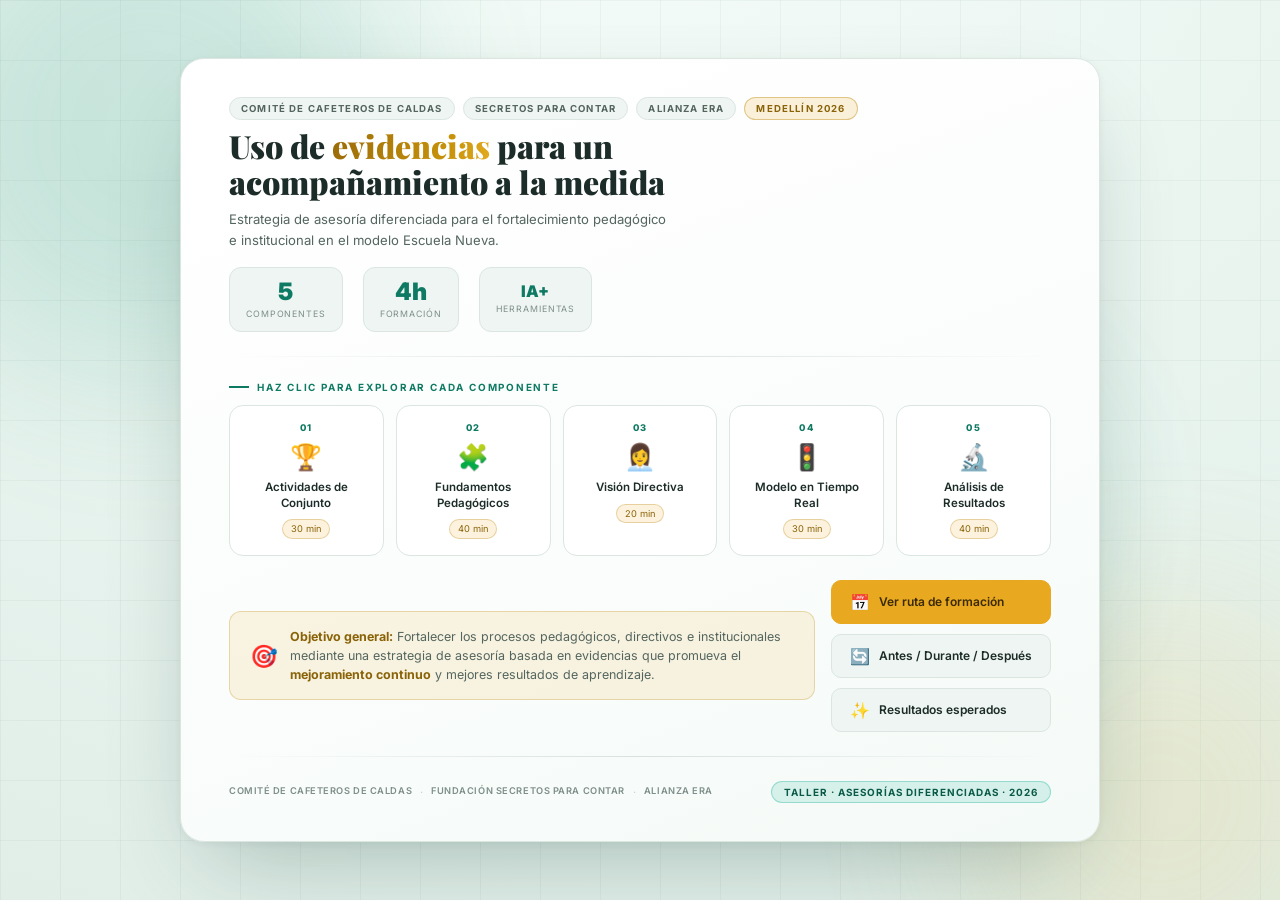
<file: index-claro.html>
<!DOCTYPE html>
<html lang="es">
<head>
<meta charset="UTF-8">
<meta name="viewport" content="width=device-width, initial-scale=1.0">
<title>Acompañamiento a la Medida · Medellín 2026 — Versión clara</title>
<link rel="icon" href="data:image/svg+xml,%3Csvg xmlns='http://www.w3.org/2000/svg' viewBox='0 0 64 64'%3E%3Crect width='64' height='64' rx='14' fill='%23042A28'/%3E%3Cpath d='M16 22h26v14a13 13 0 0 1-13 13h0a13 13 0 0 1-13-13V22Z' fill='none' stroke='%2319C79A' stroke-width='4'/%3E%3Cpath d='M42 26h6a6 6 0 0 1 0 12h-6' fill='none' stroke='%2319C79A' stroke-width='4'/%3E%3Cpath d='M23 9c-2 3 2 5 0 8M32 9c-2 3 2 5 0 8' fill='none' stroke='%23E0B53F' stroke-width='3' stroke-linecap='round'/%3E%3C/svg%3E">
<link href="https://fonts.googleapis.com/css2?family=Inter:ital,wght@0,300;0,400;0,600;0,700;0,800;0,900;1,400&family=Playfair+Display:wght@700;900&display=swap" rel="stylesheet">
<style>
*,*::before,*::after{box-sizing:border-box;margin:0;padding:0}
:root{
  /* Paleta clara · esmeralda + aguamarina + dorado */
  --emerald:#0F7A63;--emerald-d:#0A5A48;--g3:#2E9E82;--g4:#3FBBA0;--aqua:#17B395;
  --gold:#B8860B;--gold2:#9A6B08;
  --ink:#1C2C28;--ink2:#54655F;--ink3:#7E8E89;
  --surf:#FFFFFF;--surf2:#EFF5F2;--line:#DBE6E1;
  --white:#FFFFFF;--dark:#1A1A1A;
  --radius:14px;
}
html{scroll-behavior:smooth}
body{
  font-family:'Inter',sans-serif;
  background:radial-gradient(120% 120% at 50% -10%,#F4FBF8 0%,#EAF5F0 45%,#E1EEE8 100%);
  color:var(--ink);
  display:flex;flex-direction:column;
  align-items:center;
  min-height:100vh;
  padding:clamp(1rem,4vh,2.5rem) clamp(.5rem,2vw,1rem);
  position:relative;
  overflow-x:hidden;
}

/* BG ANIMADO */
.bg-orbs{position:fixed;inset:0;pointer-events:none;z-index:0}
.orb{position:absolute;border-radius:50%;filter:blur(80px);opacity:.18;animation:drift 12s ease-in-out infinite}
.orb1{width:500px;height:500px;background:var(--g3);top:-120px;left:-100px;animation-delay:0s}
.orb2{width:400px;height:400px;background:#E8C766;bottom:-100px;right:-80px;animation-delay:-4s}
.orb3{width:300px;height:300px;background:var(--g4);top:40%;left:60%;animation-delay:-8s}
@keyframes drift{0%,100%{transform:translate(0,0) scale(1)}33%{transform:translate(30px,-20px) scale(1.05)}66%{transform:translate(-20px,30px) scale(.95)}}

/* GRID PATRON */
.bg-grid{position:fixed;inset:0;pointer-events:none;z-index:0;
  background-image:linear-gradient(rgba(16,60,50,.04) 1px,transparent 1px),linear-gradient(90deg,rgba(16,60,50,.04) 1px,transparent 1px);
  background-size:60px 60px}

/* MAIN CARD */
.main{
  position:relative;z-index:10;
  margin:auto;
  width:min(920px,96vw);
  background:linear-gradient(160deg,#FFFFFF,#FAFDFB 60%,#F4FAF7);
  border:1px solid var(--line);
  border-radius:24px;
  backdrop-filter:blur(22px);
  box-shadow:0 40px 90px -30px rgba(16,60,50,.30),0 2px 10px rgba(16,60,50,.06),inset 0 1px 0 rgba(255,255,255,.6);
  padding:clamp(1.5rem,3vw,2.5rem) clamp(1.5rem,4vw,3rem);
  display:flex;flex-direction:column;gap:1.5rem;
  animation:cardIn .7s cubic-bezier(.22,1,.36,1) both;
}
@keyframes cardIn{from{opacity:0;transform:translateY(24px) scale(.98)}to{opacity:1;transform:none}}

/* HEADER */
.header{display:flex;align-items:flex-start;justify-content:space-between;gap:1rem;flex-wrap:wrap}
.header-left{display:flex;flex-direction:column;gap:.5rem}
.badges{display:flex;gap:.5rem;flex-wrap:wrap}
.badge{
  font-size:.6rem;font-weight:700;letter-spacing:.12em;text-transform:uppercase;
  background:var(--surf2);border:1px solid var(--line);
  color:var(--ink2);padding:.3rem .7rem;border-radius:100px;
}
.badge.gold{background:rgba(232,168,32,.16);border-color:rgba(184,134,11,.4);color:#8A6308;animation:badgeGlow 3.5s ease-in-out infinite}
@keyframes badgeGlow{0%,100%{box-shadow:0 0 0 0 rgba(184,134,11,0)}50%{box-shadow:0 0 14px 1px rgba(184,134,11,.28)}}
.titulo{font-family:'Playfair Display',serif;font-size:clamp(1.4rem,3vw,2rem);font-weight:900;line-height:1.15;color:var(--ink)}
.titulo em{
  font-style:normal;position:relative;
  background:linear-gradient(100deg,#9A6B08 0%,#C8930A 38%,#E0A91E 50%,#C8930A 62%,#9A6B08 100%);
  background-size:200% 100%;
  -webkit-background-clip:text;background-clip:text;
  -webkit-text-fill-color:transparent;color:transparent;
  animation:shimmer 6s linear infinite;
}
@keyframes shimmer{0%{background-position:200% 0}100%{background-position:-200% 0}}
.subtitulo{font-size:.82rem;color:var(--ink2);max-width:440px;line-height:1.6}
.header-stats{display:flex;gap:1.25rem;flex-shrink:0}
.hstat{text-align:center;background:var(--surf2);border:1px solid var(--line);border-radius:12px;padding:.75rem 1rem;min-width:70px}
.hstat-n{font-size:1.5rem;font-weight:900;color:var(--emerald);line-height:1}
.hstat-l{font-size:.55rem;text-transform:uppercase;letter-spacing:.1em;color:var(--ink3);margin-top:.25rem}

/* DIVIDER */
.divider{height:1px;background:linear-gradient(90deg,transparent,rgba(16,60,50,.14),transparent)}

/* COMPONENTES GRID */
.sec-label{font-size:.62rem;font-weight:700;letter-spacing:.18em;text-transform:uppercase;color:var(--emerald);margin-bottom:.75rem;display:flex;align-items:center;gap:.5rem}
.sec-label::before{content:'';width:20px;height:1.5px;background:var(--emerald);display:block}

.comps-grid{display:grid;grid-template-columns:repeat(5,1fr);gap:.75rem}

.comp-btn{
  background:var(--surf);
  border:1px solid var(--line);
  border-radius:var(--radius);
  padding:1rem .9rem;
  cursor:pointer;
  transition:all .22s cubic-bezier(.34,1.56,.64,1);
  text-align:center;
  position:relative;
  overflow:hidden;
  display:flex;flex-direction:column;align-items:center;gap:.5rem;
  color:var(--ink);
  font-family:inherit;
  animation:compIn .55s cubic-bezier(.22,1,.36,1) backwards;
}
@keyframes compIn{from{opacity:0;transform:translateY(16px)}to{opacity:1;transform:none}}
.comps-grid .comp-btn:nth-child(1){animation-delay:.18s}
.comps-grid .comp-btn:nth-child(2){animation-delay:.26s}
.comps-grid .comp-btn:nth-child(3){animation-delay:.34s}
.comps-grid .comp-btn:nth-child(4){animation-delay:.42s}
.comps-grid .comp-btn:nth-child(5){animation-delay:.50s}
.comp-btn::before{
  content:'';position:absolute;inset:0;
  background:linear-gradient(135deg,rgba(63,187,160,.20),transparent);
  opacity:0;transition:opacity .25s;
}
.comp-btn:hover{
  transform:translateY(-4px) scale(1.03);
  border-color:var(--emerald);
  box-shadow:0 12px 28px rgba(16,60,50,.16),0 0 0 1px rgba(15,122,99,.2);
}
.comp-btn:hover::before{opacity:1}
.comp-btn:active{transform:scale(.97)}
.comp-num{font-size:.58rem;font-weight:800;letter-spacing:.15em;text-transform:uppercase;color:var(--emerald);position:relative;z-index:1}
.comp-icon{font-size:1.6rem;position:relative;z-index:1;transition:transform .3s cubic-bezier(.34,1.56,.64,1)}
.comp-btn:hover .comp-icon{transform:scale(1.18) translateY(-2px) rotate(-4deg)}
.comp-name{font-size:.72rem;font-weight:600;line-height:1.35;color:var(--ink);position:relative;z-index:1}
.comp-time{font-size:.58rem;color:#8A6308;background:rgba(232,168,32,.15);border:1px solid rgba(184,134,11,.3);padding:.2rem .5rem;border-radius:100px;position:relative;z-index:1}

/* BOTTOM ROW */
.bottom-row{display:grid;grid-template-columns:1fr auto;gap:1rem;align-items:center}

/* OBJETIVO INLINE */
.objetivo-strip{
  background:rgba(232,168,32,.12);
  border:1px solid rgba(184,134,11,.28);
  border-radius:12px;
  padding:.9rem 1.25rem;
  display:flex;align-items:center;gap:.75rem;
}
.obj-icon{font-size:1.4rem;flex-shrink:0}
.obj-text{font-size:.78rem;color:var(--ink2);line-height:1.55}
.obj-text strong{color:#8A6308}

/* ACCIONES RÁPIDAS */
.acciones{display:flex;flex-direction:column;gap:.6rem}
.accion-btn{
  background:var(--surf2);border:1px solid var(--line);
  border-radius:10px;padding:.7rem 1.1rem;
  cursor:pointer;color:var(--ink);font-family:inherit;
  font-size:.75rem;font-weight:600;
  display:flex;align-items:center;gap:.6rem;
  transition:all .2s;white-space:nowrap;
}
.accion-btn:hover{background:#E4EFEA;border-color:#C5D5CE;transform:translateX(3px)}
.accion-btn .aico{font-size:1rem}
.accion-btn.primary{background:#E8A820;color:#3A2A05;border-color:#E8A820;position:relative;overflow:hidden}
.accion-btn.primary:hover{background:#f0b62e;transform:translateX(3px)}
.accion-btn.primary::after{
  content:'';position:absolute;top:0;left:-60%;width:40%;height:100%;
  background:linear-gradient(110deg,transparent,rgba(255,255,255,.6),transparent);
  transform:skewX(-20deg);animation:sweep 4.5s ease-in-out infinite;
}
@keyframes sweep{0%,55%{left:-60%}80%,100%{left:140%}}

/* FOOTER BAR */
.footer-bar{display:flex;align-items:center;justify-content:space-between;flex-wrap:wrap;gap:.5rem}
.footer-logos{display:flex;gap:.5rem;flex-wrap:wrap}
.flogo{font-size:.58rem;color:var(--ink3);font-weight:600;letter-spacing:.06em;text-transform:uppercase}
.flogo-sep{color:#C5D5CE;font-size:.7rem}
.footer-pill{background:rgba(23,179,149,.14);border:1px solid rgba(23,179,149,.35);border-radius:100px;padding:.25rem .75rem;font-size:.62rem;font-weight:700;letter-spacing:.1em;text-transform:uppercase;color:var(--emerald-d)}

/* ===== MODAL ===== */
.overlay{
  position:fixed;inset:0;z-index:100;
  background:rgba(18,42,35,.45);
  backdrop-filter:blur(8px);
  display:flex;align-items:center;justify-content:center;
  padding:1rem;
  opacity:0;pointer-events:none;
  transition:opacity .3s;
}
.overlay.open{opacity:1;pointer-events:all}
.modal{
  background:linear-gradient(145deg,#FFFFFF,#F6FBF9);
  border:1px solid var(--line);
  border-radius:22px;
  width:min(680px,100%);
  max-height:90vh;
  overflow-y:auto;
  padding:2rem 2rem 1.5rem;
  transform:scale(.9) translateY(20px);
  transition:transform .35s cubic-bezier(.34,1.4,.64,1);
  position:relative;
  box-shadow:0 40px 90px -20px rgba(16,60,50,.35);
}
.overlay.open .modal{transform:scale(1) translateY(0)}
.modal::-webkit-scrollbar{width:4px}
.modal::-webkit-scrollbar-track{background:rgba(16,60,50,.05)}
.modal::-webkit-scrollbar-thumb{background:rgba(16,60,50,.2);border-radius:2px}

.modal-close{
  position:absolute;top:1rem;right:1rem;
  width:32px;height:32px;border-radius:50%;
  background:var(--surf2);border:1px solid var(--line);
  color:var(--ink2);cursor:pointer;
  display:flex;align-items:center;justify-content:center;font-size:1.1rem;
  transition:all .2s;
}
.modal-close:hover{background:#E4EFEA;color:var(--ink)}

.modal-tag{font-size:.6rem;font-weight:800;letter-spacing:.18em;text-transform:uppercase;color:var(--emerald);margin-bottom:.75rem}
.modal-titulo{font-family:'Playfair Display',serif;font-size:1.5rem;font-weight:900;margin-bottom:.5rem;line-height:1.2;color:var(--ink)}
.modal-sub{font-size:.83rem;color:var(--ink2);margin-bottom:1.5rem;line-height:1.6}

.modal-divider{height:1px;background:rgba(16,60,50,.1);margin:1.25rem 0}

/* Cuerpo del modal — layout flexible */
.modal-body{display:flex;flex-direction:column;gap:1rem}

.info-block{background:var(--surf2);border:1px solid var(--line);border-radius:12px;padding:1rem 1.25rem}
.info-block h4{font-size:.72rem;font-weight:700;letter-spacing:.12em;text-transform:uppercase;color:var(--emerald-d);margin-bottom:.65rem}
.info-block p{font-size:.83rem;color:var(--ink2);line-height:1.65}

.list-items{display:flex;flex-direction:column;gap:.5rem}
.list-item{display:flex;align-items:flex-start;gap:.6rem;font-size:.82rem;color:var(--ink2);line-height:1.5}
.list-item::before{content:'▸';color:var(--emerald);flex-shrink:0;margin-top:.05rem}

.pill-row{display:flex;flex-wrap:wrap;gap:.4rem;margin-top:.5rem}
.pill{font-size:.68rem;font-weight:600;background:rgba(23,179,149,.14);border:1px solid rgba(23,179,149,.3);color:var(--emerald-d);padding:.25rem .65rem;border-radius:100px}

.evidencia-box{
  background:rgba(232,168,32,.1);border:1px solid rgba(184,134,11,.25);
  border-radius:12px;padding:1rem 1.25rem;
  display:flex;align-items:flex-start;gap:.75rem;
}
.evidencia-box .ev-ico{font-size:1.3rem;flex-shrink:0;color:#8A6308}
.evidencia-box .ev-text{font-size:.8rem;color:var(--ink2);line-height:1.6;font-style:italic}
.evidencia-box .ev-text strong{color:#8A6308;font-style:normal}

/* Modal ruta (timeline compacto) */
.tl-compact{display:flex;flex-direction:column;gap:.5rem}
.tl-row{display:flex;align-items:center;gap:.9rem;background:var(--surf2);border:1px solid var(--line);border-radius:10px;padding:.75rem 1rem;cursor:pointer;transition:all .2s}
.tl-row:hover{background:#E4EFEA;border-color:#C5D5CE;transform:translateX(4px)}
.tl-ico{font-size:1.2rem;flex-shrink:0}
.tl-info{flex:1}
.tl-tit{font-size:.82rem;font-weight:700;color:var(--ink)}
.tl-det{font-size:.7rem;color:var(--ink3);margin-top:.1rem}
.tl-dur{font-size:.65rem;font-weight:700;background:rgba(232,168,32,.16);color:#8A6308;padding:.22rem .55rem;border-radius:100px;flex-shrink:0}

/* Modal antes/durante/despues */
.fases-row{display:grid;grid-template-columns:repeat(3,1fr);gap:.75rem}
.fase-card{background:var(--surf2);border:1px solid var(--line);border-radius:12px;padding:1.1rem;text-align:center;transition:all .3s}
.fase-card.activa{background:rgba(23,179,149,.16);border-color:var(--emerald);transform:scale(1.04)}
.fase-ico{font-size:1.8rem;margin-bottom:.5rem}
.fase-nombre{font-size:.75rem;font-weight:800;text-transform:uppercase;letter-spacing:.1em;color:var(--emerald-d);margin-bottom:.35rem}
.fase-desc{font-size:.72rem;color:var(--ink2);line-height:1.45}

/* Modal resultados */
.res-grid{display:grid;grid-template-columns:repeat(3,1fr);gap:.75rem}
.res-mini{background:var(--surf2);border:1px solid var(--line);border-radius:12px;padding:1.1rem .9rem;text-align:center}
.res-ico{font-size:1.6rem;margin-bottom:.5rem}
.res-tit{font-size:.75rem;font-weight:700;color:var(--ink);margin-bottom:.35rem}
.res-txt{font-size:.7rem;color:var(--ink2);line-height:1.45}

/* Modal nav */
.modal-nav{display:flex;align-items:center;justify-content:space-between;margin-top:1.5rem;padding-top:1rem;border-top:1px solid rgba(16,60,50,.1)}
.mnav-btn{background:var(--surf2);border:1px solid var(--line);color:var(--ink2);padding:.55rem 1.1rem;border-radius:8px;cursor:pointer;font-family:inherit;font-size:.75rem;font-weight:600;display:flex;align-items:center;gap:.4rem;transition:all .2s}
.mnav-btn:hover{background:#E4EFEA;color:var(--ink)}
.mnav-btn:disabled{opacity:.35;cursor:default;pointer-events:none}
.mnav-dots{display:flex;gap:.4rem}
.mdot{width:7px;height:7px;border-radius:50%;background:rgba(16,60,50,.2);cursor:pointer;transition:all .2s}
.mdot.active{background:#E8A820;transform:scale(1.3)}

/* TOAST */
.toast{
  position:fixed;bottom:2rem;left:50%;transform:translateX(-50%) translateY(20px);
  background:var(--emerald);border:1px solid rgba(255,255,255,.2);
  color:var(--white);font-size:.78rem;font-weight:600;
  padding:.7rem 1.4rem;border-radius:100px;
  opacity:0;pointer-events:none;transition:all .4s;
  z-index:200;white-space:nowrap;box-shadow:0 10px 30px rgba(16,60,50,.25);
}
.toast.show{opacity:1;transform:translateX(-50%) translateY(0)}

/* Respeta preferencia de menor movimiento */
@media(prefers-reduced-motion:reduce){
  *,*::before,*::after{animation-duration:.001ms!important;animation-iteration-count:1!important;transition-duration:.001ms!important}
}

/* RESPONSIVE */
@media(max-width:760px){
  .comps-grid{grid-template-columns:repeat(3,1fr)}
  .bottom-row{grid-template-columns:1fr}
  .acciones{flex-direction:row;flex-wrap:wrap}
  .acciones .accion-btn{flex:1 1 auto;justify-content:center;white-space:normal}
}
@media(max-width:560px){
  .header{flex-direction:column}
  .header-stats{align-self:stretch;justify-content:space-between;gap:.6rem}
  .hstat{flex:1}
  .fases-row,.res-grid{grid-template-columns:1fr}
  .modal{padding:1.5rem 1.25rem 1.25rem}
}
@media(max-width:430px){
  .comps-grid{grid-template-columns:repeat(2,1fr)}
  .titulo br{display:none}
  .badge{font-size:.55rem;padding:.25rem .55rem}
}
</style>
</head>
<body>

<div class="bg-orbs">
  <div class="orb orb1"></div>
  <div class="orb orb2"></div>
  <div class="orb orb3"></div>
</div>
<div class="bg-grid"></div>

<!-- ══ MAIN CARD ══════════════════════════════════════════════════ -->
<div class="main">

  <!-- HEADER -->
  <div class="header">
    <div class="header-left">
      <div class="badges">
        <span class="badge">Comité de Cafeteros de Caldas</span>
        <span class="badge">Secretos para Contar</span>
        <span class="badge">Alianza ERA</span>
        <span class="badge gold">Medellín 2026</span>
      </div>
      <h1 class="titulo">Uso de <em>evidencias</em> para un<br>acompañamiento a la medida</h1>
      <p class="subtitulo">Estrategia de asesoría diferenciada para el fortalecimiento pedagógico e institucional en el modelo Escuela Nueva.</p>
    </div>
    <div class="header-stats">
      <div class="hstat"><div class="hstat-n">5</div><div class="hstat-l">Componentes</div></div>
      <div class="hstat"><div class="hstat-n">4h</div><div class="hstat-l">Formación</div></div>
      <div class="hstat"><div class="hstat-n" style="font-size:1rem;margin-top:.2rem">IA+</div><div class="hstat-l">Herramientas</div></div>
    </div>
  </div>

  <div class="divider"></div>

  <!-- COMPONENTES -->
  <div>
    <div class="sec-label">Haz clic para explorar cada componente</div>
    <div class="comps-grid">
      <button class="comp-btn" onclick="abrirComp(0)">
        <span class="comp-num">01</span>
        <span class="comp-icon">🏆</span>
        <span class="comp-name">Actividades de Conjunto</span>
        <span class="comp-time">30 min</span>
      </button>
      <button class="comp-btn" onclick="abrirComp(1)">
        <span class="comp-num">02</span>
        <span class="comp-icon">🧩</span>
        <span class="comp-name">Fundamentos Pedagógicos</span>
        <span class="comp-time">40 min</span>
      </button>
      <button class="comp-btn" onclick="abrirComp(2)">
        <span class="comp-num">03</span>
        <span class="comp-icon">👩‍💼</span>
        <span class="comp-name">Visión Directiva</span>
        <span class="comp-time">20 min</span>
      </button>
      <button class="comp-btn" onclick="abrirComp(3)">
        <span class="comp-num">04</span>
        <span class="comp-icon">🚦</span>
        <span class="comp-name">Modelo en Tiempo Real</span>
        <span class="comp-time">30 min</span>
      </button>
      <button class="comp-btn" onclick="abrirComp(4)">
        <span class="comp-num">05</span>
        <span class="comp-icon">🔬</span>
        <span class="comp-name">Análisis de Resultados</span>
        <span class="comp-time">40 min</span>
      </button>
    </div>
  </div>

  <!-- BOTTOM ROW -->
  <div class="bottom-row">
    <div class="objetivo-strip">
      <span class="obj-icon">🎯</span>
      <div class="obj-text">
        <strong>Objetivo general:</strong> Fortalecer los procesos pedagógicos, directivos e institucionales mediante una estrategia de asesoría basada en evidencias que promueva el <strong>mejoramiento continuo</strong> y mejores resultados de aprendizaje.
      </div>
    </div>
    <div class="acciones">
      <button class="accion-btn primary" onclick="abrirRuta()">
        <span class="aico">📅</span> Ver ruta de formación
      </button>
      <button class="accion-btn" onclick="abrirFases()">
        <span class="aico">🔄</span> Antes / Durante / Después
      </button>
      <button class="accion-btn" onclick="abrirResultados()">
        <span class="aico">✨</span> Resultados esperados
      </button>
    </div>
  </div>

  <div class="divider"></div>

  <!-- FOOTER -->
  <div class="footer-bar">
    <div class="footer-logos">
      <span class="flogo">Comité de Cafeteros de Caldas</span>
      <span class="flogo-sep">·</span>
      <span class="flogo">Fundación Secretos para Contar</span>
      <span class="flogo-sep">·</span>
      <span class="flogo">Alianza ERA</span>
    </div>
    <div class="footer-pill">Taller · Asesorías Diferenciadas · 2026</div>
  </div>

</div><!-- /main -->

<!-- ══ MODALES COMPONENTES ════════════════════════════════════════ -->
<div class="overlay" id="overlay-comp" onclick="cerrarComp(event)">
  <div class="modal" id="modal-comp">
    <button class="modal-close" onclick="cerrarModal('overlay-comp')">✕</button>

    <div id="mc-tag" class="modal-tag"></div>
    <h2 id="mc-titulo" class="modal-titulo"></h2>
    <p id="mc-sub" class="modal-sub"></p>

    <div class="modal-divider"></div>

    <div class="modal-body">
      <div class="info-block">
        <h4>¿Qué se hace?</h4>
        <div id="mc-actividades" class="list-items"></div>
      </div>
      <div class="info-block" id="mc-recursos-block">
        <h4>Recursos</h4>
        <div id="mc-recursos" class="pill-row"></div>
      </div>
      <div class="evidencia-box">
        <span class="ev-ico">✦</span>
        <div class="ev-text" id="mc-evidencia"></div>
      </div>
    </div>

    <div class="modal-nav">
      <button class="mnav-btn" id="mnav-prev" onclick="navComp(-1)">← Anterior</button>
      <div class="mnav-dots" id="mnav-dots"></div>
      <button class="mnav-btn" id="mnav-next" onclick="navComp(1)">Siguiente →</button>
    </div>
  </div>
</div>

<!-- ══ MODAL RUTA ═════════════════════════════════════════════════ -->
<div class="overlay" id="overlay-ruta" onclick="cerrarOverlay(event,'overlay-ruta')">
  <div class="modal">
    <button class="modal-close" onclick="cerrarModal('overlay-ruta')">✕</button>
    <div class="modal-tag">Proceso de formación</div>
    <h2 class="modal-titulo">Ruta de 4 horas</h2>
    <p class="modal-sub">Secuencia de actividades, tiempos y evidencias de aprendizaje para cada momento.</p>
    <div class="modal-divider"></div>
    <div class="tl-compact">
      <div class="tl-row" onclick="abrirComp(0)"><span class="tl-ico">🏆</span><div class="tl-info"><div class="tl-tit">Actividades de conjunto</div><div class="tl-det">Copa Mundial · Mis Compromisos · Competencias socioemocionales</div></div><span class="tl-dur">30 min</span></div>
      <div class="tl-row" onclick="abrirComp(1)"><span class="tl-ico">🧩</span><div class="tl-info"><div class="tl-tit">Fundamentos del acompañamiento</div><div class="tl-det">Construyendo el conocimiento pieza a pieza · Momento dirigido</div></div><span class="tl-dur">40 min</span></div>
      <div class="tl-row" onclick="abrirComp(2)"><span class="tl-ico">👩‍💼</span><div class="tl-info"><div class="tl-tit">Visión directiva del modelo</div><div class="tl-det">Exploración de herramienta · Ejercicio práctico de evidencia</div></div><span class="tl-dur">20 min</span></div>
      <div class="tl-row" onclick="abrirComp(3)"><span class="tl-ico">🚦</span><div class="tl-info"><div class="tl-tit">Estado del modelo en tiempo real</div><div class="tl-det">Herramienta Semáforo · Diálogo sobre evidencias</div></div><span class="tl-dur">30 min</span></div>
      <div class="tl-row" onclick="abrirComp(4)"><span class="tl-ico">🔬</span><div class="tl-info"><div class="tl-tit">Análisis de resultados</div><div class="tl-det">Ruta de mejoramiento intensivo · Plataforma Prisma · IA</div></div><span class="tl-dur">40 min</span></div>
      <div class="tl-row" style="border-color:rgba(184,134,11,.35);background:rgba(232,168,32,.10)"><span class="tl-ico">📋</span><div class="tl-info"><div class="tl-tit">Planeación práctica de visita a la medida</div><div class="tl-det">Grupos · Roles · Ejercicio integrador · Plenaria</div></div><span class="tl-dur">2 horas</span></div>
    </div>
  </div>
</div>

<!-- ══ MODAL FASES ════════════════════════════════════════════════ -->
<div class="overlay" id="overlay-fases" onclick="cerrarOverlay(event,'overlay-fases')">
  <div class="modal">
    <button class="modal-close" onclick="cerrarModal('overlay-fases')">✕</button>
    <div class="modal-tag">Estructura de la visita</div>
    <h2 class="modal-titulo">El antes, durante y el después</h2>
    <p class="modal-sub">Cada visita de acompañamiento se planea y ejecuta en tres momentos articulados.</p>
    <div class="modal-divider"></div>
    <div class="fases-row" id="fases-row">
      <div class="fase-card activa" id="fc-antes">
        <div class="fase-ico">📝</div>
        <div class="fase-nombre">Antes</div>
        <div class="fase-desc">Análisis de evidencias y planeación diferenciada de la visita según el estado de cada institución.</div>
      </div>
      <div class="fase-card" id="fc-durante">
        <div class="fase-ico">🤝</div>
        <div class="fase-nombre">Durante</div>
        <div class="fase-desc">Implementación del acompañamiento situado, contextualizado y ajustado a las necesidades reales.</div>
      </div>
      <div class="fase-card" id="fc-despues">
        <div class="fase-ico">📊</div>
        <div class="fase-nombre">Después</div>
        <div class="fase-desc">Seguimiento a compromisos, retroalimentación y consolidación de la mejora continua.</div>
      </div>
    </div>
    <div class="modal-divider"></div>
    <div class="info-block">
      <h4>Insumos para la planeación</h4>
      <div class="list-items">
        <div class="list-item">Visión directiva sobre la implementación del modelo</div>
        <div class="list-item">Estado del modelo en tiempo real (Herramienta Semáforo)</div>
        <div class="list-item">Análisis de resultados de evaluaciones internas y externas</div>
      </div>
    </div>
  </div>
</div>

<!-- ══ MODAL RESULTADOS ═══════════════════════════════════════════ -->
<div class="overlay" id="overlay-resultados" onclick="cerrarOverlay(event,'overlay-resultados')">
  <div class="modal">
    <button class="modal-close" onclick="cerrarModal('overlay-resultados')">✕</button>
    <div class="modal-tag">¿Qué vamos a lograr?</div>
    <h2 class="modal-titulo">Resultados esperados</h2>
    <p class="modal-sub">Transformaciones concretas en los equipos y las instituciones participantes.</p>
    <div class="modal-divider"></div>
    <div class="res-grid">
      <div class="res-mini"><div class="res-ico">🧠</div><div class="res-tit">Capacidades fortalecidas</div><div class="res-txt">Equipos con mayor habilidad para interpretar evidencias y diseñar rutas de acompañamiento.</div></div>
      <div class="res-mini"><div class="res-ico">🎯</div><div class="res-tit">Decisiones informadas</div><div class="res-txt">Mejor planeación y ejecución de visitas a partir del análisis sistemático de múltiples fuentes.</div></div>
      <div class="res-mini"><div class="res-ico">♻️</div><div class="res-tit">Mejora continua</div><div class="res-txt">Consolidación de procesos de seguimiento y retroalimentación basados en evidencia.</div></div>
    </div>
    <div class="modal-divider"></div>
    <div class="info-block">
      <h4>Valor agregado de la propuesta</h4>
      <p>Integración articulada de <strong style="color:#8A6308">evidencias, inteligencia artificial, liderazgo pedagógico y acompañamiento diferenciado</strong>, para que cada institución reciba una asesoría pertinente, contextualizada y orientada a resultados medibles.</p>
    </div>
  </div>
</div>

<div class="toast" id="toast"></div>

<script>
const comps = [
  {
    tag:'Componente 01 · 30 minutos',
    titulo:'Actividades de Conjunto',
    sub:'Reflexión, lúdica y construcción de compromisos para fortalecer las competencias socioemocionales y ciudadanas.',
    actividades:['Reflexión','Actividad lúdica: Copa Mundial de los Aprendizajes','Instrumento de Gobierno Estudiantil "Mis Compromisos"','Valoración participativa de las actividades desarrolladas'],
    recursos:['Cuaderno de actividades','Tarjetas','Presentación Copa Mundial','Marcadores'],
    evidencia:'<strong>Evidencia de aprendizaje:</strong> Reconozco la importancia de las actividades de conjunto para el desarrollo de competencias socioemocionales y ciudadanas.'
  },
  {
    tag:'Componente 02 · 40 minutos',
    titulo:'Fundamentos Pedagógicos del Acompañamiento a la Medida',
    sub:'Enfoque situado y contextualizado basado en los planteamientos de Michael Fullan para identificar necesidades y orientar acciones de mejora.',
    actividades:['Actividad: "Construyendo el conocimiento pieza a pieza"','Realización de momento dirigido','Co-construcción de conceptos con herramienta digital','Análisis de prácticas pedagógicas y de gestión'],
    recursos:['Rompecabezas','Herramienta digital co-construcción'],
    evidencia:'<strong>Evidencia de aprendizaje:</strong> Comprendo los principios del acompañamiento a la medida y su relación con el uso de evidencias para la toma de decisiones informadas.'
  },
  {
    tag:'Componente 03 · 20 minutos',
    titulo:'Visión Directiva de la Implementación del Modelo',
    sub:'La percepción y experiencia de los rectores como fuente estratégica de evidencia para comprender el estado de implementación.',
    actividades:['Introducción y contextualización','Exploración de herramienta digital de seguimiento','Ejercicio práctico: uso de evidencia para definir rutas de asesoría','Identificación de fortalezas, desafíos y oportunidades de mejora'],
    recursos:['Herramienta digital de visión directiva'],
    evidencia:'<strong>Evidencia de aprendizaje:</strong> Fundamento y uso evidencias para la definición de rutas de asesoría y acompañamiento a la medida, conforme a la visión directiva de la implementación.'
  },
  {
    tag:'Componente 04 · 30 minutos',
    titulo:'Estado del Modelo en Tiempo Real',
    sub:'La herramienta Semáforo permite monitorear en tiempo real el nivel de implementación del modelo en cada sede visitada.',
    actividades:['Socialización de la herramienta Semáforo','Análisis de informes de visita generados','Diálogo sobre las evidencias que arroja la herramienta','Orientación del acompañamiento según nivel de implementación'],
    recursos:['Herramienta Semáforo'],
    evidencia:'<strong>Evidencia de aprendizaje:</strong> Socializo y analizo la herramienta Semáforo para el monitoreo del estado del modelo y facilito el diálogo sobre evidencias para la planeación.'
  },
  {
    tag:'Componente 05 · 40 minutos',
    titulo:'Análisis de Resultados para el Acompañamiento',
    sub:'Interpretación de evaluaciones internas y externas apoyada en inteligencia artificial para focalizar el mejoramiento intensivo.',
    actividades:['Fundamentación de la ruta de mejoramiento intensivo','Identificación de aprendizajes prioritarios','Uso de Plataforma Prisma para el análisis de datos','Uso de herramientas de IA para recomendaciones contextualizadas'],
    recursos:['Plataforma Prisma','Herramientas IA'],
    evidencia:'<strong>Evidencia de aprendizaje:</strong> Comprendo la ruta de mejoramiento intensivo como estrategia para identificar aprendizajes prioritarios y planificar acciones de asesoría a partir del análisis de evaluaciones.'
  }
];

let compActual = 0;

function abrirComp(i){
  compActual = i;
  renderComp();
  const oc = document.getElementById('overlay-comp');
  oc.style.zIndex = '200';
  oc.classList.add('open');
}

function renderComp(){
  const c = comps[compActual];
  document.getElementById('mc-tag').textContent = c.tag;
  document.getElementById('mc-titulo').textContent = c.titulo;
  document.getElementById('mc-sub').textContent = c.sub;

  const acts = document.getElementById('mc-actividades');
  acts.innerHTML = c.actividades.map(a=>`<div class="list-item">${a}</div>`).join('');

  const rec = document.getElementById('mc-recursos');
  rec.innerHTML = c.recursos.map(r=>`<span class="pill">${r}</span>`).join('');

  document.getElementById('mc-evidencia').innerHTML = c.evidencia;

  // dots
  const dots = document.getElementById('mnav-dots');
  dots.innerHTML = comps.map((_,i)=>`<div class="mdot${i===compActual?' active':''}" onclick="navA(${i})"></div>`).join('');

  document.getElementById('mnav-prev').disabled = compActual === 0;
  document.getElementById('mnav-next').disabled = compActual === comps.length-1;
}

function navComp(dir){
  compActual = Math.max(0, Math.min(comps.length-1, compActual+dir));
  renderComp();
}
function navA(i){ compActual=i; renderComp(); }

function cerrarComp(e){
  if(e.target===document.getElementById('overlay-comp')) cerrarModal('overlay-comp');
}
function cerrarOverlay(e, id){
  if(e.target===document.getElementById(id)) cerrarModal(id);
}
function cerrarModal(id){
  const el = document.getElementById(id);
  el.classList.remove('open');
  if(id === 'overlay-comp') el.style.zIndex = '100';
}

function abrirRuta(){ document.getElementById('overlay-ruta').classList.add('open'); }
function abrirFases(){ document.getElementById('overlay-fases').classList.add('open'); iniciarFases(); }
function abrirResultados(){ document.getElementById('overlay-resultados').classList.add('open'); }

// Animación fases
let faseTimer = null;
const faseIds = ['fc-antes','fc-durante','fc-despues'];
let faseIdx = 0;
function iniciarFases(){
  clearInterval(faseTimer);
  faseIdx = 0;
  activarFase();
  faseTimer = setInterval(()=>{
    faseIdx = (faseIdx+1)%3;
    activarFase();
  }, 2200);
}
function activarFase(){
  faseIds.forEach((id,i)=>{
    document.getElementById(id).classList.toggle('activa', i===faseIdx);
  });
}

// Toast helper
function toast(msg){
  const t = document.getElementById('toast');
  t.textContent = msg;
  t.classList.add('show');
  setTimeout(()=>t.classList.remove('show'), 2500);
}

// Contadores animados del header
(function countUp(){
  if(window.matchMedia('(prefers-reduced-motion:reduce)').matches) return;
  document.querySelectorAll('.hstat-n').forEach(el=>{
    const raw = el.textContent.trim();
    const m = raw.match(/^(\d+)(\D*)$/);
    if(!m) return;                       // p.ej. "IA+" se deja igual
    const end = +m[1], suf = m[2], dur = 900, t0 = performance.now();
    (function tick(now){
      const p = Math.min(1,(now-t0)/dur);
      const e = 1-Math.pow(1-p,3);        // ease-out
      el.textContent = Math.round(end*e)+suf;
      if(p<1) requestAnimationFrame(tick);
    })(t0);
  });
})();

// ESC cierra modales
document.addEventListener('keydown', e=>{
  if(e.key==='Escape'){
    ['overlay-comp','overlay-ruta','overlay-fases','overlay-resultados']
      .forEach(id=>cerrarModal(id));
    clearInterval(faseTimer);
  }
});
</script>
</body>
</html>
</file>
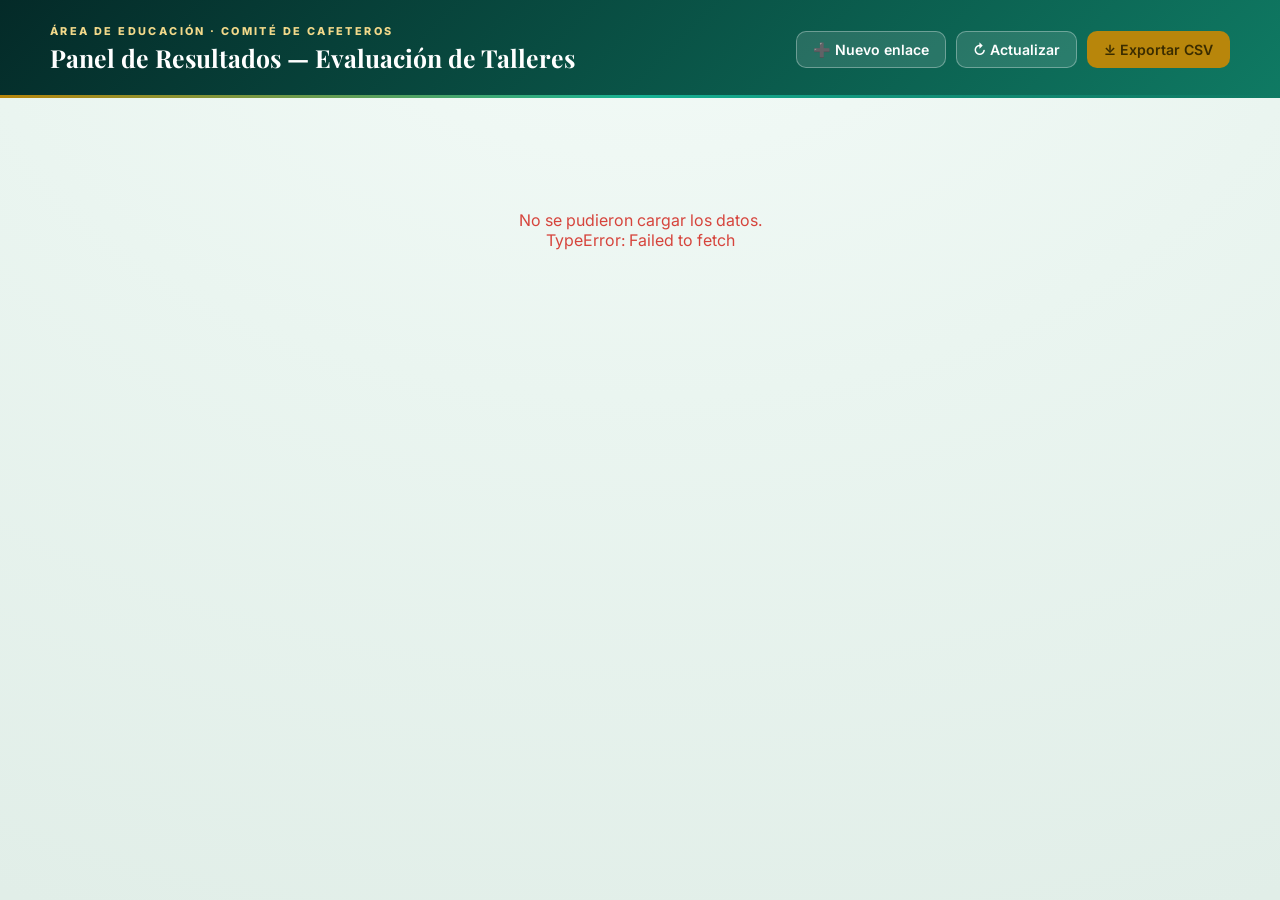
<file: evaluacion-virtual/admin.html>
<!DOCTYPE html>
<html lang="es">
<head>
<meta charset="UTF-8">
<meta name="viewport" content="width=device-width, initial-scale=1.0">
<base target="_top">
<title>Panel de Resultados · Comité de Cafeteros</title>
<link rel="icon" href="data:image/svg+xml,%3Csvg xmlns='http://www.w3.org/2000/svg' viewBox='0 0 64 64'%3E%3Crect width='64' height='64' rx='14' fill='%230F7A63'/%3E%3Cpath d='M16 22h26v14a13 13 0 0 1-13 13h0a13 13 0 0 1-13-13V22Z' fill='none' stroke='%23fff' stroke-width='4'/%3E%3Cpath d='M42 26h6a6 6 0 0 1 0 12h-6' fill='none' stroke='%23fff' stroke-width='4'/%3E%3Cpath d='M23 9c-2 3 2 5 0 8M32 9c-2 3 2 5 0 8' fill='none' stroke='%23E8C766' stroke-width='3' stroke-linecap='round'/%3E%3C/svg%3E">
<link href="https://fonts.googleapis.com/css2?family=Inter:wght@300;400;600;700;800;900&family=Playfair+Display:wght@700;900&display=swap" rel="stylesheet">
<style>
  *,*::before,*::after{box-sizing:border-box;margin:0;padding:0}
  :root{
    --emerald:#0F7A63;--emerald-d:#0A5A48;--g1:#042A28;--g4:#3FBBA0;--aqua:#17B395;
    --gold:#B8860B;--gold2:#9A6B08;
    --ink:#1C2C28;--ink2:#54655F;--ink3:#7E8E89;
    --line:#DBE6E1;--surf2:#EFF5F2;--card:#fff;
    --ex:#17a673;--b:#2f8fd6;--r:#d99400;--m:#d6443c;
  }
  body{font-family:'Inter',system-ui,-apple-system,Segoe UI,Roboto,sans-serif;color:var(--ink);
    background:radial-gradient(120% 120% at 50% -10%,#F4FBF8 0%,#EAF5F0 45%,#E1EEE8 100%) fixed;min-height:100vh;-webkit-font-smoothing:antialiased}

  /* Header */
  .top{background:linear-gradient(135deg,var(--g1),var(--emerald));color:#fff;padding:24px 26px;position:relative}
  .top::after{content:"";position:absolute;left:0;right:0;bottom:0;height:3px;background:linear-gradient(90deg,var(--gold),var(--aqua),transparent)}
  .top .inner{max-width:1180px;margin:0 auto;display:flex;align-items:center;justify-content:space-between;gap:16px;flex-wrap:wrap}
  .top .kicker{font-size:.68rem;letter-spacing:.22em;text-transform:uppercase;color:#F2D98A;font-weight:800}
  .top h1{font-family:'Playfair Display',Georgia,serif;font-size:1.55rem;font-weight:700;margin-top:3px}
  .top .actions{display:flex;gap:10px;flex-wrap:wrap}
  .btn{border:1px solid rgba(255,255,255,.32);background:rgba(255,255,255,.12);color:#fff;border-radius:10px;padding:9px 16px;font:inherit;font-weight:600;font-size:.88rem;cursor:pointer;transition:.15s;text-decoration:none;display:inline-flex;align-items:center;gap:6px}
  .btn:hover{background:rgba(255,255,255,.24)}
  .btn.solid{background:var(--gold);color:#3a2c00;border-color:transparent}
  .btn.solid:hover{background:#c9971a}

  .wrap{max-width:1180px;margin:0 auto;padding:22px 22px 60px}

  /* Toolbar / filtros */
  .filters{display:flex;gap:14px;flex-wrap:wrap;align-items:end;margin-bottom:20px;background:var(--card);border:1px solid var(--line);border-radius:16px;padding:14px 18px;box-shadow:0 2px 10px rgba(16,60,50,.04)}
  .filters .f{display:flex;flex-direction:column;gap:5px}
  .filters label{font-size:.7rem;font-weight:700;text-transform:uppercase;letter-spacing:.05em;color:var(--ink3)}
  .filters select{border:1.5px solid var(--line);border-radius:10px;padding:9px 12px;font:inherit;font-size:.9rem;background:#fbfdfe;min-width:200px;color:var(--ink)}
  .filters select:focus{outline:none;border-color:var(--g4);box-shadow:0 0 0 3px rgba(63,187,160,.16)}
  .count-pill{margin-left:auto;align-self:center;background:var(--surf2);color:var(--emerald-d);font-weight:700;font-size:.82rem;border-radius:999px;padding:7px 15px}

  /* KPIs */
  .kpis{display:grid;grid-template-columns:repeat(4,1fr);gap:14px;margin-bottom:22px}
  .kpi{background:var(--card);border:1px solid var(--line);border-radius:16px;padding:16px 18px;display:flex;gap:14px;align-items:center;box-shadow:0 2px 10px rgba(16,60,50,.04)}
  .kpi .ic{width:48px;height:48px;flex:0 0 auto;border-radius:13px;display:grid;place-items:center;font-size:1.3rem;background:color-mix(in srgb,var(--ac) 14%,#fff);color:var(--ac)}
  .kpi .num{font-size:1.85rem;font-weight:800;line-height:1;color:var(--ink)}
  .kpi .lab{font-size:.78rem;font-weight:700;color:var(--ink2);margin-top:3px}
  .kpi .sub{font-size:.74rem;color:var(--ink3);margin-top:1px}

  /* Paneles */
  .grid2{display:grid;grid-template-columns:1.35fr 1fr;gap:16px;align-items:start}
  .panel{background:var(--card);border:1px solid var(--line);border-radius:18px;padding:20px 22px;margin-bottom:16px;box-shadow:0 2px 10px rgba(16,60,50,.04)}
  .panel h2{font-size:1.02rem;font-weight:800;margin-bottom:4px;color:var(--emerald-d);display:flex;align-items:center;gap:8px}
  .panel .ph-sub{font-size:.8rem;color:var(--ink3);margin-bottom:16px}

  /* Barras por aspecto */
  .qrow{margin-bottom:18px}
  .qrow:last-child{margin-bottom:6px}
  .qrow .qh{display:flex;justify-content:space-between;gap:10px;align-items:baseline;margin-bottom:7px}
  .qrow .qh .t{font-size:.9rem;font-weight:600;line-height:1.3;color:var(--ink)}
  .qrow .qh .avg{font-size:.78rem;font-weight:800;color:var(--emerald-d);white-space:nowrap;background:var(--surf2);border-radius:999px;padding:3px 10px}
  .bar{display:flex;height:28px;border-radius:9px;overflow:hidden;background:#eef2f3;border:1px solid var(--line)}
  .bar span{display:flex;align-items:center;justify-content:center;font-size:.72rem;font-weight:700;color:#fff;min-width:0;transition:.4s ease}
  .seg-ex{background:var(--ex)}.seg-b{background:var(--b)}.seg-r{background:var(--r)}.seg-m{background:var(--m)}
  .legend{display:flex;gap:16px;flex-wrap:wrap;margin-top:16px;padding-top:14px;border-top:1px dashed var(--line);font-size:.78rem;color:var(--ink2)}
  .legend i{display:inline-block;width:11px;height:11px;border-radius:3px;margin-right:6px;vertical-align:middle}

  /* Donut satisfacción */
  .gauge{display:flex;align-items:center;gap:22px;flex-wrap:wrap}
  .donut{--p:0;width:140px;height:140px;border-radius:50%;flex:0 0 auto;
    background:conic-gradient(var(--aqua) calc(var(--p)*1%),#e7eeec 0);display:grid;place-items:center;transition:.5s}
  .donut .in{width:104px;height:104px;border-radius:50%;background:#fff;display:grid;place-items:center;text-align:center;box-shadow:inset 0 0 0 1px var(--line)}
  .donut .in b{font-size:1.7rem;color:var(--emerald-d);font-weight:800}
  .donut .in small{font-size:.62rem;color:var(--ink3);text-transform:uppercase;letter-spacing:.05em}
  .scoreList{flex:1;min-width:160px;display:flex;flex-direction:column;gap:8px}
  .sl-row{display:flex;align-items:center;gap:10px;font-size:.88rem}
  .sl-row .dot{width:12px;height:12px;border-radius:4px;flex:0 0 auto}
  .sl-row .sl-lab{font-weight:600;color:var(--ink)}
  .sl-row .sl-val{margin-left:auto;color:var(--ink2);font-weight:700;font-size:.84rem}

  /* Comentarios */
  .cmt-scroll{max-height:560px;overflow:auto;padding-right:4px}
  .cmt-grid{display:grid;grid-template-columns:1fr 1fr;gap:12px}
  .cmt{border:1px solid var(--line);border-radius:14px;padding:14px 16px;background:#fbfdfe}
  .cmt .meta{display:flex;gap:6px;flex-wrap:wrap;font-size:.72rem;margin-bottom:9px}
  .cmt .tag{background:#eaf3f0;color:var(--emerald-d);border-radius:999px;padding:3px 10px;font-weight:600}
  .cmt .tag.date{background:#fff4dc;color:#8a6a00}
  .cmt .tag.doc{background:#eef2f5;color:var(--ink2)}
  .cmt .q{font-size:.88rem;margin:6px 0;line-height:1.45;color:var(--ink)}
  .cmt .q .k{font-weight:700;color:var(--emerald);font-size:.72rem;text-transform:uppercase;letter-spacing:.03em;display:block;margin-bottom:2px}
  .chips{display:flex;gap:6px;flex-wrap:wrap}
  .chip{background:var(--surf2);border-radius:8px;padding:3px 10px;font-size:.82rem;font-weight:600;color:var(--ink)}

  .badge-count{background:var(--surf2);color:var(--emerald-d);border-radius:999px;padding:2px 10px;font-size:.78rem;font-weight:700}
  .empty{text-align:center;color:var(--ink3);padding:40px 20px}
  .loading{text-align:center;padding:90px 20px;color:var(--ink2)}
  .spin{width:36px;height:36px;border:3px solid #d4e2dc;border-top-color:var(--aqua);border-radius:50%;margin:0 auto 14px;animation:r 1s linear infinite}
  @keyframes r{to{transform:rotate(360deg)}}
  .muted{color:var(--ink3);font-size:.82rem}

  @media(max-width:860px){.kpis{grid-template-columns:repeat(2,1fr)}.grid2{grid-template-columns:1fr}.cmt-grid{grid-template-columns:1fr}}
  @media(max-width:480px){.kpis{grid-template-columns:1fr}.top h1{font-size:1.3rem}}
</style>
</head>
<body>
  <div class="top">
    <div class="inner">
      <div>
        <div class="kicker">Área de Educación · Comité de Cafeteros</div>
        <h1>Panel de Resultados — Evaluación de Talleres</h1>
      </div>
      <div class="actions">
        <a class="btn" id="newLink" href="generar.html">➕ Nuevo enlace</a>
        <button class="btn" id="reload">↻ Actualizar</button>
        <button class="btn solid" id="csv">⤓ Exportar CSV</button>
      </div>
    </div>
  </div>

  <div class="wrap">
    <div id="loading" class="loading"><div class="spin"></div>Cargando respuestas…</div>
    <div id="dash" style="display:none">

      <div class="filters">
        <div class="f"><label>Taller</label><select id="fTaller"><option value="">Todos</option></select></div>
        <div class="f"><label>Municipio</label><select id="fMun"><option value="">Todos</option></select></div>
        <span class="count-pill" id="count"></span>
      </div>

      <div class="kpis" id="kpis"></div>

      <div class="grid2">
        <div class="panel">
          <h2>📊 Calificación por aspecto</h2>
          <div class="ph-sub">Distribución de respuestas y promedio (escala 1 a 4) por cada pregunta evaluada.</div>
          <div id="bars"></div>
          <div class="legend">
            <span><i style="background:var(--ex)"></i>Excelente</span>
            <span><i style="background:var(--b)"></i>Bueno</span>
            <span><i style="background:var(--r)"></i>Regular</span>
            <span><i style="background:var(--m)"></i>Malo</span>
          </div>
        </div>
        <div class="panel">
          <h2>🌟 Satisfacción general</h2>
          <div class="ph-sub">Proporción de calificaciones positivas (Excelente + Bueno).</div>
          <div class="gauge">
            <div class="donut" id="donut"><div class="in"><b id="donutNum">0%</b><small>Exc + Bueno</small></div></div>
            <div class="scoreList" id="scoreList"></div>
          </div>
        </div>
      </div>

      <div class="panel">
        <h2>💬 Comentarios y temas <span class="badge-count" id="cmtCount"></span></h2>
        <div class="ph-sub">Respuestas abiertas: menor calificación, temas destacados y temas a profundizar.</div>
        <div class="cmt-scroll"><div class="cmt-grid" id="comments"></div></div>
      </div>

    </div>
  </div>

<script>
  var OPTS = [
    {v:'Excelente', seg:'seg-ex', score:4},
    {v:'Bueno',     seg:'seg-b',  score:3},
    {v:'Regular',   seg:'seg-r',  score:2},
    {v:'Malo',      seg:'seg-m',  score:1}
  ];
  var QLABELS = [
    {idx:7,  t:'1. Oportunidad, Organización y Coordinación'},
    {idx:8,  t:'2. Claridad y profundidad de los contenidos'},
    {idx:9,  t:'3. Calidad y funcionalidad de documentos de apoyo'},
    {idx:10, t:'4. Desempeño pedagógico de los Orientadores'}
  ];
  // índices de columnas (coinciden con HEADERS en Codigo.gs)
  var C = {ts:0, entidad:1, taller:2, municipio:3, fecha:4, coord:5, docente:6,
           q5:11, tema1:12, tema2:13, tema3:14, q7:15};

  // ====== URL del backend en Apps Script (/exec) ======
  var API = 'https://script.google.com/macros/s/AKfycbzGp3hpeuZTxjur1DE2ZjDHy3j4uiSzi2gFpubek0vxkzqjDUi03c-06kecpKib6rXy/exec';

  var ALL = [];

  function load(){
    document.getElementById('loading').style.display='block';
    document.getElementById('dash').style.display='none';
    fetch(API)
      .then(function(r){ return r.json(); })
      .then(function(res){
        ALL = (res && res.rows) || [];
        document.getElementById('loading').style.display='none';
        document.getElementById('dash').style.display='block';
        buildFilters(); render();
      })
      .catch(function(e){
        document.getElementById('loading').innerHTML='<p style="color:#d6443c">No se pudieron cargar los datos.<br>'+e+'</p>';
      });
  }

  function uniq(idx){
    var s={}; ALL.forEach(function(r){ var v=(r[idx]||'').toString().trim(); if(v) s[v]=1; });
    return Object.keys(s).sort();
  }
  function buildFilters(){
    fill('fTaller', uniq(C.taller)); fill('fMun', uniq(C.municipio));
  }
  function fill(id, arr){
    var sel=document.getElementById(id), cur=sel.value;
    sel.innerHTML='<option value="">Todos</option>'+arr.map(function(v){return '<option>'+esc(v)+'</option>';}).join('');
    sel.value=cur;
  }

  function filtered(){
    var t=document.getElementById('fTaller').value, m=document.getElementById('fMun').value;
    return ALL.filter(function(r){
      return (!t || (r[C.taller]||'')==t) && (!m || (r[C.municipio]||'')==m);
    });
  }

  function render(){
    var rows=filtered();
    document.getElementById('count').textContent = rows.length+' de '+ALL.length+' evaluaciones';

    // promedios
    var totScore=0, totAns=0, satOk=0;
    QLABELS.forEach(function(q){
      rows.forEach(function(r){
        var o=byVal(r[q.idx]); if(o){ totScore+=o.score; totAns++; if(o.score>=3) satOk++; }
      });
    });
    var avg = totAns? (totScore/totAns) : 0;
    var sat = totAns? Math.round(satOk/totAns*100) : 0;

    // KPIs
    var kpis=[
      {lab:'Evaluaciones', num:rows.length, sub:(rows.length===1?'respuesta':'respuestas'), ic:'📝', accent:'#0F7A63'},
      {lab:'Promedio general', num:(avg? avg.toFixed(2):'—'), sub:'escala 1 a 4', ic:'⭐', accent:'#B8860B'},
      {lab:'Satisfacción', num:sat+'%', sub:'Excelente + Bueno', ic:'😊', accent:'#17B395'},
      {lab:'Talleres', num:uniqIn(rows,C.taller), sub:'distintos', ic:'🎓', accent:'#2f8fd6'}
    ];
    document.getElementById('kpis').innerHTML = kpis.map(function(k){
      return '<div class="kpi" style="--ac:'+k.accent+'"><div class="ic">'+k.ic+'</div>'+
             '<div><div class="num">'+k.num+'</div><div class="lab">'+k.lab+'</div><div class="sub">'+k.sub+'</div></div></div>';
    }).join('');

    // barras por pregunta
    document.getElementById('bars').innerHTML = QLABELS.map(function(q){
      var counts={Excelente:0,Bueno:0,Regular:0,Malo:0}, n=0, sc=0;
      rows.forEach(function(r){ var o=byVal(r[q.idx]); if(o){counts[o.v]++;n++;sc+=o.score;} });
      var qavg = n? (sc/n).toFixed(2) : '—';
      var segs = OPTS.map(function(o){
        var c=counts[o.v], pct=n? (c/n*100):0;
        return c? '<span class="'+o.seg+'" style="flex:'+c+'" title="'+o.v+': '+c+'">'+(pct>=11?Math.round(pct)+'%':'')+'</span>' : '';
      }).join('');
      return '<div class="qrow"><div class="qh"><span class="t">'+q.t+'</span><span class="avg">'+qavg+(n?' / 4':'')+'</span></div>'+
             '<div class="bar">'+(n?segs:'<span style="color:#9fb0bd;flex:1;background:#eef2f3">Sin datos</span>')+'</div></div>';
    }).join('');

    // donut + lista
    document.getElementById('donut').style.setProperty('--p', sat);
    document.getElementById('donutNum').textContent = sat+'%';
    var totals={Excelente:0,Bueno:0,Regular:0,Malo:0};
    QLABELS.forEach(function(q){ rows.forEach(function(r){ var o=byVal(r[q.idx]); if(o) totals[o.v]++; }); });
    document.getElementById('scoreList').innerHTML = OPTS.map(function(o){
      var c=totals[o.v], pct=totAns?Math.round(c/totAns*100):0;
      return '<div class="sl-row"><span class="dot '+o.seg+'"></span><span class="sl-lab">'+o.v+'</span><span class="sl-val">'+c+' · '+pct+'%</span></div>';
    }).join('');

    // comentarios
    var cmts = rows.filter(function(r){
      return (r[C.q5]||r[C.q7]||r[C.tema1]||r[C.tema2]||r[C.tema3]||'').toString().trim();
    });
    document.getElementById('cmtCount').textContent = cmts.length;
    document.getElementById('comments').innerHTML = cmts.length ? cmts.slice().reverse().map(function(r){
      var temas=[r[C.tema1],r[C.tema2],r[C.tema3]].filter(function(x){return (x||'').toString().trim();});
      var h='<div class="cmt"><div class="meta">';
      if(r[C.taller]) h+='<span class="tag">'+esc(r[C.taller])+'</span>';
      if(r[C.municipio]) h+='<span class="tag">'+esc(r[C.municipio])+'</span>';
      if(r[C.fecha]) h+='<span class="tag date">'+esc(r[C.fecha])+'</span>';
      if(r[C.docente]) h+='<span class="tag doc">'+esc(r[C.docente])+'</span>';
      h+='</div>';
      if((r[C.q5]||'').toString().trim()) h+='<div class="q"><span class="k">Menor calificación</span>'+esc(r[C.q5])+'</div>';
      if(temas.length) h+='<div class="q"><span class="k">Temas destacados</span><div class="chips">'+temas.map(function(t){return '<span class="chip">'+esc(t)+'</span>';}).join('')+'</div></div>';
      if((r[C.q7]||'').toString().trim()) h+='<div class="q"><span class="k">Le gustaría profundizar en</span>'+esc(r[C.q7])+'</div>';
      return h+'</div>';
    }).join('') : '<div class="empty" style="grid-column:1/-1">Aún no hay comentarios para este filtro.</div>';
  }

  function byVal(v){ v=(v||'').toString().trim(); for(var i=0;i<OPTS.length;i++) if(OPTS[i].v===v) return OPTS[i]; return null; }
  function uniqIn(rows,idx){ var s={}; rows.forEach(function(r){var v=(r[idx]||'').toString().trim(); if(v)s[v]=1;}); return Object.keys(s).length; }
  function esc(s){ return (s==null?'':String(s)).replace(/[&<>"]/g,function(c){return {'&':'&amp;','<':'&lt;','>':'&gt;','"':'&quot;'}[c];}); }

  function exportCSV(){
    var rows=filtered();
    var H=['Marca temporal','Entidad','Taller','Municipio','Fecha','Coordinadores','Docente',
           'P1','P2','P3','P4','Menor calificación','Tema 1','Tema 2','Tema 3','Profundizar'];
    var lines=[H.join(',')];
    rows.forEach(function(r){
      lines.push(r.map(function(c){ c=(c==null?'':String(c)); return '"'+c.replace(/"/g,'""')+'"'; }).join(','));
    });
    var blob=new Blob(['﻿'+lines.join('\r\n')],{type:'text/csv;charset=utf-8'});
    var a=document.createElement('a');
    a.href=URL.createObjectURL(blob);
    a.download='evaluaciones_talleres_'+new Date().toISOString().slice(0,10)+'.csv';
    a.click();
  }

  document.getElementById('fTaller').addEventListener('change', render);
  document.getElementById('fMun').addEventListener('change', render);
  document.getElementById('reload').addEventListener('click', load);
  document.getElementById('csv').addEventListener('click', exportCSV);
  load();
</script>
</body>
</html>
</file>
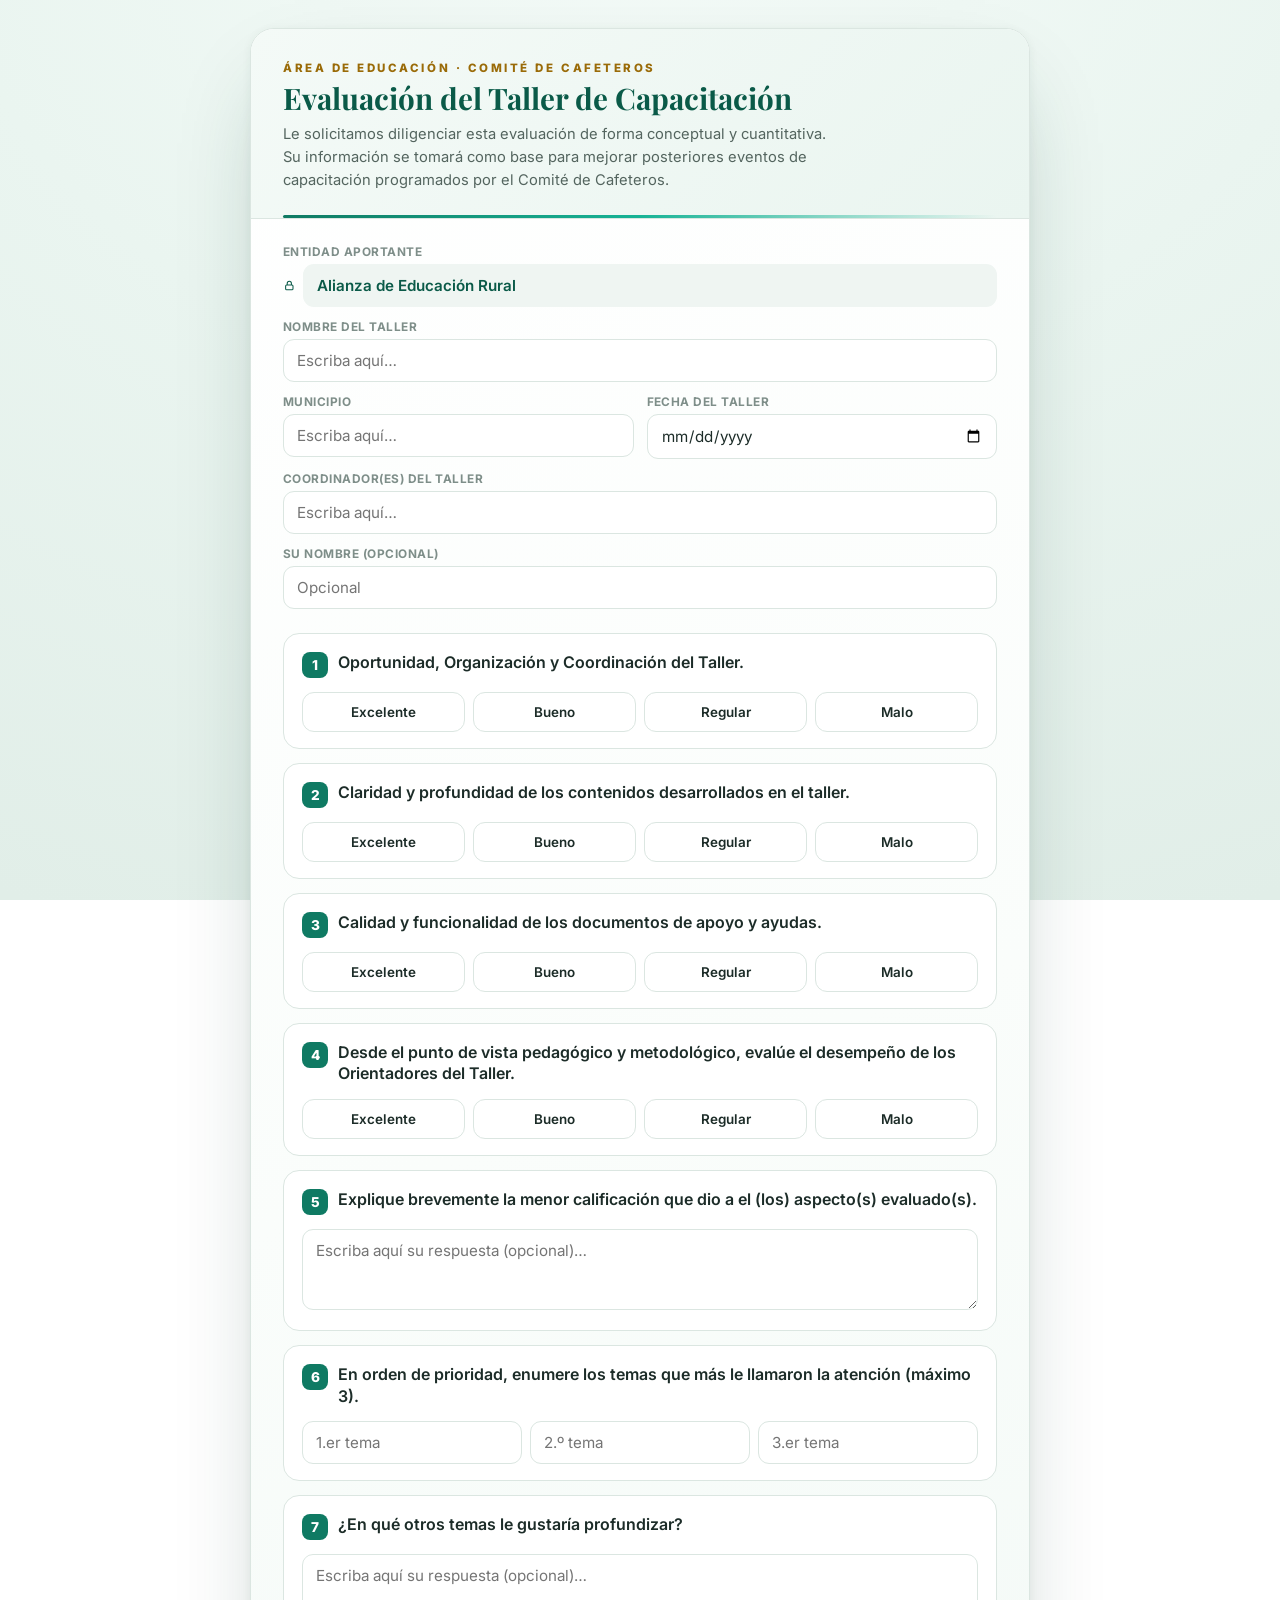
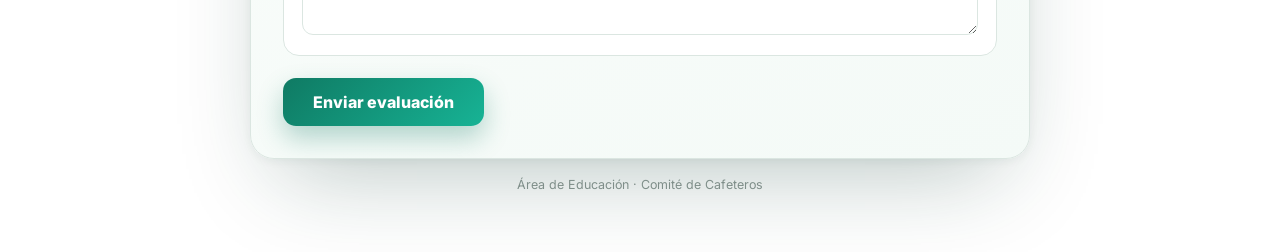
<file: evaluacion-virtual/form.html>
<!DOCTYPE html>
<html lang="es">
<head>
<meta charset="UTF-8">
<meta name="viewport" content="width=device-width, initial-scale=1.0">
<title>Evaluación del Taller · Comité de Cafeteros</title>
<link rel="icon" href="data:image/svg+xml,%3Csvg xmlns='http://www.w3.org/2000/svg' viewBox='0 0 64 64'%3E%3Crect width='64' height='64' rx='14' fill='%230F7A63'/%3E%3Cpath d='M16 22h26v14a13 13 0 0 1-13 13h0a13 13 0 0 1-13-13V22Z' fill='none' stroke='%23fff' stroke-width='4'/%3E%3Cpath d='M42 26h6a6 6 0 0 1 0 12h-6' fill='none' stroke='%23fff' stroke-width='4'/%3E%3Cpath d='M23 9c-2 3 2 5 0 8M32 9c-2 3 2 5 0 8' fill='none' stroke='%23E8C766' stroke-width='3' stroke-linecap='round'/%3E%3C/svg%3E">
<link href="https://fonts.googleapis.com/css2?family=Inter:wght@300;400;600;700;800;900&family=Playfair+Display:wght@700;900&display=swap" rel="stylesheet">
<style>
  *,*::before,*::after{box-sizing:border-box;margin:0;padding:0}
  :root{
    --emerald:#0F7A63;--emerald-d:#0A5A48;--g3:#2E9E82;--g4:#3FBBA0;--aqua:#17B395;
    --gold:#B8860B;--gold2:#9A6B08;
    --ink:#1C2C28;--ink2:#54655F;--ink3:#7E8E89;
    --surf:#FFFFFF;--surf2:#EFF5F2;--line:#DBE6E1;
    --ex:#17a673;--b:#2f8fd6;--r:#d99400;--m:#d6443c;
  }
  body{font-family:'Inter',system-ui,-apple-system,Segoe UI,Roboto,sans-serif;color:var(--ink);
    background:radial-gradient(120% 120% at 50% -10%,#F4FBF8 0%,#EAF5F0 45%,#E1EEE8 100%) fixed;
    min-height:100vh;padding:28px 14px 60px;-webkit-font-smoothing:antialiased}
  .wrap{max-width:780px;margin:0 auto}
  .card{background:linear-gradient(160deg,#FFFFFF,#FAFDFB 60%,#F4FAF7);border:1px solid var(--line);border-radius:24px;
    box-shadow:0 40px 90px -30px rgba(16,60,50,.30),0 2px 10px rgba(16,60,50,.06);overflow:hidden}
  .hero{background:linear-gradient(135deg,#F4FAF7,#EAF5F0);border-bottom:1px solid var(--line);padding:32px 32px 26px;position:relative}
  .hero::after{content:"";position:absolute;left:32px;right:32px;bottom:0;height:3px;border-radius:3px;
    background:linear-gradient(90deg,var(--emerald),var(--aqua),transparent)}
  .kicker{font-size:.72rem;letter-spacing:.22em;text-transform:uppercase;color:var(--gold2);font-weight:800}
  .hero h1{font-family:'Playfair Display',Georgia,serif;font-size:1.85rem;line-height:1.15;margin:.35rem 0 .55rem;color:var(--emerald-d)}
  .hero p{font-size:.92rem;color:var(--ink2);max-width:62ch;line-height:1.55}
  .body{padding:26px 32px 32px}
  .ctx{display:grid;grid-template-columns:1fr 1fr;gap:13px;margin-bottom:24px}
  .ctx .full{grid-column:1/-1}
  .fld label{display:block;font-size:.74rem;font-weight:700;letter-spacing:.04em;text-transform:uppercase;color:var(--ink3);margin-bottom:5px}
  .fld input,.fld textarea{width:100%;border:1.5px solid var(--line);border-radius:11px;padding:11px 13px;font:inherit;font-size:.95rem;color:var(--ink);background:#fff;transition:.15s}
  .fld input:focus,.fld textarea:focus{outline:none;border-color:var(--g4);box-shadow:0 0 0 3px rgba(63,187,160,.18)}
  .fld input[readonly]{background:var(--surf2);color:var(--emerald-d);font-weight:600;cursor:default;border-color:transparent}
  .lockrow{display:flex;align-items:center;gap:7px}
  .q{border:1px solid var(--line);border-radius:16px;padding:18px 18px 16px;margin-bottom:14px;background:#fff}
  .q .qt{font-weight:600;font-size:1rem;line-height:1.35;margin-bottom:14px;display:flex;gap:10px;color:var(--ink)}
  .q .num{flex:0 0 auto;width:26px;height:26px;border-radius:8px;background:var(--emerald);color:#fff;font-size:.85rem;
    display:grid;place-items:center;font-weight:800}
  .scale{display:grid;grid-template-columns:repeat(4,1fr);gap:8px}
  .scale input{position:absolute;opacity:0;pointer-events:none}
  .scale label{display:flex;flex-direction:column;align-items:center;gap:3px;padding:11px 6px;border:1.6px solid var(--line);
    border-radius:12px;cursor:pointer;text-align:center;transition:.15s;background:#fff;user-select:none}
  .scale label .em{font-size:.66rem;font-weight:800;letter-spacing:.05em;color:var(--ink3)}
  .scale label .lb{font-size:.84rem;font-weight:600}
  .scale label:hover{border-color:var(--g4);background:#f9fdfb}
  .scale input:checked + label{color:#fff;border-color:transparent;transform:translateY(-1px);box-shadow:0 6px 16px rgba(0,0,0,.12)}
  .scale .o-ex input:checked + label{background:var(--ex)}
  .scale .o-b  input:checked + label{background:var(--b)}
  .scale .o-r  input:checked + label{background:var(--r)}
  .scale .o-m  input:checked + label{background:var(--m)}
  .scale input:checked + label .em{color:rgba(255,255,255,.85)}
  .temas{display:grid;grid-template-columns:1fr 1fr 1fr;gap:8px}
  .sub{display:flex;align-items:center;gap:14px;margin-top:22px;flex-wrap:wrap}
  button.send{background:linear-gradient(135deg,var(--emerald),var(--aqua));color:#fff;border:none;border-radius:13px;
    padding:14px 30px;font:inherit;font-weight:800;font-size:1rem;cursor:pointer;box-shadow:0 12px 26px rgba(15,122,99,.30);transition:.15s}
  button.send:hover{transform:translateY(-1px);box-shadow:0 16px 32px rgba(15,122,99,.38)}
  button.send:disabled{opacity:.6;cursor:not-allowed;transform:none}
  .err{color:var(--m);font-size:.86rem;font-weight:600}
  .foot{text-align:center;color:var(--ink3);font-size:.78rem;margin-top:18px}
  .done{display:none;text-align:center;padding:54px 30px}
  .done .ck{width:84px;height:84px;border-radius:50%;background:linear-gradient(135deg,var(--emerald),var(--aqua));
    margin:0 auto 22px;display:grid;place-items:center;box-shadow:0 14px 30px rgba(15,122,99,.32)}
  .done h2{font-family:'Playfair Display',serif;font-size:1.7rem;margin-bottom:8px;color:var(--emerald-d)}
  .done p{color:var(--ink2);max-width:46ch;margin:0 auto;line-height:1.55}
  @media(max-width:560px){.ctx,.temas{grid-template-columns:1fr}.scale{grid-template-columns:repeat(2,1fr)}
    .hero h1{font-size:1.5rem}.body,.hero{padding-left:20px;padding-right:20px}.hero::after{left:20px;right:20px}}
</style>
</head>
<body>
<div class="wrap">
  <div class="card">
    <form id="form">
      <div class="hero">
        <div class="kicker">Área de Educación · Comité de Cafeteros</div>
        <h1>Evaluación del Taller de Capacitación</h1>
        <p>Le solicitamos diligenciar esta evaluación de forma conceptual y cuantitativa. Su información se tomará como base para mejorar posteriores eventos de capacitación programados por el Comité de Cafeteros.</p>
      </div>

      <div class="body">
        <div class="ctx" id="ctx"></div>
        <div id="scaleQs"></div>

        <div class="q">
          <div class="qt"><span class="num">5</span><span>Explique brevemente la menor calificación que dio a el (los) aspecto(s) evaluado(s).</span></div>
          <div class="fld"><textarea id="q5" rows="3" placeholder="Escriba aquí su respuesta (opcional)…"></textarea></div>
        </div>

        <div class="q">
          <div class="qt"><span class="num">6</span><span>En orden de prioridad, enumere los temas que más le llamaron la atención (máximo 3).</span></div>
          <div class="temas">
            <div class="fld"><input id="tema1" placeholder="1.er tema"></div>
            <div class="fld"><input id="tema2" placeholder="2.º tema"></div>
            <div class="fld"><input id="tema3" placeholder="3.er tema"></div>
          </div>
        </div>

        <div class="q">
          <div class="qt"><span class="num">7</span><span>¿En qué otros temas le gustaría profundizar?</span></div>
          <div class="fld"><textarea id="q7" rows="3" placeholder="Escriba aquí su respuesta (opcional)…"></textarea></div>
        </div>

        <div class="sub">
          <button type="submit" class="send" id="btn">Enviar evaluación</button>
          <span class="err" id="err"></span>
        </div>
      </div>
    </form>

    <div class="done" id="done">
      <div class="ck"><svg width="40" height="40" viewBox="0 0 24 24" fill="none"><path d="M5 13l4 4L19 7" stroke="#fff" stroke-width="3" stroke-linecap="round" stroke-linejoin="round"/></svg></div>
      <h2>¡Gracias por su evaluación!</h2>
      <p>Su respuesta fue registrada con éxito. Su retroalimentación nos ayuda a mejorar los talleres del Comité de Cafeteros.</p>
    </div>
  </div>
  <div class="foot">Área de Educación · Comité de Cafeteros</div>
</div>

<script>
  // ====== URL del backend en Apps Script (/exec) ======
  var API = 'https://script.google.com/macros/s/AKfycbzGp3hpeuZTxjur1DE2ZjDHy3j4uiSzi2gFpubek0vxkzqjDUi03c-06kecpKib6rXy/exec';

  // ====== Pre-llenado: se lee de la propia URL (?taller=...&municipio=...) ======
  var qs = new URLSearchParams(location.search);
  var PREFILL = {
    entidad:       qs.get('entidad')      || 'Alianza de Educación Rural',
    taller:        qs.get('taller')       || '',
    municipio:     qs.get('municipio')    || '',
    fecha:         qs.get('fecha')        || '',
    coordinadores: qs.get('coordinadores') || qs.get('coordinador') || ''
  };

  var SCALE = [
    {k:'q1', n:1, t:'Oportunidad, Organización y Coordinación del Taller.'},
    {k:'q2', n:2, t:'Claridad y profundidad de los contenidos desarrollados en el taller.'},
    {k:'q3', n:3, t:'Calidad y funcionalidad de los documentos de apoyo y ayudas.'},
    {k:'q4', n:4, t:'Desde el punto de vista pedagógico y metodológico, evalúe el desempeño de los Orientadores del Taller.'}
  ];
  var OPTS = [
    {v:'Excelente', s:'EX', c:'o-ex'},
    {v:'Bueno',     s:'B',  c:'o-b'},
    {v:'Regular',   s:'R',  c:'o-r'},
    {v:'Malo',      s:'M',  c:'o-m'}
  ];

  var CTX = [
    {k:'entidad',       label:'Entidad Aportante',          full:true},
    {k:'taller',        label:'Nombre del Taller',          full:true},
    {k:'municipio',     label:'Municipio',                  full:false},
    {k:'fecha',         label:'Fecha del Taller',           full:false, type:'date'},
    {k:'coordinadores', label:'Coordinador(es) del Taller', full:true},
    {k:'docente',       label:'Su nombre (opcional)',       full:true, optional:true}
  ];

  var ctxEl = document.getElementById('ctx');
  CTX.forEach(function(f){
    var value = (PREFILL[f.k] || '');
    var locked = !!value && !f.optional;
    var div = document.createElement('div');
    div.className = 'fld' + (f.full ? ' full' : '');
    if (locked){
      div.innerHTML = '<label>'+f.label+'</label><div class="lockrow">'+
        '<svg width="13" height="13" viewBox="0 0 24 24" fill="none"><rect x="5" y="11" width="14" height="9" rx="2" stroke="#0A5A48" stroke-width="2"/><path d="M8 11V8a4 4 0 0 1 8 0v3" stroke="#0A5A48" stroke-width="2"/></svg>'+
        '<input id="'+f.k+'" readonly></div>';
    } else {
      div.innerHTML = '<label>'+f.label+'</label><input id="'+f.k+'" '+
        (f.type==='date'?'type="date"':'type="text"')+' placeholder="'+(f.optional?'Opcional':'Escriba aquí…')+'">';
    }
    ctxEl.appendChild(div);
    div.querySelector('input').value = value;
  });

  var sq = document.getElementById('scaleQs');
  SCALE.forEach(function(q){
    var html = '<div class="q"><div class="qt"><span class="num">'+q.n+'</span><span>'+q.t+'</span></div><div class="scale">';
    OPTS.forEach(function(o,i){
      var id = q.k+'_'+i;
      html += '<div class="'+o.c+'"><input type="radio" name="'+q.k+'" id="'+id+'" value="'+o.v+'">'+
              '<label for="'+id+'"><span class="lb">'+o.v+'</span></label></div>';
    });
    html += '</div></div>';
    sq.insertAdjacentHTML('beforeend', html);
  });

  function val(id){ var e=document.getElementById(id); return e?e.value.trim():''; }
  function radio(name){ var e=document.querySelector('input[name="'+name+'"]:checked'); return e?e.value:''; }

  document.getElementById('form').addEventListener('submit', function(ev){
    ev.preventDefault();
    var err = document.getElementById('err'); err.textContent='';

    if(!val('taller')){ err.textContent='Indique el nombre del taller.'; return; }
    var missing = SCALE.filter(function(q){ return !radio(q.k); });
    if(missing.length){
      err.textContent='Califique las '+SCALE.length+' preguntas (faltan '+missing.length+').';
      return;
    }

    var data = {
      entidad: val('entidad'), taller: val('taller'), municipio: val('municipio'),
      fecha: val('fecha'), coordinadores: val('coordinadores'), docente: val('docente'),
      q1: radio('q1'), q2: radio('q2'), q3: radio('q3'), q4: radio('q4'),
      q5: val('q5'), tema1: val('tema1'), tema2: val('tema2'), tema3: val('tema3'), q7: val('q7')
    };

    var btn = document.getElementById('btn');
    btn.disabled = true; btn.textContent = 'Enviando…';

    // Content-Type text/plain → petición "simple", evita preflight CORS con Apps Script
    fetch(API, { method:'POST', body: JSON.stringify(data) })
      .then(function(r){ return r.json(); })
      .then(function(res){
        if(res && res.ok){
          document.getElementById('form').style.display='none';
          document.getElementById('done').style.display='block';
          window.scrollTo({top:0,behavior:'smooth'});
        } else {
          throw new Error((res && res.error) || 'error desconocido');
        }
      })
      .catch(function(e){
        err.textContent = 'No se pudo enviar: ' + e.message + '. Intente de nuevo.';
        btn.disabled=false; btn.textContent='Enviar evaluación';
      });
  });
</script>
</body>
</html>
</file>
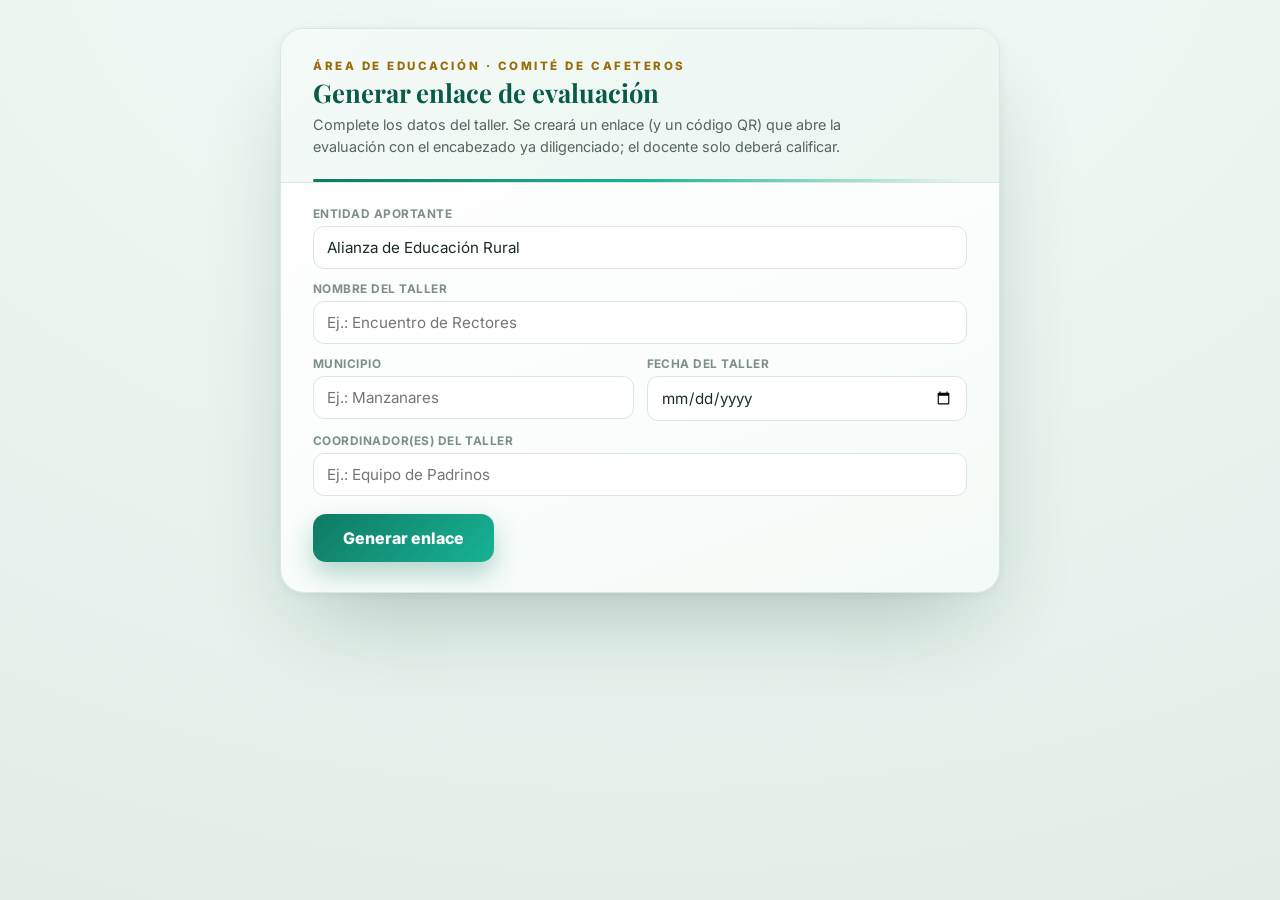
<file: evaluacion-virtual/generar.html>
<!DOCTYPE html>
<html lang="es">
<head>
<meta charset="UTF-8">
<meta name="viewport" content="width=device-width, initial-scale=1.0">
<title>Generar enlace de evaluación · Comité de Cafeteros</title>
<link rel="icon" href="data:image/svg+xml,%3Csvg xmlns='http://www.w3.org/2000/svg' viewBox='0 0 64 64'%3E%3Crect width='64' height='64' rx='14' fill='%230F7A63'/%3E%3Cpath d='M16 22h26v14a13 13 0 0 1-13 13h0a13 13 0 0 1-13-13V22Z' fill='none' stroke='%23fff' stroke-width='4'/%3E%3Cpath d='M42 26h6a6 6 0 0 1 0 12h-6' fill='none' stroke='%23fff' stroke-width='4'/%3E%3Cpath d='M23 9c-2 3 2 5 0 8M32 9c-2 3 2 5 0 8' fill='none' stroke='%23E8C766' stroke-width='3' stroke-linecap='round'/%3E%3C/svg%3E">
<link href="https://fonts.googleapis.com/css2?family=Inter:wght@300;400;600;700;800;900&family=Playfair+Display:wght@700;900&display=swap" rel="stylesheet">
<style>
  *,*::before,*::after{box-sizing:border-box;margin:0;padding:0}
  :root{
    --emerald:#0F7A63;--emerald-d:#0A5A48;--g4:#3FBBA0;--aqua:#17B395;
    --gold2:#9A6B08;--ink:#1C2C28;--ink2:#54655F;--ink3:#7E8E89;
    --surf2:#EFF5F2;--line:#DBE6E1;
  }
  body{font-family:'Inter',system-ui,-apple-system,Segoe UI,Roboto,sans-serif;color:var(--ink);
    background:radial-gradient(120% 120% at 50% -10%,#F4FBF8 0%,#EAF5F0 45%,#E1EEE8 100%) fixed;
    min-height:100vh;padding:28px 14px 60px;-webkit-font-smoothing:antialiased}
  .wrap{max-width:720px;margin:0 auto}
  .card{background:linear-gradient(160deg,#FFFFFF,#FAFDFB 60%,#F4FAF7);border:1px solid var(--line);border-radius:24px;
    box-shadow:0 40px 90px -30px rgba(16,60,50,.30),0 2px 10px rgba(16,60,50,.06);overflow:hidden}
  .hero{background:linear-gradient(135deg,#F4FAF7,#EAF5F0);border-bottom:1px solid var(--line);padding:30px 32px 24px;position:relative}
  .hero::after{content:"";position:absolute;left:32px;right:32px;bottom:0;height:3px;border-radius:3px;
    background:linear-gradient(90deg,var(--emerald),var(--aqua),transparent)}
  .kicker{font-size:.72rem;letter-spacing:.22em;text-transform:uppercase;color:var(--gold2);font-weight:800}
  .hero h1{font-family:'Playfair Display',Georgia,serif;font-size:1.6rem;line-height:1.15;margin:.3rem 0 .45rem;color:var(--emerald-d)}
  .hero p{font-size:.9rem;color:var(--ink2);max-width:60ch;line-height:1.5}
  .body{padding:24px 32px 30px}
  .grid{display:grid;grid-template-columns:1fr 1fr;gap:13px}
  .fld.full{grid-column:1/-1}
  .fld label{display:block;font-size:.74rem;font-weight:700;letter-spacing:.04em;text-transform:uppercase;color:var(--ink3);margin-bottom:5px}
  .fld input{width:100%;border:1.5px solid var(--line);border-radius:11px;padding:11px 13px;font:inherit;font-size:.95rem;color:var(--ink);background:#fff;transition:.15s}
  .fld input:focus{outline:none;border-color:var(--g4);box-shadow:0 0 0 3px rgba(63,187,160,.18)}
  button.go{margin-top:18px;background:linear-gradient(135deg,var(--emerald),var(--aqua));color:#fff;border:none;border-radius:13px;
    padding:14px 30px;font:inherit;font-weight:800;font-size:1rem;cursor:pointer;box-shadow:0 12px 26px rgba(15,122,99,.30);transition:.15s}
  button.go:hover{transform:translateY(-1px);box-shadow:0 16px 32px rgba(15,122,99,.38)}
  .out{display:none;margin-top:24px;border-top:1px dashed var(--line);padding-top:22px}
  .out h2{font-size:1.05rem;font-weight:800;color:var(--emerald-d);margin-bottom:12px}
  .linkbox{display:flex;gap:8px;flex-wrap:wrap}
  .linkbox input{flex:1;min-width:220px;border:1.5px solid var(--line);border-radius:11px;padding:11px 13px;font:inherit;font-size:.86rem;background:var(--surf2);color:var(--ink2)}
  .btn{border:1.5px solid var(--emerald);background:#fff;color:var(--emerald-d);border-radius:11px;padding:11px 16px;font:inherit;font-weight:700;font-size:.88rem;cursor:pointer;white-space:nowrap;transition:.15s;text-decoration:none;display:inline-flex;align-items:center;gap:6px}
  .btn:hover{background:var(--surf2)}
  .btn.solid{background:var(--emerald);color:#fff;border-color:transparent}
  .row{display:flex;gap:8px;flex-wrap:wrap;margin-top:10px}
  .qr{margin-top:22px;text-align:center}
  .qr img{border:1px solid var(--line);border-radius:16px;padding:12px;background:#fff;width:220px;height:220px;cursor:zoom-in;transition:.15s}
  .qr img:hover{border-color:var(--g4);box-shadow:0 8px 22px rgba(15,122,99,.16)}
  .qr .cap{font-size:.8rem;color:var(--ink3);margin-top:8px}
  /* Lightbox QR */
  .lb{position:fixed;inset:0;background:rgba(10,40,35,.72);backdrop-filter:blur(4px);display:none;
    align-items:center;justify-content:center;padding:24px;z-index:100;cursor:zoom-out}
  .lb.show{display:flex}
  .lb .inner{background:#fff;border-radius:22px;padding:20px;box-shadow:0 30px 80px rgba(0,0,0,.4);text-align:center;cursor:default;max-width:96vw}
  .lb img{width:min(78vmin,520px);height:min(78vmin,520px);display:block}
  .lb .cap{font-size:.85rem;color:var(--ink2);margin-top:10px}
  .lb .x{position:absolute;top:18px;right:22px;width:42px;height:42px;border-radius:50%;border:none;
    background:rgba(255,255,255,.18);color:#fff;font-size:1.5rem;line-height:1;cursor:pointer;transition:.15s}
  .lb .x:hover{background:rgba(255,255,255,.32)}
  .ok{color:var(--emerald-d);font-size:.84rem;font-weight:700;margin-left:6px}
  @media(max-width:560px){.grid{grid-template-columns:1fr}.body,.hero{padding-left:20px;padding-right:20px}.hero::after{left:20px;right:20px}}
</style>
</head>
<body>
<div class="wrap">
  <div class="card">
    <div class="hero">
      <div class="kicker">Área de Educación · Comité de Cafeteros</div>
      <h1>Generar enlace de evaluación</h1>
      <p>Complete los datos del taller. Se creará un enlace (y un código QR) que abre la evaluación con el encabezado ya diligenciado; el docente solo deberá calificar.</p>
    </div>

    <div class="body">
      <div class="grid">
        <div class="fld full"><label>Entidad Aportante</label><input id="entidad" value="Alianza de Educación Rural"></div>
        <div class="fld full"><label>Nombre del Taller</label><input id="taller" placeholder="Ej.: Encuentro de Rectores"></div>
        <div class="fld"><label>Municipio</label><input id="municipio" placeholder="Ej.: Manzanares"></div>
        <div class="fld"><label>Fecha del Taller</label><input id="fecha" type="date"></div>
        <div class="fld full"><label>Coordinador(es) del Taller</label><input id="coordinadores" placeholder="Ej.: Equipo de Padrinos"></div>
      </div>

      <button class="go" id="gen">Generar enlace</button>

      <div class="out" id="out">
        <h2>Enlace de la evaluación</h2>
        <div class="linkbox">
          <input id="link" readonly>
          <button class="btn solid" id="copy">Copiar<span class="ok" id="ok" style="display:none">✓</span></button>
        </div>
        <div class="row">
          <a class="btn" id="open" target="_blank" rel="noopener">↗ Abrir evaluación</a>
          <a class="btn" id="dlqr" download="qr-evaluacion.png">⤓ Descargar QR</a>
        </div>
        <div class="qr">
          <img id="qr" alt="Código QR de la evaluación" title="Clic para ampliar">
          <div class="cap">Escanee este QR para abrir la evaluación · clic para ampliar.</div>
        </div>
      </div>
    </div>
  </div>
</div>

<!-- Lightbox para ampliar el QR -->
<div class="lb" id="lb">
  <button class="x" id="lbClose" aria-label="Cerrar">&times;</button>
  <div class="inner">
    <img id="lbImg" alt="Código QR ampliado">
    <div class="cap" id="lbCap"></div>
  </div>
</div>

<script>
  function v(id){ return document.getElementById(id).value.trim(); }

  document.getElementById('gen').addEventListener('click', function(){
    var taller = v('taller');
    if(!taller){ document.getElementById('taller').focus(); return; }

    // form.html en la misma carpeta que esta página
    var base = new URL('form.html', location.href);
    var p = base.searchParams;
    if(v('entidad'))       p.set('entidad', v('entidad'));
    p.set('taller', taller);
    if(v('municipio'))     p.set('municipio', v('municipio'));
    if(v('fecha'))         p.set('fecha', v('fecha'));
    if(v('coordinadores')) p.set('coordinadores', v('coordinadores'));

    var url = base.toString();
    document.getElementById('link').value = url;
    document.getElementById('open').href = url;

    var qr = 'https://api.qrserver.com/v1/create-qr-code/?size=440x440&margin=10&data=' + encodeURIComponent(url);
    document.getElementById('qr').src = qr;
    document.getElementById('dlqr').href = qr;
    // versión en alta resolución para la vista ampliada
    document.getElementById('qr').dataset.big =
      'https://api.qrserver.com/v1/create-qr-code/?size=1000x1000&margin=12&data=' + encodeURIComponent(url);
    document.getElementById('lbCap').textContent = v('taller');

    document.getElementById('out').style.display = 'block';
    document.getElementById('out').scrollIntoView({behavior:'smooth'});
  });

  // ====== Lightbox: ampliar el QR ======
  var lb = document.getElementById('lb');
  function openLb(){
    var src = document.getElementById('qr').dataset.big || document.getElementById('qr').src;
    document.getElementById('lbImg').src = src;
    lb.classList.add('show');
  }
  function closeLb(){ lb.classList.remove('show'); }

  document.getElementById('qr').addEventListener('click', openLb);
  document.getElementById('lbClose').addEventListener('click', closeLb);
  lb.addEventListener('click', function(e){ if(e.target === lb) closeLb(); });
  document.addEventListener('keydown', function(e){ if(e.key === 'Escape') closeLb(); });

  document.getElementById('copy').addEventListener('click', function(){
    var inp = document.getElementById('link');
    inp.select(); inp.setSelectionRange(0, 99999);
    navigator.clipboard.writeText(inp.value).then(function(){
      var ok = document.getElementById('ok'); ok.style.display='inline';
      setTimeout(function(){ ok.style.display='none'; }, 1800);
    }).catch(function(){ document.execCommand('copy'); });
  });
</script>
</body>
</html>
</file>
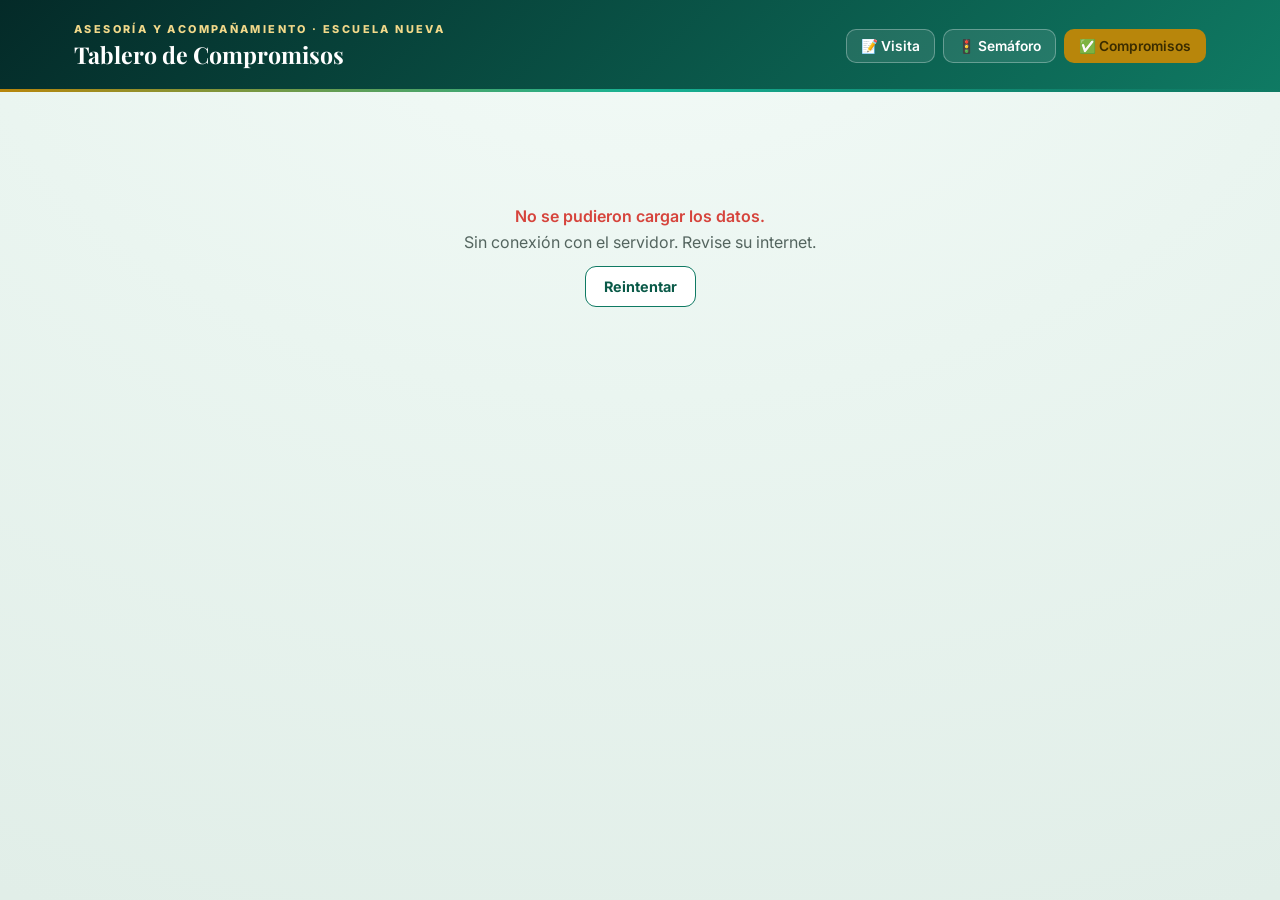
<file: visitas-asesoria/compromisos.html>
<!DOCTYPE html>
<html lang="es">
<head>
<meta charset="UTF-8">
<meta name="viewport" content="width=device-width, initial-scale=1.0">
<title>Compromisos · Visitas Escuela Nueva</title>
<link rel="icon" href="data:image/svg+xml,%3Csvg xmlns='http://www.w3.org/2000/svg' viewBox='0 0 64 64'%3E%3Crect width='64' height='64' rx='14' fill='%230F7A63'/%3E%3Cpath d='M16 22h26v14a13 13 0 0 1-13 13h0a13 13 0 0 1-13-13V22Z' fill='none' stroke='%23fff' stroke-width='4'/%3E%3Cpath d='M42 26h6a6 6 0 0 1 0 12h-6' fill='none' stroke='%23fff' stroke-width='4'/%3E%3Cpath d='M23 9c-2 3 2 5 0 8M32 9c-2 3 2 5 0 8' fill='none' stroke='%23E8C766' stroke-width='3' stroke-linecap='round'/%3E%3C/svg%3E">
<link href="https://fonts.googleapis.com/css2?family=Inter:wght@300;400;600;700;800;900&family=Playfair+Display:wght@700;900&display=swap" rel="stylesheet">
<link rel="stylesheet" href="style.css">
<style>
  .kpis{display:grid;grid-template-columns:repeat(4,1fr);gap:14px;margin-bottom:18px}
  .kpi{background:var(--surf);border:1px solid var(--line);border-radius:16px;padding:15px 18px;display:flex;gap:13px;align-items:center;box-shadow:0 2px 10px rgba(16,60,50,.04)}
  .kpi .ic{width:44px;height:44px;border-radius:12px;display:grid;place-items:center;font-size:1.2rem;background:color-mix(in srgb,var(--ac) 15%,#fff);color:var(--ac)}
  .kpi .num{font-size:1.7rem;font-weight:800;line-height:1;color:var(--ink)}
  .kpi .lab{font-size:.76rem;font-weight:700;color:var(--ink2);margin-top:3px}
  .progress{background:var(--surf);border:1px solid var(--line);border-radius:16px;padding:16px 20px;margin-bottom:18px;box-shadow:0 2px 10px rgba(16,60,50,.04)}
  .progress .ptop{display:flex;justify-content:space-between;font-size:.85rem;font-weight:700;color:var(--ink2);margin-bottom:8px}
  .ptrack{height:14px;border-radius:999px;background:#eef2f3;overflow:hidden}
  .pfill{height:100%;background:linear-gradient(90deg,var(--verde),var(--aqua));transition:.5s}
  .alert{display:none;background:#fff5f3;border:1px solid #f3cfc9;border-radius:14px;padding:13px 16px;margin-bottom:18px;font-size:.88rem;color:#a8322b}
  .alert.warn{background:#fff8e8;border-color:#f1e2b8;color:#8a6a00}
  .alert b{font-weight:800}
  .board{display:grid;grid-template-columns:repeat(3,1fr);gap:14px;align-items:start}
  .col{background:rgba(255,255,255,.6);border:1px solid var(--line);border-radius:16px;padding:14px}
  .col h3{font-size:.82rem;font-weight:800;text-transform:uppercase;letter-spacing:.05em;display:flex;align-items:center;gap:8px;margin-bottom:12px}
  .col .badge-count{background:var(--surf2);color:var(--ink2);border-radius:999px;padding:1px 9px;font-size:.74rem;margin-left:auto}
  .col.pend h3{color:#1f6fb0}.col.cump h3{color:#0c7a52}.col.venc h3{color:#a8322b}
  .ccard{background:#fff;border:1px solid var(--line);border-left:4px solid var(--c);border-radius:13px;padding:13px 14px;margin-bottom:10px;cursor:grab;transition:.15s}
  .ccard:hover{transform:translateY(-2px);box-shadow:0 12px 26px rgba(16,60,50,.12)}
  .ccard:active{cursor:grabbing}
  .ccard.dragging{opacity:.5}
  .col.dragover{outline:2px dashed var(--g4);outline-offset:-4px;background:rgba(63,187,160,.08)}
  .col.nodrop.dragover{outline-color:var(--rojo);background:rgba(214,68,60,.07)}
  .err-box{background:#fff5f3;border:1px solid #f3cfc9;border-radius:12px;padding:14px 16px;color:#a8322b;font-size:.92rem;line-height:1.5}
  .ccard .desc{font-weight:600;font-size:.9rem;line-height:1.35;color:var(--ink)}
  .ccard .meta{font-size:.78rem;color:var(--ink3);margin-top:7px;line-height:1.5}
  .ccard .meta b{color:var(--ink2)}
  .ccard .fecha{display:inline-flex;align-items:center;gap:5px;font-size:.76rem;font-weight:700;margin-top:8px;color:var(--ink2)}
  .col .vacio{font-size:.82rem;color:var(--ink3);text-align:center;padding:18px 8px}
  .mfield{margin-bottom:14px}
  .mfield label{display:block;font-size:.74rem;font-weight:700;text-transform:uppercase;letter-spacing:.04em;color:var(--ink3);margin-bottom:5px}
  .mfield select,.mfield textarea{width:100%;border:1.5px solid var(--line);border-radius:11px;padding:11px 13px;font:inherit;font-size:.95rem;background:#fff;color:var(--ink)}
  .mfield select:focus,.mfield textarea:focus{outline:none;border-color:var(--g4);box-shadow:0 0 0 3px rgba(63,187,160,.18)}
  .minfo{background:var(--surf2);border-radius:12px;padding:12px 14px;font-size:.86rem;color:var(--ink2);line-height:1.5;margin-bottom:16px}
  .minfo b{color:var(--ink)}
  @media(max-width:860px){.kpis{grid-template-columns:repeat(2,1fr)}.board{grid-template-columns:1fr}}
</style>
</head>
<body>
  <div class="topbar">
    <div class="inner">
      <div>
        <div class="kicker">Asesoría y Acompañamiento · Escuela Nueva</div>
        <h1>Tablero de Compromisos</h1>
      </div>
      <nav class="nav">
        <a href="index.html">📝 Visita</a>
        <a href="semaforo.html">🚦 Semáforo</a>
        <a href="compromisos.html" class="active">✅ Compromisos</a>
      </nav>
    </div>
  </div>

  <div class="wrap">
    <div id="loading" class="loading"><div class="spin"></div>Cargando compromisos…</div>
    <div id="dash" style="display:none">
      <div class="kpis" id="kpis"></div>

      <div class="progress">
        <div class="ptop"><span>Avance de cumplimiento</span><span id="pPct">0%</span></div>
        <div class="ptrack"><div class="pfill" id="pFill" style="width:0%"></div></div>
      </div>

      <div class="alert warn" id="alertProx"></div>
      <div class="alert" id="alertVenc"></div>

      <div class="filters">
        <div class="f"><label>Asesor</label><select id="fAsesor"><option value="">Todos</option></select></div>
        <div class="f"><label>Municipio</label><select id="fMun"><option value="">Todos</option></select></div>
        <div class="f"><label>Buscar</label><input id="fBuscar" placeholder="Sede, responsable, texto…"></div>
        <button class="btn ghost" id="clearF" type="button" style="align-self:center">✕ Limpiar filtros</button>
        <span class="count-pill" id="count"></span>
      </div>

      <p class="muted" style="margin:-6px 0 12px">Arrastre una tarjeta a otra columna para cambiar su estado, o haga clic para editarla.</p>
      <div class="board">
        <div class="col pend" data-col="pend"><h3>🔵 Pendiente <span class="badge-count" id="cPend">0</span></h3><div id="colPend"></div></div>
        <div class="col cump" data-col="cump"><h3>🟢 Cumplido <span class="badge-count" id="cCump">0</span></h3><div id="colCump"></div></div>
        <div class="col venc" data-col="venc"><h3>🔴 Vencido <span class="badge-count" id="cVenc">0</span></h3><div id="colVenc"></div></div>
      </div>
    </div>
  </div>

  <div class="modal" id="modal"><div class="box">
    <div class="mhead"><button class="x" id="mClose">&times;</button>
      <h3>Actualizar compromiso</h3><div class="msub" id="mSub"></div></div>
    <div class="mbody">
      <div class="minfo" id="mInfo"></div>
      <div class="mfield"><label>Estado</label>
        <select id="mEstado"><option value="Pendiente">Pendiente</option><option value="Cumplido">Cumplido</option></select></div>
      <div class="mfield"><label>Observaciones</label>
        <textarea id="mObs" rows="3" placeholder="Notas de verificación…"></textarea></div>
      <div style="display:flex;gap:10px;justify-content:flex-end">
        <button class="btn ghost" id="mCancel">Cancelar</button>
        <button class="btn primary" id="mSave">Guardar cambios</button>
      </div>
    </div>
  </div></div>

  <!-- Modal de alerta (p. ej. intento de mover a Vencido) -->
  <div class="modal" id="alertModal"><div class="box">
    <div class="mhead"><button class="x" id="aClose">&times;</button>
      <h3 id="aTit">Acción no permitida</h3></div>
    <div class="mbody">
      <div class="err-box" id="aMsg"></div>
      <div style="display:flex;justify-content:flex-end;margin-top:16px"><button class="btn primary" id="aOk">Entendido</button></div>
    </div>
  </div></div>

  <div class="toast" id="toast"></div>

  <script src="config.js"></script>
  <script src="compromisos.js"></script>
</body>
</html>
</file>
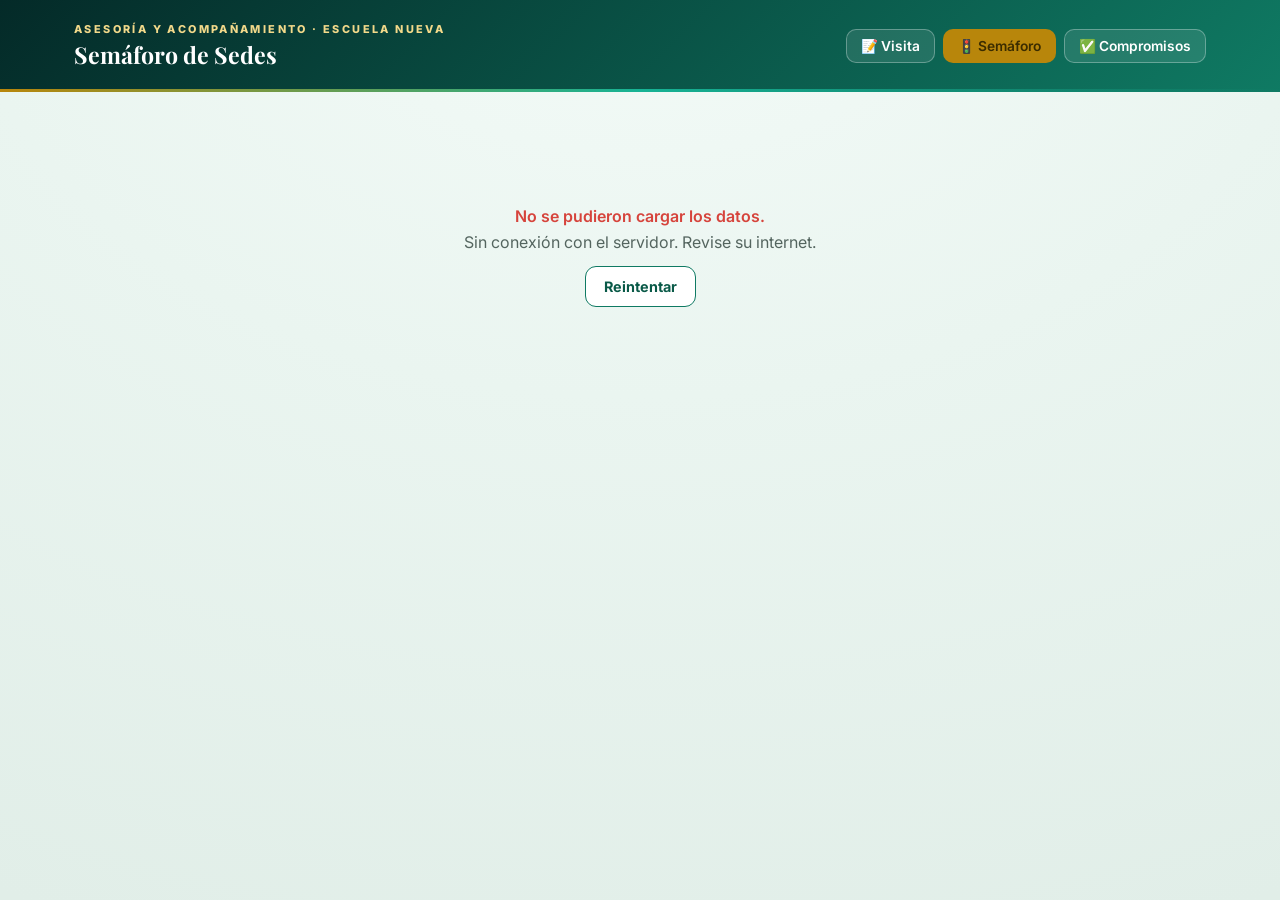
<file: visitas-asesoria/semaforo.html>
<!DOCTYPE html>
<html lang="es">
<head>
<meta charset="UTF-8">
<meta name="viewport" content="width=device-width, initial-scale=1.0">
<title>Semáforo · Visitas Escuela Nueva</title>
<link rel="icon" href="data:image/svg+xml,%3Csvg xmlns='http://www.w3.org/2000/svg' viewBox='0 0 64 64'%3E%3Crect width='64' height='64' rx='14' fill='%230F7A63'/%3E%3Cpath d='M16 22h26v14a13 13 0 0 1-13 13h0a13 13 0 0 1-13-13V22Z' fill='none' stroke='%23fff' stroke-width='4'/%3E%3Cpath d='M42 26h6a6 6 0 0 1 0 12h-6' fill='none' stroke='%23fff' stroke-width='4'/%3E%3Cpath d='M23 9c-2 3 2 5 0 8M32 9c-2 3 2 5 0 8' fill='none' stroke='%23E8C766' stroke-width='3' stroke-linecap='round'/%3E%3C/svg%3E">
<link href="https://fonts.googleapis.com/css2?family=Inter:wght@300;400;600;700;800;900&family=Playfair+Display:wght@700;900&display=swap" rel="stylesheet">
<link rel="stylesheet" href="style.css">
<style>
  .kpis{display:grid;grid-template-columns:repeat(4,1fr);gap:14px;margin-bottom:20px}
  .kpi{background:var(--surf);border:1px solid var(--line);border-radius:16px;padding:15px 18px;display:flex;gap:13px;align-items:center;box-shadow:0 2px 10px rgba(16,60,50,.04)}
  .kpi .ic{width:44px;height:44px;border-radius:12px;display:grid;place-items:center;font-size:1.2rem;background:color-mix(in srgb,var(--ac) 15%,#fff);color:var(--ac)}
  .kpi .num{font-size:1.7rem;font-weight:800;line-height:1;color:var(--ink)}
  .kpi .lab{font-size:.76rem;font-weight:700;color:var(--ink2);margin-top:3px}
  .sedes{display:grid;grid-template-columns:repeat(auto-fill,minmax(280px,1fr));gap:14px}
  .sede{background:var(--surf);border:1px solid var(--line);border-left:5px solid var(--c);border-radius:16px;padding:16px 18px;cursor:pointer;
    transition:.15s;box-shadow:0 2px 10px rgba(16,60,50,.04)}
  .sede:hover{transform:translateY(-2px);box-shadow:0 14px 30px rgba(16,60,50,.12)}
  .sede .muni{font-size:.74rem;font-weight:700;text-transform:uppercase;letter-spacing:.04em;color:var(--ink3)}
  .sede .nom{font-weight:800;font-size:1.05rem;color:var(--ink);margin:2px 0 2px}
  .sede .inst{font-size:.86rem;color:var(--ink2)}
  .sede .row{display:flex;align-items:center;justify-content:space-between;margin-top:12px;gap:8px}
  .sede .asesor{font-size:.78rem;color:var(--ink3)}
  /* modal detalle */
  .grp{margin-bottom:16px}
  .grp h4{font-size:.78rem;font-weight:800;text-transform:uppercase;letter-spacing:.04em;margin-bottom:8px;display:flex;align-items:center;gap:7px}
  .grp.g-verde h4{color:#0c7a52}.grp.g-amar h4{color:#8a6a00}.grp.g-rojo h4{color:#a8322b}
  .grp ul{list-style:none;display:flex;flex-direction:column;gap:6px}
  .grp li{font-size:.88rem;color:var(--ink);background:var(--surf2);border-radius:10px;padding:8px 12px}
  .reco{background:#fff8e8;border:1px solid #f1e2b8;border-radius:12px;padding:13px 15px;font-size:.9rem;color:var(--ink);line-height:1.5}
  .reco .k{display:block;font-weight:800;color:var(--gold2);font-size:.74rem;text-transform:uppercase;letter-spacing:.04em;margin-bottom:4px}
  .scorebar{display:flex;align-items:center;gap:12px;margin-bottom:18px}
  .scorebar .val{font-size:2rem;font-weight:800;color:var(--emerald-d)}
  @media(max-width:860px){.kpis{grid-template-columns:repeat(2,1fr)}}
</style>
</head>
<body>
  <div class="topbar">
    <div class="inner">
      <div>
        <div class="kicker">Asesoría y Acompañamiento · Escuela Nueva</div>
        <h1>Semáforo de Sedes</h1>
      </div>
      <nav class="nav">
        <a href="index.html">📝 Visita</a>
        <a href="semaforo.html" class="active">🚦 Semáforo</a>
        <a href="compromisos.html">✅ Compromisos</a>
      </nav>
    </div>
  </div>

  <div class="wrap">
    <div id="loading" class="loading"><div class="spin"></div>Cargando sedes…</div>
    <div id="dash" style="display:none">
      <div class="kpis" id="kpis"></div>
      <div class="filters">
        <div class="f"><label>Municipio</label><select id="fMun"><option value="">Todos</option></select></div>
        <div class="f"><label>Institución</label><select id="fInst"><option value="">Todas</option></select></div>
        <div class="f"><label>Calificación</label><select id="fCal">
          <option value="">Todas</option><option value="VERDE">🟢 Verde</option>
          <option value="AMARILLO">🟡 Amarillo</option><option value="ROJO">🔴 Rojo</option></select></div>
        <button class="btn ghost" id="clearF" type="button" style="align-self:center">✕ Limpiar filtros</button>
        <span class="count-pill" id="count"></span>
      </div>
      <div class="sedes" id="sedes"></div>
    </div>
  </div>

  <div class="modal" id="modal"><div class="box">
    <div class="mhead"><button class="x" id="mClose">&times;</button>
      <h3 id="mTit"></h3><div class="msub" id="mSub"></div></div>
    <div class="mbody" id="mBody"></div>
  </div></div>

  <script src="config.js"></script>
  <script src="semaforo.js"></script>
</body>
</html>
</file>
<file: visitas-asesoria/style.css>
/* ===========================================================
   Visitas Escuela Nueva — estilos compartidos (tono claro)
   Paleta esmeralda/aguamarina/dorado, consistente con el sitio.
   =========================================================== */
*,*::before,*::after{box-sizing:border-box;margin:0;padding:0}
:root{
  --emerald:#0F7A63;--emerald-d:#0A5A48;--g1:#042A28;--g3:#2E9E82;--g4:#3FBBA0;--aqua:#17B395;
  --gold:#B8860B;--gold2:#9A6B08;
  --ink:#1C2C28;--ink2:#54655F;--ink3:#7E8E89;
  --surf:#FFFFFF;--surf2:#EFF5F2;--line:#DBE6E1;
  /* Semáforo / estados */
  --verde:#17a673;--amarillo:#d99400;--rojo:#d6443c;
  --pend:#2f8fd6;
}
html{scroll-behavior:smooth}
body{font-family:'Inter',system-ui,-apple-system,Segoe UI,Roboto,sans-serif;color:var(--ink);
  background:radial-gradient(120% 120% at 50% -10%,#F4FBF8 0%,#EAF5F0 45%,#E1EEE8 100%) fixed;
  min-height:100vh;-webkit-font-smoothing:antialiased}

/* ---- Encabezado de página ---- */
.topbar{background:linear-gradient(135deg,var(--g1),var(--emerald));color:#fff;position:relative}
.topbar::after{content:"";position:absolute;left:0;right:0;bottom:0;height:3px;
  background:linear-gradient(90deg,var(--gold),var(--aqua),transparent)}
.topbar .inner{max-width:1180px;margin:0 auto;padding:22px 24px;display:flex;align-items:center;justify-content:space-between;gap:16px;flex-wrap:wrap}
.topbar .kicker{font-size:.68rem;letter-spacing:.22em;text-transform:uppercase;color:#F2D98A;font-weight:800}
.topbar h1{font-family:'Playfair Display',Georgia,serif;font-size:1.45rem;font-weight:700;margin-top:3px}
.nav{display:flex;gap:8px;flex-wrap:wrap}
.nav a{color:#fff;text-decoration:none;font-weight:600;font-size:.86rem;border:1px solid rgba(255,255,255,.3);
  background:rgba(255,255,255,.1);border-radius:10px;padding:8px 14px;transition:.15s;display:inline-flex;align-items:center;gap:6px}
.nav a:hover{background:rgba(255,255,255,.22)}
.nav a.active{background:var(--gold);color:#3a2c00;border-color:transparent}

/* ---- Contenedores ---- */
.wrap{max-width:1180px;margin:0 auto;padding:24px 22px 60px}
.wrap-narrow{max-width:840px}
.card{background:linear-gradient(160deg,#FFFFFF,#FAFDFB 60%,#F4FAF7);border:1px solid var(--line);border-radius:20px;
  box-shadow:0 18px 50px -24px rgba(16,60,50,.28),0 2px 10px rgba(16,60,50,.05)}
.panel{background:var(--surf);border:1px solid var(--line);border-radius:18px;padding:20px 22px;margin-bottom:16px;box-shadow:0 2px 10px rgba(16,60,50,.04)}
.panel h2{font-size:1.02rem;font-weight:800;color:var(--emerald-d);display:flex;align-items:center;gap:8px}
.panel .ph-sub{font-size:.8rem;color:var(--ink3);margin:4px 0 16px}

/* ---- Formularios ---- */
.fld{margin-bottom:14px}
.fld label{display:block;font-size:.74rem;font-weight:700;letter-spacing:.04em;text-transform:uppercase;color:var(--ink3);margin-bottom:5px}
.fld input,.fld textarea,.fld select{width:100%;border:1.5px solid var(--line);border-radius:11px;padding:11px 13px;font:inherit;font-size:.95rem;color:var(--ink);background:#fff;transition:.15s}
.fld input:focus,.fld textarea:focus,.fld select:focus{outline:none;border-color:var(--g4);box-shadow:0 0 0 3px rgba(63,187,160,.18)}
.fld .req{color:var(--rojo)}
.grid2{display:grid;grid-template-columns:1fr 1fr;gap:14px}
.grid3{display:grid;grid-template-columns:1fr 1fr 1fr;gap:14px}

/* ---- Botones ---- */
.btn{border:1.5px solid var(--emerald);background:#fff;color:var(--emerald-d);border-radius:11px;padding:11px 18px;
  font:inherit;font-weight:700;font-size:.9rem;cursor:pointer;transition:.15s;text-decoration:none;display:inline-flex;align-items:center;gap:7px}
.btn:hover{background:var(--surf2)}
.btn.primary{background:linear-gradient(135deg,var(--emerald),var(--aqua));color:#fff;border-color:transparent;
  box-shadow:0 12px 26px rgba(15,122,99,.28)}
.btn.primary:hover{transform:translateY(-1px);box-shadow:0 16px 32px rgba(15,122,99,.36)}
.btn.ghost{border-color:var(--line);color:var(--ink2)}
.btn:disabled{opacity:.6;cursor:not-allowed;transform:none}

/* ---- Píldoras / badges ---- */
.pill{border-radius:999px;padding:4px 12px;font-size:.78rem;font-weight:700;display:inline-flex;align-items:center;gap:6px}
.pill.verde{background:rgba(23,166,115,.14);color:#0c7a52}
.pill.amarillo{background:rgba(217,148,0,.16);color:#8a6a00}
.pill.rojo{background:rgba(214,68,60,.14);color:#a8322b}
.pill.pend{background:rgba(47,143,214,.14);color:#1f6fb0}

.dot{width:11px;height:11px;border-radius:50%;display:inline-block}
.dot.verde{background:var(--verde)}.dot.amarillo{background:var(--amarillo)}.dot.rojo{background:var(--rojo)}.dot.pend{background:var(--pend)}

/* ---- Filtros ---- */
.filters{display:flex;gap:14px;flex-wrap:wrap;align-items:end;background:var(--surf);border:1px solid var(--line);
  border-radius:16px;padding:14px 18px;margin-bottom:20px;box-shadow:0 2px 10px rgba(16,60,50,.04)}
.filters .f{display:flex;flex-direction:column;gap:5px}
.filters label{font-size:.7rem;font-weight:700;text-transform:uppercase;letter-spacing:.05em;color:var(--ink3)}
.filters input,.filters select{border:1.5px solid var(--line);border-radius:10px;padding:9px 12px;font:inherit;font-size:.9rem;background:#fbfdfe;min-width:170px;color:var(--ink)}
.filters input:focus,.filters select:focus{outline:none;border-color:var(--g4);box-shadow:0 0 0 3px rgba(63,187,160,.16)}
.count-pill{margin-left:auto;align-self:center;background:var(--surf2);color:var(--emerald-d);font-weight:700;font-size:.82rem;border-radius:999px;padding:7px 15px}

/* ---- Estados de carga ---- */
.loading{text-align:center;padding:90px 20px;color:var(--ink2)}
.spin{width:36px;height:36px;border:3px solid #d4e2dc;border-top-color:var(--aqua);border-radius:50%;margin:0 auto 14px;animation:spin 1s linear infinite}
@keyframes spin{to{transform:rotate(360deg)}}
.empty{text-align:center;color:var(--ink3);padding:48px 20px}

/* ---- Modal ---- */
.modal{position:fixed;inset:0;background:rgba(10,40,35,.55);backdrop-filter:blur(4px);display:none;
  align-items:flex-start;justify-content:center;padding:5vh 16px;z-index:100;overflow:auto}
.modal.show{display:flex}
.modal .box{background:#fff;border-radius:22px;max-width:680px;width:100%;box-shadow:0 30px 80px rgba(0,0,0,.35);overflow:hidden}
.modal .mhead{background:linear-gradient(135deg,#F4FAF7,#EAF5F0);border-bottom:1px solid var(--line);padding:20px 24px;position:relative}
.modal .mhead h3{font-family:'Playfair Display',Georgia,serif;font-size:1.3rem;color:var(--emerald-d)}
.modal .mhead .msub{font-size:.85rem;color:var(--ink2);margin-top:3px}
.modal .mbody{padding:22px 24px}
.modal .x{position:absolute;top:16px;right:18px;width:36px;height:36px;border-radius:50%;border:none;background:#fff;
  box-shadow:0 2px 8px rgba(0,0,0,.12);font-size:1.3rem;line-height:1;cursor:pointer;color:var(--ink2);transition:.15s}
.modal .x:hover{background:var(--surf2)}

.toast{position:fixed;left:50%;bottom:26px;transform:translateX(-50%) translateY(20px);opacity:0;
  background:var(--emerald-d);color:#fff;padding:12px 22px;border-radius:12px;font-weight:600;font-size:.9rem;
  box-shadow:0 12px 30px rgba(0,0,0,.25);transition:.25s;z-index:200;pointer-events:none}
.toast.show{opacity:1;transform:translateX(-50%) translateY(0)}

@media(max-width:640px){.grid2,.grid3{grid-template-columns:1fr}}

@media(max-width:560px){
  .wrap{padding:18px 14px 50px}
  .topbar .inner{padding:16px 16px}
  .topbar h1{font-size:1.2rem}
  .topbar .kicker{font-size:.62rem;letter-spacing:.16em}
  .nav{width:100%}
  .nav a{flex:1;justify-content:center;padding:8px 6px;font-size:.8rem}
  .panel{padding:16px 16px}
  .filters{padding:12px 14px;gap:10px}
  .filters .f{flex:1 1 100%}
  .filters input,.filters select{min-width:0;width:100%}
  .count-pill{margin-left:0}
  .modal{padding:3vh 10px}
  .modal .mhead{padding:18px 18px}
  .modal .mbody{padding:18px 18px}
  .modal .mhead h3{font-size:1.15rem}
}
</file>
